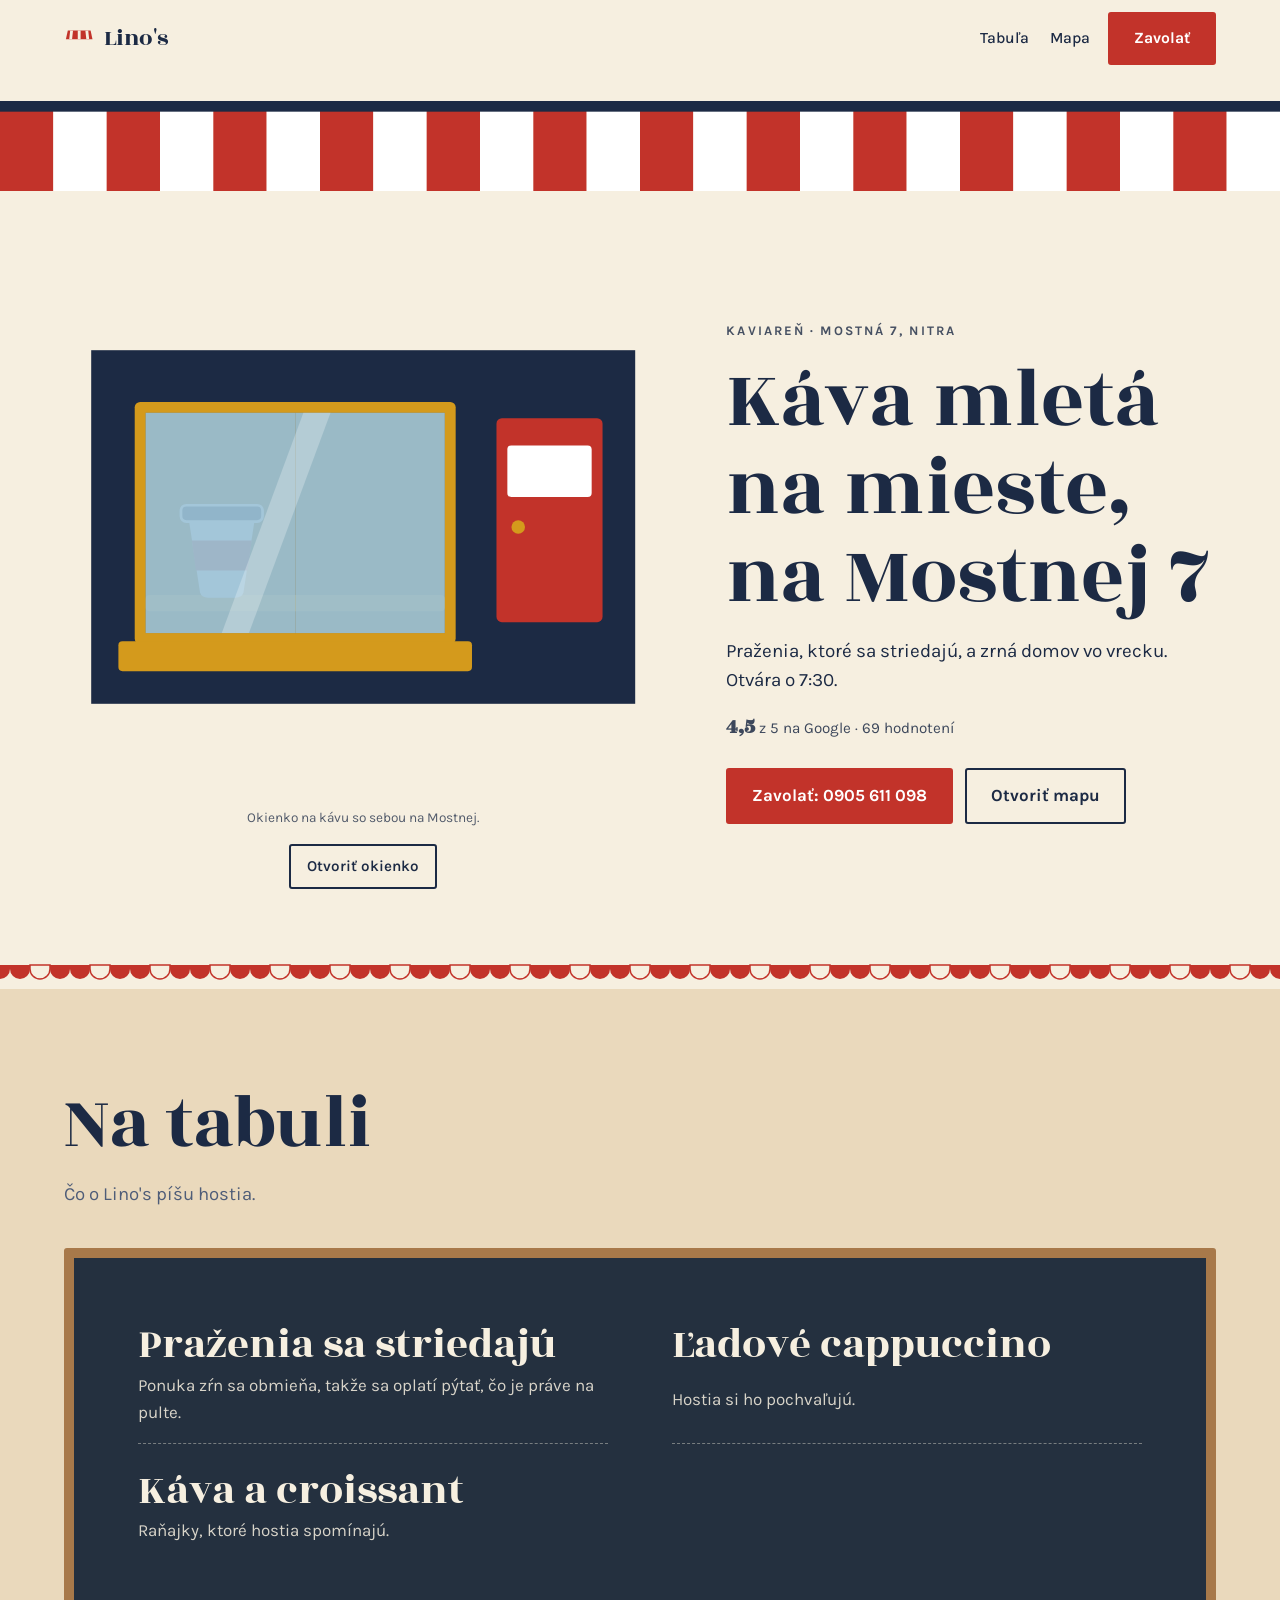
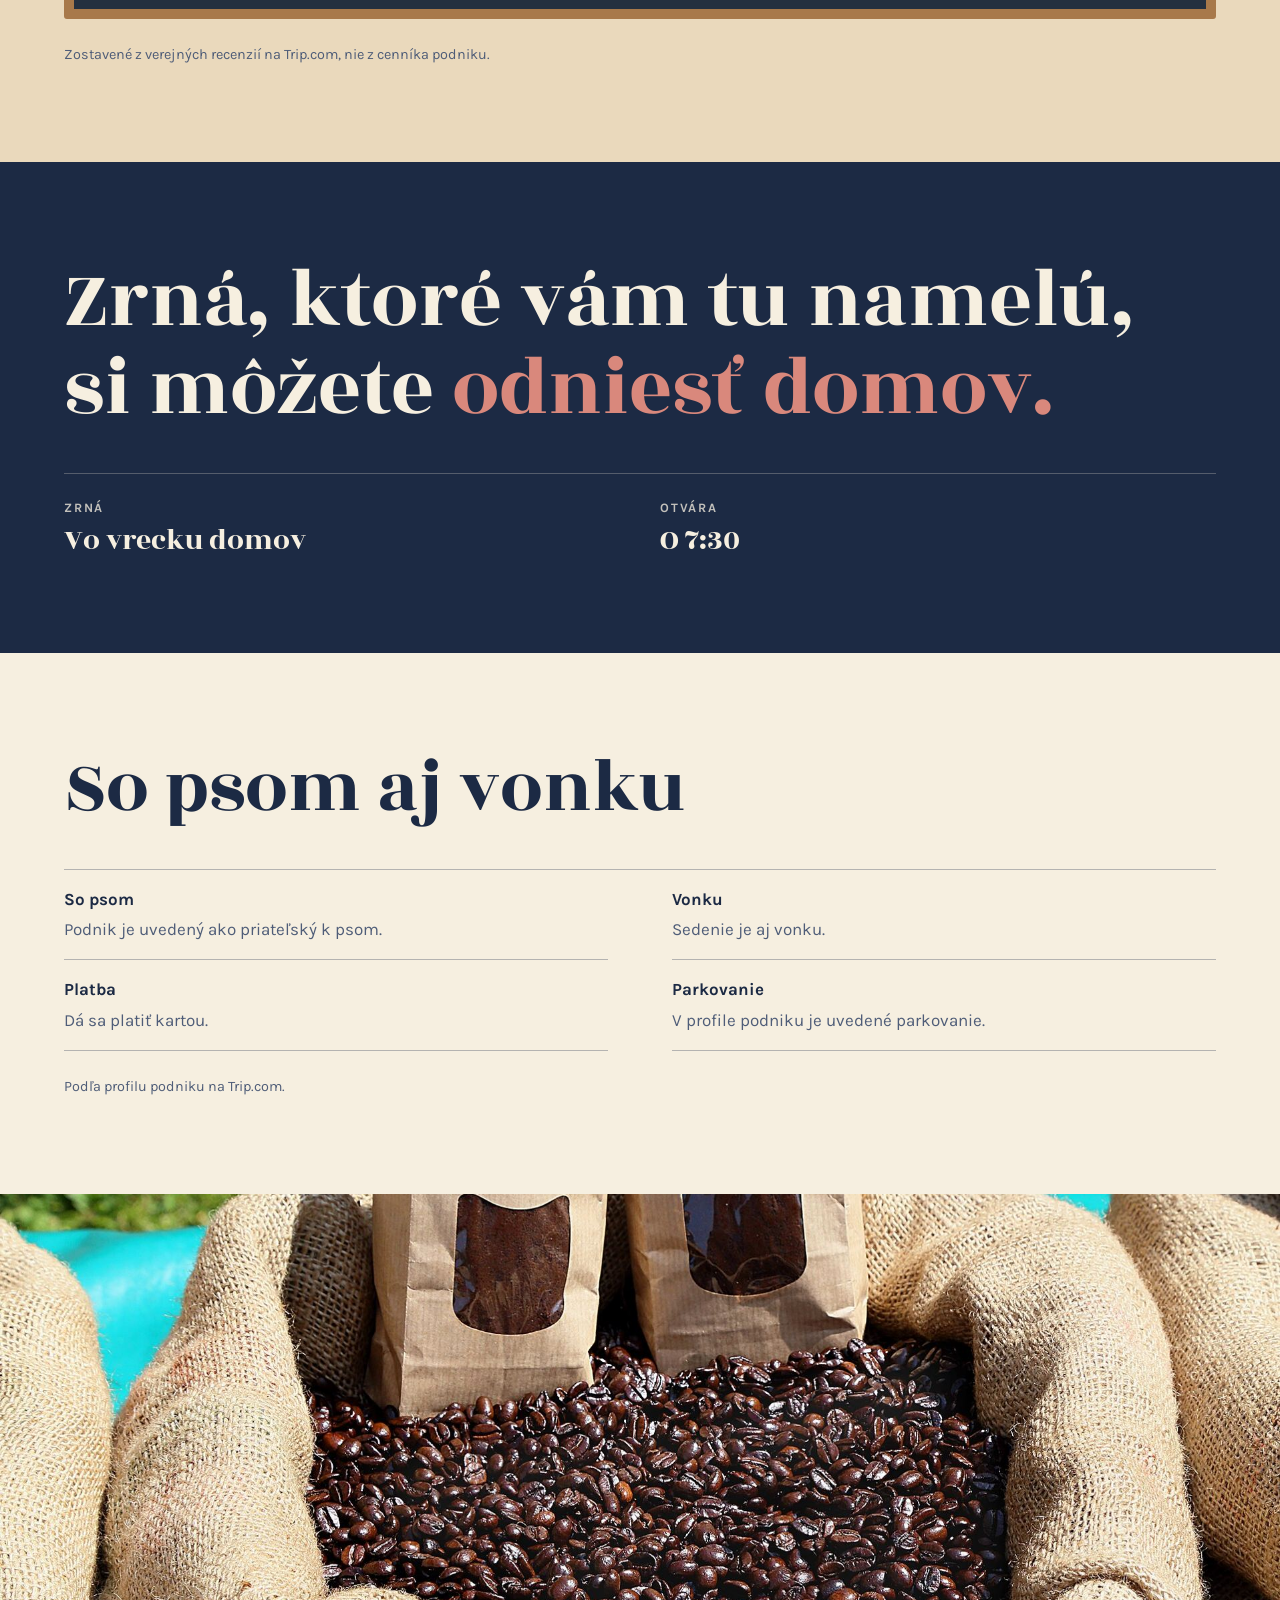
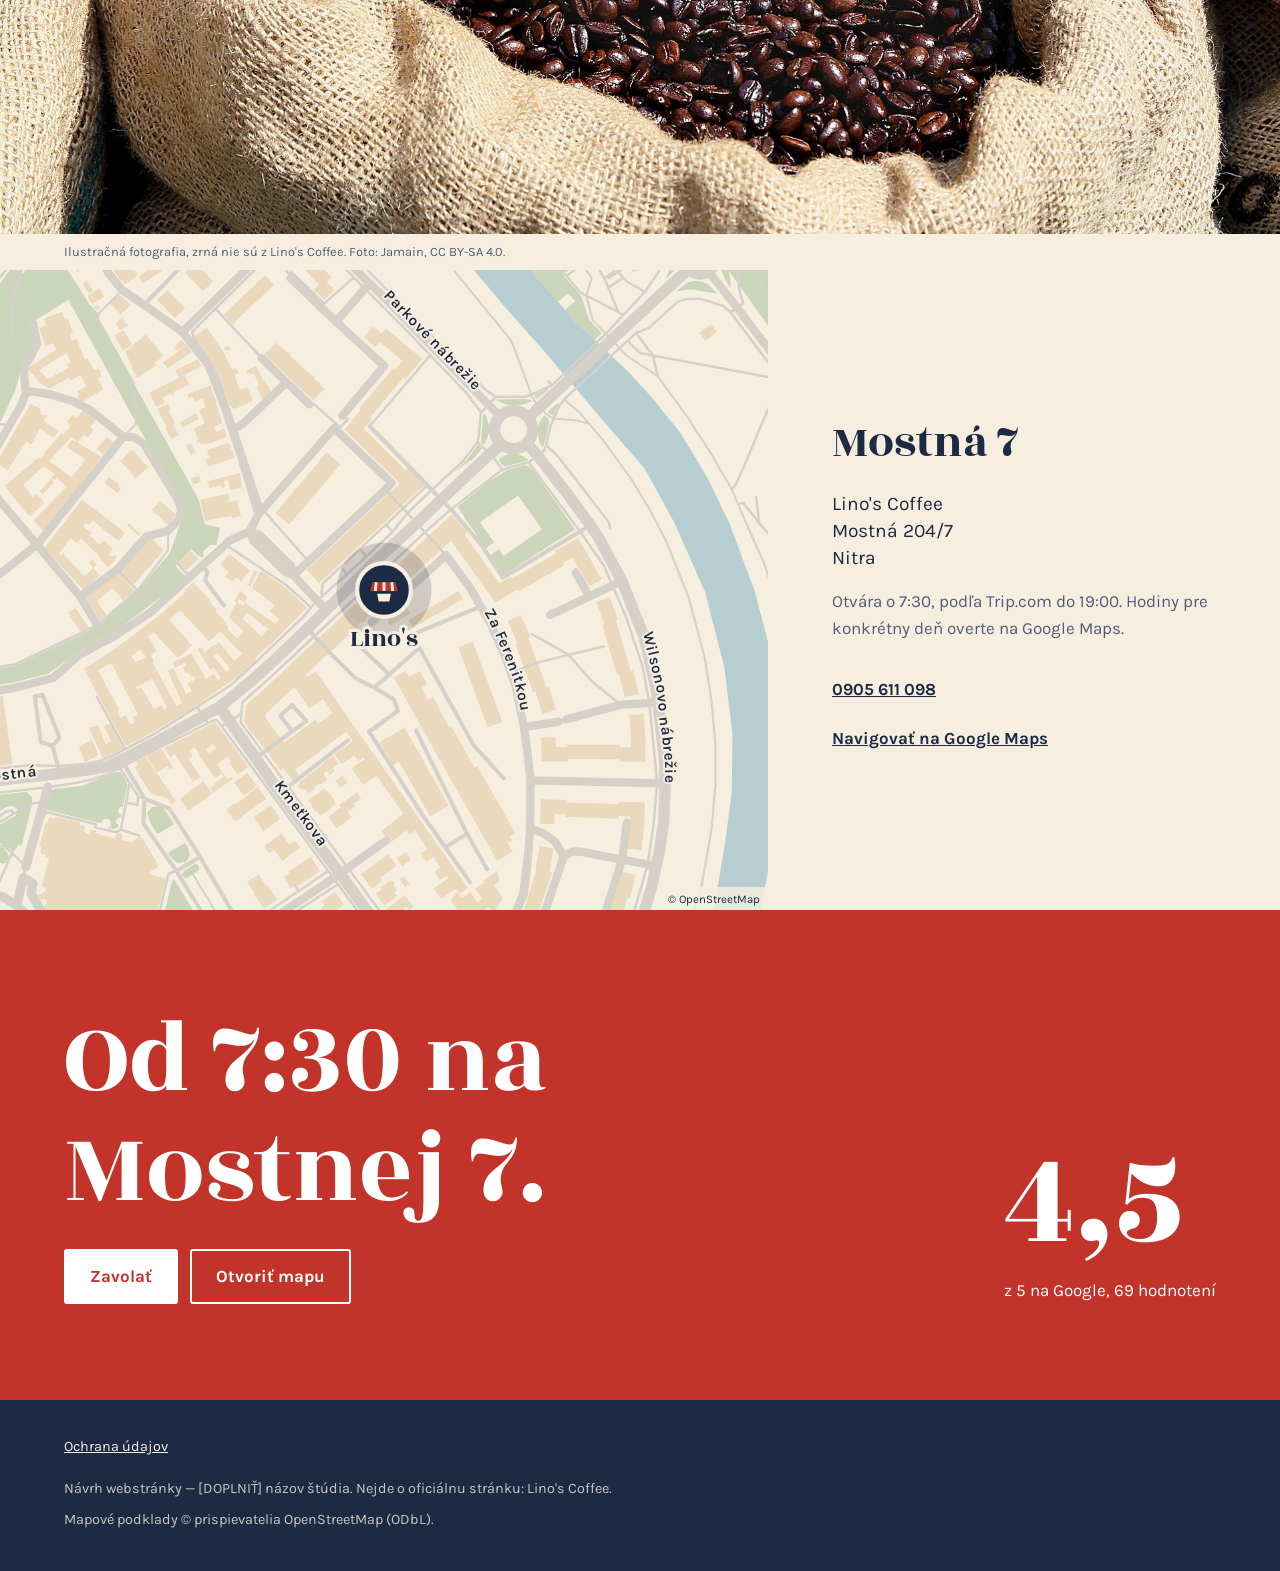
<file: index.html>
<!doctype html>
<html lang="sk">
<head>
  <meta charset="utf-8">
  <meta name="viewport" content="width=device-width, initial-scale=1">
  <title>Lino's Coffee Nitra | Káva mletá na mieste, Mostná 7</title>
  <meta name="description" content="Lino's Coffee na Mostnej 7 v Nitre: káva mletá na mieste, striedajúce sa praženia, zrná domov a ľadové cappuccino.">
  <meta name="theme-color" content="#f6efe0">
  <meta property="og:type" content="website">
  <meta property="og:locale" content="sk_SK">
  <meta property="og:title" content="Lino's Coffee Nitra | Káva mletá na mieste, Mostná 7">
  <meta property="og:description" content="Kaviareň na Mostnej 7 v Nitre.">
  <meta property="og:image" content="assets/og.jpg">
  <meta property="og:image:width" content="1200">
  <meta property="og:image:height" content="630">
  <meta property="og:image:alt" content="Pruhovaná markíza nad kaviarenským oknom a pultom s papierovým pohárom kávy">
  <link rel="icon" href="assets/favicon.svg" type="image/svg+xml">
  <link rel="preconnect" href="https://fonts.googleapis.com">
  <link rel="preconnect" href="https://fonts.gstatic.com" crossorigin>
  <link href="https://fonts.googleapis.com/css2?family=Rozha+One&family=Karla:wght@400;500;700&display=swap" rel="stylesheet">
  <link rel="stylesheet" href="style.css">
  <script defer src="idea.js"></script>
  <script defer src="site.js"></script>
  <script type="application/ld+json">
{
  "@context": "https://schema.org",
  "@type": "CafeOrCoffeeShop",
  "name": "Lino's Coffee",
  "address": {
    "@type": "PostalAddress",
    "streetAddress": "Mostná 204/7",
    "addressLocality": "Nitra",
    "addressCountry": "SK"
  },
  "telephone": "+421905611098"
}
  </script>
</head>
<body>
  <a class="skip-link" href="#ponuka">Preskočiť na obsah</a>

  <header class="topbar">
    <a class="brand" href="#top" aria-label="Lino's Coffee, začiatok stránky"><svg class="brand-mark" viewBox="0 0 32 32" aria-hidden="true" focusable="false"><path d="M4 8 H28 L30 17 H2Z" fill="#c2332a"/><path d="M8 8 L7 17 M16 8 V17 M24 8 L25 17" stroke="#f6efe0" stroke-width="3"/><path d="M9 20 H23 L21.5 28 H10.5Z" fill="#f6efe0"/></svg><span>Lino's</span></a>
    <nav class="topbar-nav" aria-label="Hlavná navigácia">
      <a href="#ponuka">Tabuľa</a>
      <a href="#hodiny">Mapa</a>
      <a class="button topbar-cta" href="tel:+421905611098">Zavolať</a>
    </nav>
  </header>

  <main id="top">
    <section class="hero hero--reverse">
<div class="hero-banner hero-banner--awning" aria-hidden="true"><svg class="art" viewBox="0 0 1200 130" preserveAspectRatio="xMidYMin slice"><g class="awning"><rect class="fa1" x="0" y="0" width="50" height="100"/><path class="fa1" d="M0 100 A25 25 0 0 0 50 100Z"/><rect class="fa6" x="50" y="0" width="50" height="100"/><path class="fa6" d="M50 100 A25 25 0 0 0 100 100Z"/><rect class="fa1" x="100" y="0" width="50" height="100"/><path class="fa1" d="M100 100 A25 25 0 0 0 150 100Z"/><rect class="fa6" x="150" y="0" width="50" height="100"/><path class="fa6" d="M150 100 A25 25 0 0 0 200 100Z"/><rect class="fa1" x="200" y="0" width="50" height="100"/><path class="fa1" d="M200 100 A25 25 0 0 0 250 100Z"/><rect class="fa6" x="250" y="0" width="50" height="100"/><path class="fa6" d="M250 100 A25 25 0 0 0 300 100Z"/><rect class="fa1" x="300" y="0" width="50" height="100"/><path class="fa1" d="M300 100 A25 25 0 0 0 350 100Z"/><rect class="fa6" x="350" y="0" width="50" height="100"/><path class="fa6" d="M350 100 A25 25 0 0 0 400 100Z"/><rect class="fa1" x="400" y="0" width="50" height="100"/><path class="fa1" d="M400 100 A25 25 0 0 0 450 100Z"/><rect class="fa6" x="450" y="0" width="50" height="100"/><path class="fa6" d="M450 100 A25 25 0 0 0 500 100Z"/><rect class="fa1" x="500" y="0" width="50" height="100"/><path class="fa1" d="M500 100 A25 25 0 0 0 550 100Z"/><rect class="fa6" x="550" y="0" width="50" height="100"/><path class="fa6" d="M550 100 A25 25 0 0 0 600 100Z"/><rect class="fa1" x="600" y="0" width="50" height="100"/><path class="fa1" d="M600 100 A25 25 0 0 0 650 100Z"/><rect class="fa6" x="650" y="0" width="50" height="100"/><path class="fa6" d="M650 100 A25 25 0 0 0 700 100Z"/><rect class="fa1" x="700" y="0" width="50" height="100"/><path class="fa1" d="M700 100 A25 25 0 0 0 750 100Z"/><rect class="fa6" x="750" y="0" width="50" height="100"/><path class="fa6" d="M750 100 A25 25 0 0 0 800 100Z"/><rect class="fa1" x="800" y="0" width="50" height="100"/><path class="fa1" d="M800 100 A25 25 0 0 0 850 100Z"/><rect class="fa6" x="850" y="0" width="50" height="100"/><path class="fa6" d="M850 100 A25 25 0 0 0 900 100Z"/><rect class="fa1" x="900" y="0" width="50" height="100"/><path class="fa1" d="M900 100 A25 25 0 0 0 950 100Z"/><rect class="fa6" x="950" y="0" width="50" height="100"/><path class="fa6" d="M950 100 A25 25 0 0 0 1000 100Z"/><rect class="fa1" x="1000" y="0" width="50" height="100"/><path class="fa1" d="M1000 100 A25 25 0 0 0 1050 100Z"/><rect class="fa6" x="1050" y="0" width="50" height="100"/><path class="fa6" d="M1050 100 A25 25 0 0 0 1100 100Z"/><rect class="fa1" x="1100" y="0" width="50" height="100"/><path class="fa1" d="M1100 100 A25 25 0 0 0 1150 100Z"/><rect class="fa6" x="1150" y="0" width="50" height="100"/><path class="fa6" d="M1150 100 A25 25 0 0 0 1200 100Z"/></g><rect class="fa3" x="0" y="0" width="1200" height="10"/></svg></div>
      <div class="hero-copy">
        <p class="hero-kicker">Kaviareň · Mostná 7, Nitra</p>
        <h1>Káva mletá na mieste, na Mostnej 7</h1>
        <p class="hero-lede">Praženia, ktoré sa striedajú, a zrná domov vo vrecku. Otvára o 7:30.</p>
        <p class="hero-rating"><strong>4,5</strong> z 5 na Google · 69 hodnotení</p>
        <div class="actions">
          <a class="button" href="tel:+421905611098">Zavolať: 0905 611 098</a>
          <a class="button button-ghost" href="https://www.google.com/maps/search/?api=1&amp;query=Lino%27s%20Coffee%20Mostn%C3%A1%20204/7%20Nitra" rel="noopener">Otvoriť mapu</a>
        </div>
      </div>
      <div class="hero-art">
        <svg class="art linos" viewBox="0 0 440 280" role="img" aria-label="Pruhovaná markíza nad kaviarenským oknom a pultom s papierovým pohárom kávy">
<rect class="fa3" x="20" y="10" width="400" height="260"/>
<rect class="fa5" x="52" y="48" width="236" height="178" rx="4"/>
<rect x="60" y="56" width="220" height="162" fill="#000" opacity=".35"/>
<rect class="fa5" x="60" y="190" width="220" height="12" rx="3"/>
<path class="sa6 steam" style="--i:0" stroke-width="4" d="M104 118 q-8 -14 0 -26 q8 -12 0 -24"/><path class="sa6 steam" style="--i:1" stroke-width="4" d="M124 118 q-8 -14 0 -26 q8 -12 0 -24"/>
<rect class="fa3" x="86" y="124" width="60" height="12" rx="4" stroke="var(--art-6)" stroke-width="2"/>
<path class="fa6" d="M92 136 H140 L132 188 Q131 192 126 192 H106 Q101 192 100 188Z"/>
<path class="fa1" d="M94 150 H138 L135 172 H97Z"/>
<rect class="fa4 pane pane-slide" x="60" y="56" width="110" height="162" opacity=".92"/>
<rect class="fa4 pane" x="170" y="56" width="110" height="162" opacity=".92"/>
<path d="M176 56 L196 56 L136 218 L116 218Z" fill="#fff" opacity=".25"/>
<rect class="fa5" x="40" y="224" width="260" height="22" rx="3"/>
<rect class="fa1" x="318" y="60" width="78" height="150" rx="4"/>
<circle class="fa5" cx="334" cy="140" r="5"/>
<rect class="fa6" x="326" y="80" width="62" height="38" rx="3"/>
        </svg>
<p class="idea-hint">Okienko na kávu so sebou na Mostnej.</p>
<div class="controls"><button class="control" type="button" data-window aria-pressed="false">Otvoriť okienko</button></div>
      </div>
    </section>

    <div class="divider" aria-hidden="true"></div>

    <section class="block tone-alt " id="ponuka">
      <div class="block-inner">
        <h2 class="block-title">Na tabuli</h2><p class="block-lead">Čo o Lino's píšu hostia.</p>
        <div class="chalkboard"><div class="chalk-line"><span class="chalk-name">Praženia sa striedajú</span><p class="chalk-text">Ponuka zŕn sa obmieňa, takže sa oplatí pýtať, čo je práve na pulte.</p></div><div class="chalk-line"><span class="chalk-name">Ľadové cappuccino</span><p class="chalk-text">Hostia si ho pochvaľujú.</p></div><div class="chalk-line"><span class="chalk-name">Káva a croissant</span><p class="chalk-text">Raňajky, ktoré hostia spomínajú.</p></div></div>
        <p class="block-note">Zostavené z verejných recenzií na Trip.com, nie z cenníka podniku.</p>
      </div>
    </section>

    <section class="block tone-ink ">
      <div class="block-inner">
        <p class="statement-text">Zrná, ktoré vám tu namelú, si môžete <em>odniesť domov.</em></p>
        <dl class="statement-facts"><div><dt>Zrná</dt><dd>Vo vrecku domov</dd></div><div><dt>Otvára</dt><dd>O 7:30</dd></div></dl>
      </div>
    </section>

    <section class="block tone-base ">
      <div class="block-inner">
        <h2 class="block-title">So psom aj vonku</h2>
        <ul class="notes"><li class="note"><span class="note-title">So psom</span><p class="note-text">Podnik je uvedený ako priateľský k psom.</p></li><li class="note"><span class="note-title">Vonku</span><p class="note-text">Sedenie je aj vonku.</p></li><li class="note"><span class="note-title">Platba</span><p class="note-text">Dá sa platiť kartou.</p></li><li class="note"><span class="note-title">Parkovanie</span><p class="note-text">V profile podniku je uvedené parkovanie.</p></li></ul>
        <p class="block-note">Podľa profilu podniku na Trip.com.</p>
      </div>
    </section>

    <section class="block tone-base ">
      <figure class="photo-band">
        <img src="assets/photos/kavove-zrna.jpg" width="1916" height="1280" alt="Jutové vrece plné pražených kávových zŕn a dve papierové vrecká s kávou" loading="lazy">
        <figcaption>Ilustračná fotografia, zrná nie sú z Lino's Coffee. Foto: Jamain, CC BY-SA 4.0.</figcaption>
      </figure>
    </section>

    <section class="block tone-base " id="hodiny">
      <div class="place-grid">
        <div class="place-map"><svg class="street-map" viewBox="0 0 960 620" role="img" aria-label="Mapa okolia: Lino's Coffee" preserveAspectRatio="xMidYMid slice">
  <rect width="960" height="620" fill="var(--bg)"/>
  <path d="M1409.3 -224.2L1294.8 -265.0L1235.7 -278.8L1193.1 -280.0L1167.5 -278.8L1123.2 -267.2L1092.3 -256.1L1066.1 -241.5L1035.8 -216.5L977.5 -164.6L838.0 -38.9L813.4 -0.2L870.6 79.7L1050.6 -49.1L1169.7 109.3L1177.0 104.1L1196.9 88.3L1324.4 264.7L1353.0 243.1L1290.3 167.5L1305.3 154.9L1250.7 80.9L1313.9 21.2L1307.3 4.7L1358.2 -122.7L1366.2 -119.4L1409.3 -224.2ZM276.7 590.0L301.0 629.9L301.1 631.1L301.0 632.3L300.2 634.2L298.8 635.6L296.9 636.3L295.0 636.1L273.4 631.2L266.5 626.3L275.2 590.5L276.7 590.0ZM205.9 535.9L207.0 533.3L209.5 531.5L213.1 531.8L215.2 534.3L215.4 536.7L214.9 539.1L212.1 540.9L218.0 541.5L222.0 540.0L223.4 537.8L222.0 537.2L221.0 536.2L220.4 534.8L220.4 533.4L221.0 532.1L222.1 531.2L223.5 530.7L224.9 530.7L225.6 527.3L224.2 526.7L223.1 525.7L222.6 524.6L222.5 522.9L223.1 521.7L224.2 520.7L225.6 520.2L227.0 520.2L231.2 499.1L230.8 496.2L226.4 488.6L224.3 486.4L219.2 486.5L187.2 499.8L161.5 502.5L156.3 504.9L151.0 522.4L205.9 535.9ZM47.5 564.3L44.0 568.3L48.7 587.0L48.7 599.3L59.1 599.0L67.1 596.9L71.7 594.5L74.2 593.7L81.1 593.3L82.1 591.1L84.6 590.3L87.5 587.3L88.5 585.6L98.2 585.2L99.1 582.3L97.9 578.0L100.4 573.9L105.7 573.7L110.9 575.1L115.3 573.4L116.9 569.4L115.3 564.7L111.1 559.8L98.8 555.9L92.4 552.6L79.0 553.4L73.8 552.4L47.5 564.3ZM83.1 511.5L82.9 510.9L133.9 505.6L139.0 511.0L139.3 516.7L128.9 558.2L126.0 556.3L121.2 564.0L109.3 555.5L100.2 551.2L99.7 546.3L101.0 540.1L106.9 538.0L123.1 528.7L125.3 522.9L120.4 519.1L114.4 520.3L108.9 523.8L102.9 524.0L89.6 518.6L83.1 511.5ZM260.4 546.7L276.5 537.0L270.5 527.1L269.1 524.9L263.6 519.6L255.4 520.2L250.3 526.1L253.2 534.6L260.4 546.7ZM295.1 576.5L286.7 582.0L284.6 584.3L284.9 587.1L287.0 588.9L289.5 588.7L294.0 585.8L319.9 628.2L321.1 628.4L321.4 627.3L295.6 584.8L299.7 582.1L301.1 580.3L300.9 577.7L298.9 575.7L297.0 575.5L295.1 576.5ZM52.7 557.1L30.0 558.9L30.0 551.1L26.2 542.2L17.1 528.2L14.9 518.8L79.3 511.2L88.0 522.8L88.5 529.7L77.5 537.6L72.5 546.9L52.7 557.1ZM287.4 554.8L289.9 559.0L292.1 567.0L288.2 573.2L279.9 574.6L273.4 569.2L271.0 564.9L287.4 554.8ZM313.7 655.3L312.5 656.2L293.7 668.6L257.8 661.0L264.1 635.7L309.5 646.9L313.1 651.0L313.7 655.3ZM104.7 -137.0L69.1 -149.7L8.5 -163.5L-36.4 -171.8L-79.2 -168.5L-116.4 -156.7L-119.0 -156.1L-139.0 -149.0L-179.3 -112.2L-187.9 -97.0L-195.9 -77.6L-201.0 -52.8L-206.7 -12.1L-209.5 20.4L-210.3 41.2L-196.0 131.3L-188.2 187.1L-187.4 200.1L-192.8 231.6L-174.5 258.4L-149.9 153.6L-139.8 129.8L-126.1 115.0L-124.2 83.7L-134.4 71.6L-114.1 -34.2L-112.0 -69.7L-124.8 -73.2L-118.5 -104.3L-99.5 -101.2L-90.6 -110.7L-82.0 -93.7L-55.5 -90.4L-44.1 -91.8L-43.3 -86.2L10.7 -78.9L12.3 -90.2L40.6 -92.1L35.4 -77.3L49.0 -69.2L65.1 -54.2L72.8 -51.5L93.0 -33.8L99.7 -35.2L138.1 -13.1L149.4 -7.7L145.1 0.7L152.3 42.7L174.2 28.9L240.2 148.6L287.3 231.3L272.7 274.1L241.2 310.3L203.6 344.9L123.3 383.1L3.6 402.7L-33.0 402.7L-90.6 392.2L-125.2 391.7L-106.8 401.9L-74.7 406.5L-74.7 417.5L-57.9 418.7L23.3 416.1L123.6 399.1L155.3 390.7L187.1 367.3L221.6 348.4L289.0 298.1L277.7 286.8L293.5 270.0L299.4 276.6L304.7 279.0L305.4 272.3L311.5 266.4L317.9 266.6L321.1 249.8L306.4 246.5L300.5 222.5L237.0 108.7L203.0 47.7L203.4 42.3L195.0 33.7L157.5 -25.4L147.2 -53.1L140.9 -71.7L129.6 -87.8L119.0 -104.6L103.2 -133.8L104.7 -137.0ZM45.1 54.1L9.9 110.2L7.1 127.4L12.6 140.2L26.3 140.4L57.7 130.2L83.0 131.3L100.3 147.3L104.6 155.8L122.5 117.2L129.3 93.2L134.5 83.2L140.6 71.4L137.6 50.9L152.3 42.7L145.1 0.7L149.4 -7.7L138.1 -13.1L130.6 3.4L119.8 -3.1L104.1 18.6L91.2 10.9L45.1 54.1ZM-9.9 95.5L14.3 86.3L32.5 55.2L31.7 45.4L10.7 16.4L3.4 23.7L9.9 43.0L-9.9 95.5ZM591.2 270.6L582.6 276.6L595.6 295.7L664.9 251.2L624.0 193.3L620.4 190.3L615.6 189.2L599.7 193.7L581.3 204.9L551.2 229.4L578.4 269.8L586.7 264.1L572.8 244.3L609.9 218.4L632.9 251.2L595.8 277.1L591.2 270.6ZM184.2 677.6L189.6 656.7L196.0 652.8L283.0 673.4L283.2 676.0L256.0 693.1L204.5 703.1L208.7 683.5L184.2 677.6ZM778.3 -9.4L778.4 -11.8L779.2 -14.1L780.7 -16.1L783.7 -17.9L787.2 -18.3L790.5 -17.1L793.0 -14.7L794.2 -11.4L793.9 -7.9L792.1 -4.9L789.2 -2.9L785.7 -2.3L782.4 -3.3L780.4 -4.9L779.0 -6.9L778.3 -9.4ZM-536.9 -541.2L-542.9 -541.9L-545.4 -541.5L-547.6 -538.5L-581.7 -468.8L-614.7 -399.5L-621.1 -402.0L-619.8 -404.5L-631.5 -410.1L-604.9 -466.6L-566.0 -540.7L-533.1 -610.3L-517.9 -637.0L-501.0 -665.9L-487.5 -685.7L-467.6 -711.1L-447.3 -733.6L-429.7 -752.0L-408.5 -770.3L-385.6 -788.3L-353.4 -811.8L-331.4 -824.3L-317.1 -831.2L-296.5 -840.0L-267.1 -851.5L-226.1 -864.7L-206.2 -872.7L-203.0 -874.0L-181.1 -876.7L-150.6 -878.3L-128.3 -878.3L-97.6 -878.0L-67.7 -878.8L-56.6 -870.8L-56.2 -867.0L-39.1 -864.6L-18.2 -860.4L1.9 -855.8L24.3 -848.8L51.5 -839.7L77.3 -829.4L96.0 -819.9L116.8 -809.0L133.5 -799.6L153.2 -786.5L172.3 -772.2L198.1 -750.5L217.2 -732.6L232.5 -717.4L243.1 -704.2L256.4 -686.8L271.1 -665.8L284.7 -645.2L294.5 -628.1L306.4 -604.9L317.1 -580.8L342.0 -517.8L365.9 -456.9L383.6 -415.2L408.4 -362.4L425.9 -327.3L456.8 -270.8L495.2 -207.3L518.7 -171.6L532.2 -151.1L557.7 -115.0L581.8 -82.2L627.7 -25.0L653.2 4.5L670.2 24.2L671.6 27.1L679.0 48.8L690.9 61.3L684.1 67.9L664.5 49.5L655.5 39.0L665.2 30.1L658.0 22.5L648.7 31.1L614.2 -8.9L564.5 -72.2L522.5 -130.5L485.5 -184.9L455.0 -237.9L423.0 -291.3L390.7 -354.0L368.3 -403.9L379.2 -409.1L374.6 -419.5L363.2 -415.1L347.6 -452.3L316.6 -529.2L289.5 -592.8L274.3 -623.1L263.2 -642.5L248.4 -663.9L234.7 -682.1L221.5 -698.1L210.0 -711.2L197.4 -724.4L182.5 -738.9L159.5 -756.3L126.9 -780.9L104.4 -794.1L80.8 -805.7L45.5 -821.0L21.7 -828.3L-11.3 -837.5L-37.0 -844.2L-52.7 -845.7L-77.3 -848.1L-107.6 -849.8L-132.1 -848.3L-163.7 -844.8L-192.1 -841.1L-209.7 -836.9L-242.2 -828.0L-269.8 -818.8L-297.7 -806.0L-324.5 -792.6L-354.0 -774.9L-372.3 -761.7L-392.4 -744.5L-414.3 -725.4L-437.7 -701.6L-450.1 -686.1L-469.7 -660.5L-480.0 -643.8L-495.0 -616.5L-511.3 -583.8L-531.9 -539.2L-536.9 -541.2ZM-10.8 547.3L0.8 554.9L5.7 560.4L17.6 564.2L36.7 614.5L28.5 622.8L25.9 629.9L19.8 635.8L10.3 629.5L-10.8 547.3ZM408.4 -362.4L425.9 -327.3L456.8 -270.8L495.2 -207.3L518.7 -171.6L532.2 -151.1L557.7 -115.0L581.8 -82.2L627.7 -25.0L653.2 4.5L668.7 -7.2L629.1 -53.4L590.8 -96.4L539.3 -167.9L510.7 -216.1L475.7 -278.7L453.7 -316.2L429.0 -363.8L424.1 -367.0L414.2 -367.5L408.4 -362.4ZM796.0 -31.8L803.7 -35.2L815.5 -43.5L815.0 -44.5L804.9 -41.2L797.4 -40.2L790.6 -40.1L780.6 -42.2L766.3 -46.0L767.4 -44.2L776.3 -35.3L782.6 -32.1L788.7 -31.2L796.0 -31.8ZM814.5 15.7L816.1 15.0L813.4 -3.0L813.9 -14.1L817.4 -28.1L811.2 -21.6L808.2 -15.1L806.8 0.2L810.3 8.7L814.5 15.7ZM764.1 19.8L774.2 12.1L780.4 10.6L787.8 11.1L794.4 14.2L803.1 23.1L778.2 18.8L770.0 19.4L764.8 20.8L764.1 19.8ZM754.4 8.0L762.8 -1.6L764.6 -7.5L765.4 -20.3L763.6 -26.0L753.9 -40.5L753.9 -37.3L758.3 -24.1L757.8 -7.0L756.4 -1.2L753.3 7.4L754.4 8.0ZM638.4 137.7L641.2 139.8L644.1 141.0L647.6 132.9L649.2 129.9L648.6 129.2L642.3 133.6L638.4 137.7ZM633.6 172.5L636.0 165.2L640.1 146.8L639.7 144.3L635.2 140.6L633.0 143.5L631.0 146.6L629.6 150.1L628.8 153.8L628.7 156.7L629.2 160.3L630.0 164.1L631.2 167.4L633.6 172.5ZM590.9 184.0L594.8 188.9L597.4 190.1L601.5 189.3L620.3 184.2L616.2 181.4L612.4 179.3L608.9 178.1L605.3 177.9L601.8 178.2L598.4 179.2L595.0 180.6L592.8 182.2L590.9 184.0ZM625.8 121.0L627.5 125.0L637.8 117.5L639.0 116.2L638.0 115.1L635.1 116.6L625.8 121.0ZM588.8 126.0L593.5 128.4L598.0 130.1L603.3 131.1L609.3 131.3L614.3 130.4L619.7 128.7L623.1 127.1L621.8 125.7L617.5 125.0L589.3 125.4L588.8 126.0ZM548.9 195.2L567.9 181.3L574.7 173.0L572.7 170.4L571.3 169.9L570.3 170.0L560.1 184.4L548.6 194.9L548.9 195.2ZM573.9 166.8L577.1 169.4L580.1 162.8L581.7 157.5L582.1 153.9L581.8 150.9L580.4 145.8L578.4 140.4L577.2 138.5L576.0 140.6L573.9 166.8Z" fill="color-mix(in srgb, #4f8a4a 26%, var(--bg))"/>
  <path d="M79.4 654.8L81.9 653.6L84.6 653.0L87.3 653.0L90.0 653.8L92.4 655.1L94.4 657.1L95.9 659.4L96.8 662.0L97.1 664.8L96.6 667.5L95.6 670.0L93.9 672.2L91.6 674.1L88.9 675.3L86.0 675.8L83.0 675.5L80.3 674.5L77.9 672.8L76.0 670.5L74.7 667.8L74.2 664.9L74.5 661.9L75.5 659.1L77.1 656.7L79.4 654.8ZM-645.2 -280.9L-651.4 -283.8L-657.0 -276.0L-667.3 -238.6L-706.1 -111.8L-723.2 -52.3L-733.2 -27.0L-749.1 5.2L-772.0 49.4L-794.5 86.2L-823.7 130.5L-852.0 170.7L-883.1 211.4L-913.8 246.1L-936.4 271.8L-969.9 305.4L-1007.3 340.5L-1038.4 366.4L-1076.1 396.0L-1106.6 418.0L-1139.7 440.9L-1175.7 463.5L-1223.3 489.8L-1249.3 503.4L-1277.0 515.7L-1286.2 519.2L-1345.7 544.4L-1410.1 566.5L-1453.5 579.9L-1499.7 590.7L-1534.5 596.8L-1573.6 602.1L-1621.9 608.7L-1665.7 613.6L-1717.2 615.5L-1771.4 616.0L-1823.5 613.7L-1881.8 609.6L-1921.2 604.4L-1966.5 595.6L-2017.2 582.6L-2081.3 563.2L-2192.6 522.6L-2248.4 498.9L-2324.5 464.6L-2621.3 251.3L-2758.3 142.8L-2816.6 100.2L-2968.5 11.5L-3025.3 -12.9L-3132.3 -58.2L-3237.0 -104.6L-3350.1 -154.7L-3442.0 -194.9L-3478.9 -209.7L-3523.2 -232.0L-3544.9 -192.2L-3446.9 -140.8L-3367.3 -109.4L-3267.6 -70.1L-3174.5 -23.1L-3124.8 -0.8L-3023.1 50.9L-2965.9 82.3L-2539.8 391.3L-2439.5 459.6L-2389.8 490.8L-2348.1 515.3L-2275.6 557.8L-2209.3 582.1L-2038.1 638.6L-1909.1 663.1L-1775.1 673.1L-1629.1 670.2L-1529.3 654.6L-1443.8 633.9L-1361.2 607.5L-1218.7 549.8L-1107.5 487.8L-1020.6 424.4L-955.8 369.6L-855.3 265.5L-792.6 185.0L-747.0 118.1L-666.5 -32.3L-613.8 -154.8L-578.6 -221.8L-553.1 -276.0L-558.0 -279.2L-540.4 -315.2L-531.5 -354.6L-511.6 -460.0L-496.9 -523.1L-488.6 -548.8L-459.1 -612.2L-417.8 -670.6L-360.8 -721.9L-311.7 -759.6L-262.9 -784.5L-228.0 -795.5L-186.3 -806.1L-142.8 -811.8L-94.8 -812.5L-45.9 -807.8L5.0 -796.6L51.7 -780.3L105.9 -751.8L145.7 -719.8L175.0 -695.5L203.5 -661.3L235.5 -611.5L255.5 -575.1L286.8 -501.1L308.2 -451.9L324.6 -403.4L344.5 -348.6L368.8 -304.4L386.6 -266.7L411.5 -225.3L435.7 -184.0L483.5 -112.1L523.4 -52.9L559.0 -9.5L596.8 35.4L636.7 80.3L690.1 143.7L732.8 192.9L762.0 246.3L791.3 312.6L809.8 385.2L817.6 450.1L816.9 506.4L810.5 554.1L800.5 614.7L783.4 664.5L755.6 728.7L743.5 747.9L695.1 817.0L620.3 906.8L570.4 971.6L513.4 1042.2L454.3 1117.7L396.5 1192.5L336.0 1270.9L286.1 1339.3L256.9 1389.9L232.7 1444.1L215.6 1503.9L205.6 1553.1L199.2 1596.6L196.3 1665.7L207.0 1747.6L216.3 1801.8L234.1 1857.4L266.9 1926.5L303.9 1986.4L469.2 2216.6L555.4 2337.7L666.6 2490.9L703.6 2548.0L730.7 2607.8L749.9 2663.4L764.9 2737.5L769.2 2789.6L764.2 2985.5L760.6 3093.2L757.1 3207.2L754.9 3308.4L757.1 3354.8L769.2 3421.8L801.2 3534.4L817.6 3584.3L835.4 3654.1L854.7 3720.4L861.8 3757.5L861.8 3803.8L859.7 3860.8L849.0 3917.9L813.3 4029.0L771.3 4136.7L725.7 4266.4L708.6 4309.2L694.1 4348.9L679.4 4389.0L621.7 4525.9L559.7 4686.3L539.0 4739.0L521.9 4816.7L514.8 4844.5L510.5 4908.0L511.0 4956.4L515.9 4956.4L515.8 4963.6L510.7 4963.5L511.2 4976.4L519.8 5025.6L534.8 5080.5L549.0 5125.4L566.8 5166.8L588.9 5210.3L623.8 5272.3L682.3 5377.8L728.6 5459.8L753.5 5509.0L772.7 5554.6L793.4 5620.9L801.7 5640.3L811.2 5681.5L841.1 5789.9L863.9 5859.1L885.3 5908.3L908.8 5948.9L937.3 5985.3L947.4 5996.8L979.4 6028.0L1010.0 6055.8L1048.5 6078.0L1102.8 6105.5L1148.5 6131.7L1211.6 6169.9L1269.3 6202.7L1343.4 6241.9L1400.4 6286.9L1445.3 6335.3L1481.2 6383.6L1495.7 6403.2L1509.9 6422.2L1530.1 6449.4L1570.0 6502.9L1577.8 6498.6L1583.9 6506.0L1590.7 6514.3L1580.0 6520.7L1803.0 6806.7L1868.5 6886.5L1920.6 6951.4L1984.7 7016.3L2004.7 7037.4L2022.4 7056.2L2086.8 7093.9L2172.0 7143.9L2255.2 7177.4L2340.1 7201.3L2444.4 7227.4L2537.4 7238.4L2642.9 7234.0L2744.0 7226.9L2800.1 7213.3L2840.3 7203.8L2955.4 7161.6L3049.3 7131.2L3137.0 7118.4L3210.5 7119.5L3267.9 7125.5L3322.1 7137.9L3384.8 7158.1L3448.9 7182.1L3509.6 7217.3L3703.2 7417.1L3763.0 7472.7L3909.1 7569.7L4083.0 7655.2L4207.6 7722.3L4265.3 7765.8L4363.0 7865.6L4450.6 7996.1L4520.4 8105.3L4605.2 8218.7L4672.2 8287.1L4821.1 8409.1L4970.7 8533.2L5073.4 8689.1L5097.5 8754.7L5258.8 9460.8L5302.1 9582.8L5339.4 9661.5L5393.8 9754.3L5466.3 9842.1L5614.4 9950.0L5730.3 10006.5L5855.3 10048.9L5968.1 10066.0L6071.9 10073.1L6284.5 10051.9L6648.0 10006.9L7035.0 9971.5L7076.9 9979.4L7147.5 10018.0L7219.4 10082.0L7267.7 10162.7L7567.3 10759.0L7611.9 10827.2L7649.1 10874.5L7695.8 10913.2L7749.5 10958.4L7839.7 11016.3L7945.6 11074.0L8121.4 11179.3L8270.9 11289.3L8410.2 11460.6L8495.6 11604.7L8612.1 11844.8L8669.4 11945.8L8754.6 12175.6L9418.9 13787.3L9586.7 14197.2L9605.7 14286.1L9608.1 14391.8L9593.0 14521.5L9568.9 14594.8L9385.7 14957.3L9349.4 15078.7L9338.7 15150.9L9332.3 15272.6L9343.0 15343.7L9398.8 15509.3L9517.5 15800.7L9540.6 15879.3L9564.9 15939.2L9578.1 15977.1L9587.6 16019.4L9653.4 16471.4L9695.2 16606.0L9730.3 16594.8L9708.2 16527.2L9692.5 16466.6L9681.2 16397.3L9664.2 16265.9L9649.5 16145.6L9630.2 16014.6L9612.6 15949.9L9583.8 15872.9L9548.2 15774.2L9392.3 15385.1L9376.0 15322.0L9370.9 15287.5L9368.5 15240.9L9367.5 15181.0L9371.1 15143.0L9379.1 15097.0L9392.8 15043.1L9412.2 14988.7L9430.8 14942.7L9589.1 14634.8L9611.0 14585.4L9627.7 14530.1L9641.2 14449.0L9649.4 14378.1L9640.2 14293.6L9626.6 14216.3L9515.5 13881.8L9226.3 13185.1L9172.5 13057.4L9093.7 12860.7L8969.4 12566.6L8874.1 12334.0L8681.5 11901.5L8661.0 11839.7L8647.4 11776.2L8568.2 11602.0L8514.1 11505.3L8442.5 11390.9L8361.2 11292.3L8213.9 11158.1L8051.8 11054.8L7808.0 10918.5L7768.7 10883.2L7665.9 10791.4L7648.8 10765.2L7427.1 10322.1L7298.1 10081.0L7269.9 10041.5L7233.9 10001.1L7206.3 9975.1L7162.6 9960.8L7118.3 9938.2L7063.4 9920.1L6991.7 9909.0L6877.0 9920.0L6723.7 9949.4L6520.8 9977.5L6343.3 10003.3L6219.1 10020.1L6122.7 10028.0L6035.2 10031.3L5944.2 10020.0L5844.6 10004.4L5741.4 9965.1L5639.4 9905.2L5557.5 9838.1L5474.6 9753.0L5409.6 9659.8L5357.5 9563.7L5304.1 9410.3L5211.4 9025.0L5115.1 8696.2L5103.1 8665.9L5081.6 8628.5L5016.5 8535.1L5008.8 8522.7L5006.7 8512.7L5006.0 8501.9L4957.1 8466.8L4710.6 8253.2L4631.8 8176.1L4573.4 8090.1L4430.4 7872.0L4377.0 7793.8L4354.9 7769.3L4322.0 7741.5L4271.4 7704.5L4228.7 7676.1L4108.5 7614.8L3921.2 7533.5L3880.2 7508.4L3802.9 7451.3L3762.6 7414.1L3736.0 7383.6L3565.6 7215.0L3524.6 7179.2L3501.3 7161.9L3468.6 7144.7L3433.9 7127.1L3358.2 7098.1L3292.3 7080.3L3236.9 7071.8L3183.4 7067.2L3147.4 7068.6L3113.8 7071.4L3062.8 7079.5L3005.8 7092.0L2964.6 7104.7L2884.8 7134.6L2828.7 7156.8L2780.9 7173.8L2727.3 7181.7L2674.5 7184.5L2608.0 7186.4L2509.3 7188.1L2455.1 7183.5L2414.1 7177.4L2398.9 7175.1L2353.1 7165.1L2308.7 7152.5L2232.4 7125.1L2178.9 7100.0L2121.6 7064.1L2047.8 7011.8L2002.4 6973.8L1955.0 6929.8L1921.4 6889.5L1868.4 6821.3L1826.5 6763.4L1758.5 6673.9L1682.6 6575.4L1668.1 6508.6L1662.6 6498.6L1642.3 6513.5L1616.5 6481.3L1612.0 6475.6L1633.8 6460.5L1628.9 6453.0L1622.3 6448.4L1611.8 6445.0L1599.3 6445.0L1569.9 6403.8L1507.9 6324.9L1463.1 6271.0L1415.7 6223.3L1354.3 6182.0L1303.9 6139.6L1176.9 6071.0L1070.1 6011.6L1020.8 5978.3L993.6 5951.0L944.2 5873.4L927.1 5830.1L870.6 5636.5L845.4 5557.8L819.2 5495.3L779.4 5420.4L776.9 5415.7L734.9 5344.7L725.5 5328.9L636.9 5181.7L617.7 5141.4L596.8 5083.4L570.7 4983.8L570.0 4939.0L569.9 4900.3L572.3 4859.9L578.9 4819.8L588.9 4775.3L602.9 4727.5L695.9 4488.9L750.5 4342.4L775.8 4273.0L788.5 4238.3L847.7 4079.1L887.2 3978.3L896.1 3942.9L901.1 3906.1L907.5 3848.7L908.0 3760.8L900.6 3702.2L895.0 3671.8L867.4 3571.0L846.2 3498.5L828.5 3435.3L815.4 3382.3L808.4 3345.6L805.1 3298.3L807.4 3286.9L808.2 3283.0L820.8 3022.4L827.3 2822.4L825.8 2768.9L821.8 2729.6L815.7 2690.8L800.6 2637.4L787.5 2594.6L768.9 2555.8L755.3 2527.0L743.2 2506.4L725.5 2476.6L459.5 2114.3L366.8 1988.8L328.5 1933.4L296.8 1882.0L283.2 1848.8L265.6 1789.8L257.5 1744.4L246.4 1675.9L246.9 1619.0L251.5 1566.6L265.1 1506.1L286.7 1440.1L298.8 1417.4L333.6 1355.9L371.4 1304.6L422.2 1240.1L479.2 1167.0L553.2 1074.8L623.3 976.0L722.8 847.0L763.8 794.7L797.6 741.3L820.8 692.9L840.4 640.0L858.0 553.3L864.6 490.9L862.6 441.0L854.0 367.4L838.9 310.5L814.7 245.5L794.1 202.7L767.3 157.8L739.1 123.1L715.5 97.4L684.1 67.9L664.5 49.5L655.5 39.0L652.2 35.2L648.7 31.1L614.2 -8.9L564.5 -72.2L522.5 -130.5L485.5 -184.9L455.0 -237.9L423.0 -291.3L390.7 -354.0L368.3 -403.9L363.2 -415.1L347.6 -452.3L316.6 -529.2L289.5 -592.8L274.3 -623.1L263.2 -642.5L248.4 -663.9L234.7 -682.1L221.5 -698.1L210.0 -711.2L197.4 -724.4L182.5 -738.9L159.5 -756.3L126.9 -780.9L104.4 -794.1L80.8 -805.7L45.5 -821.0L21.7 -828.3L-11.3 -837.5L-37.0 -844.2L-52.7 -845.7L-77.3 -848.1L-107.6 -849.8L-132.1 -848.3L-163.7 -844.8L-192.1 -841.1L-209.7 -836.9L-242.2 -828.0L-269.8 -818.8L-297.7 -806.0L-324.5 -792.6L-354.0 -774.9L-372.3 -761.7L-392.4 -744.5L-414.3 -725.4L-437.7 -701.6L-450.1 -686.1L-469.7 -660.5L-480.0 -643.8L-495.0 -616.5L-511.3 -583.8L-531.9 -539.2L-575.3 -450.5L-580.3 -437.5L-585.5 -435.4L-608.4 -381.5L-615.8 -360.0L-607.4 -357.1L-612.3 -344.2L-637.7 -278.0L-645.2 -280.9Z" fill="color-mix(in srgb, #3a8fb7 34%, var(--bg))"/>
  <path d="M328.9 216.7L330.4 223.8L315.4 227.0L318.3 240.8L306.5 243.3L302.0 222.4L328.9 216.7ZM269.9 406.0L278.9 422.9L284.4 419.4L288.9 427.7L276.1 435.7L270.1 424.0L262.8 410.0L269.9 406.0ZM234.6 440.5L237.2 439.0L244.9 453.6L230.1 461.4L207.7 420.5L217.7 415.2L223.8 426.7L221.5 428.0L224.8 434.1L229.6 443.0L234.6 440.5ZM272.6 -4.4L269.1 -2.1L264.8 -8.6L268.3 -10.9L272.6 -4.4ZM8.8 656.7L3.4 658.0L2.7 655.2L3.5 655.0L2.1 649.8L6.6 648.3L8.8 656.7ZM255.7 395.7L239.5 403.9L237.7 404.7L237.4 404.0L233.7 396.9L234.3 396.5L251.2 388.3L255.7 395.7ZM327.3 343.9L329.4 346.1L328.1 347.6L325.8 345.5L327.3 343.9ZM-60.2 693.6L-62.6 673.3L-57.0 672.6L-52.6 692.8L-60.2 693.6ZM332.4 490.5L333.8 492.5L329.9 495.4L328.4 493.4L332.4 490.5ZM29.8 342.5L24.1 343.5L20.0 344.4L18.3 330.7L39.5 329.6L44.0 355.4L44.5 360.0L33.3 361.3L29.8 342.5ZM-56.1 219.5L-63.5 218.6L-63.8 217.0L-63.6 213.6L-62.7 213.7L-55.9 214.6L-56.1 219.5ZM364.0 558.3L380.6 546.0L388.4 556.8L393.8 552.8L398.9 559.8L381.4 572.5L373.5 561.7L369.0 565.1L364.0 558.3ZM306.9 379.8L299.5 367.5L302.7 365.4L305.8 370.3L305.5 370.3L310.3 377.9L306.9 379.8ZM-35.3 532.0L-32.3 550.7L-23.1 549.2L-20.9 563.1L-21.3 563.2L-35.9 565.6L-36.8 560.1L-38.8 560.5L-38.6 561.7L-45.1 562.8L-46.7 552.9L-48.4 553.2L-51.1 536.4L-49.4 536.2L-50.9 527.3L-54.6 527.8L-54.7 525.9L-54.8 516.9L-28.4 516.3L-26.0 530.5L-35.3 532.0ZM241.6 430.5L238.3 424.0L245.7 420.2L251.5 431.4L252.1 431.1L259.7 445.7L253.1 449.3L244.9 453.6L237.2 439.0L238.4 438.4L236.2 433.6L241.0 430.9L241.6 430.5ZM344.4 350.0L354.6 359.8L347.5 366.6L337.9 356.7L344.4 350.0ZM281.5 159.8L273.9 163.7L267.9 152.7L269.6 151.8L270.0 151.6L275.1 149.2L281.5 159.8ZM-60.6 525.9L-59.7 547.5L-63.4 548.0L-63.0 550.8L-67.9 551.6L-69.4 533.6L-69.6 517.3L-69.7 515.9L-55.0 516.2L-54.8 516.9L-54.7 525.9L-60.6 525.9ZM286.9 380.5L277.8 385.4L275.2 379.8L284.8 375.6L286.9 380.5ZM185.5 207.9L177.3 201.3L191.0 183.3L172.7 171.4L177.9 163.9L205.5 180.9L205.9 181.1L185.5 207.9ZM283.4 -11.5L279.7 -9.1L275.4 -15.6L279.1 -18.0L283.4 -11.5ZM266.8 426.1L270.1 424.0L276.1 435.7L259.7 445.7L252.1 431.1L251.5 431.4L245.7 420.2L239.1 407.4L240.8 406.6L244.9 404.1L256.7 424.9L258.8 424.9L264.4 421.7L266.8 426.1ZM334.7 496.5L347.4 487.1L356.9 499.7L344.2 509.0L334.7 496.5ZM270.2 95.7L265.8 89.3L289.2 73.0L293.6 79.4L270.2 95.7ZM327.1 522.7L335.9 516.3L336.5 517.3L340.6 514.3L348.5 524.9L335.7 534.6L327.1 522.7ZM277.3 74.5L283.3 67.9L288.5 72.5L279.7 78.4L277.3 74.5ZM-63.9 257.1L-64.6 295.1L-54.1 295.6L-53.5 308.9L-74.4 308.6L-72.4 263.0L-72.1 255.9L-63.9 257.1ZM-55.0 275.7L-45.8 275.4L-45.7 278.2L-54.9 278.5L-55.0 275.7ZM175.5 61.5L178.1 68.8L162.1 77.6L159.6 70.6L151.8 73.4L145.8 56.2L153.1 53.6L150.8 47.1L168.1 40.7L170.8 48.3L175.5 61.5ZM-24.5 219.0L-27.2 211.1L-25.9 210.6L-27.0 207.4L-24.3 206.4L-25.5 202.6L-21.5 201.4L-21.1 202.6L-16.7 201.0L-15.1 206.1L-12.1 215.1L-24.5 219.0ZM288.1 383.2L290.5 388.9L289.9 389.6L287.4 390.7L284.9 384.6L288.1 383.2ZM24.1 343.5L25.1 350.2L23.3 350.3L23.5 351.9L21.1 352.3L20.0 344.4L24.1 343.5ZM-5.0 615.5L-3.9 619.1L-3.1 618.9L1.7 635.1L-21.8 642.2L-27.3 622.1L-24.3 621.1L-5.0 615.5ZM168.1 -29.5L160.8 -25.8L151.0 -47.0L158.5 -49.6L168.1 -29.5ZM324.9 490.7L326.0 490.0L328.4 493.4L329.9 495.4L315.0 506.3L311.9 502.1L316.9 498.5L316.1 497.3L324.9 490.7ZM296.0 393.2L293.8 394.4L292.1 391.4L291.1 392.0L289.9 389.6L290.5 388.9L293.2 387.4L296.0 393.2ZM-57.9 562.2L-57.0 569.5L-65.2 570.5L-66.0 564.5L-67.9 551.6L-63.0 550.8L-63.4 548.0L-59.7 547.5L-57.9 562.2ZM193.0 162.3L190.3 160.1L196.4 152.6L199.2 155.1L193.0 162.3ZM356.0 92.7L362.8 106.3L357.9 108.7L353.5 100.0L350.8 101.4L350.3 100.4L350.1 99.9L349.9 99.6L349.2 100.0L348.0 100.6L346.5 97.4L356.0 92.7ZM-75.5 100.3L-74.9 94.6L-63.5 95.8L-64.1 101.3L-50.0 102.8L-52.1 122.7L-91.6 118.6L-89.5 98.8L-75.5 100.3ZM327.3 78.8L325.0 75.4L329.1 73.1L332.2 76.4L327.3 78.8ZM-50.4 198.4L-44.6 195.4L-44.0 202.7L-47.0 202.2L-49.0 201.3L-50.4 198.4ZM-5.0 615.5L-24.3 621.1L-27.3 622.1L-34.0 599.4L-10.4 594.3L-5.4 611.3L-6.2 611.5L-5.0 615.5ZM137.6 129.3L147.4 134.3L146.6 136.7L148.0 137.4L147.2 138.9L150.9 140.9L151.6 139.6L154.8 141.2L153.6 143.1L152.0 142.4L150.2 146.0L164.9 156.0L159.6 162.2L146.7 153.4L143.4 159.4L138.4 169.1L133.5 166.2L115.2 194.4L105.0 186.5L137.6 129.3ZM0.0 353.3L0.3 356.4L0.4 357.6L-6.0 358.2L-6.4 354.0L0.0 353.3ZM155.7 114.9L147.5 109.6L154.1 105.9L175.1 94.4L177.7 92.9L177.8 93.3L190.2 86.7L192.4 85.6L199.2 97.2L203.2 95.3L206.8 102.9L202.7 105.1L208.5 115.2L188.0 127.7L183.8 125.2L182.5 123.0L184.5 121.8L182.4 118.0L192.0 112.4L186.1 101.8L176.4 107.2L174.9 104.5L160.3 112.4L155.7 114.9ZM326.0 490.0L324.9 490.7L321.1 485.7L320.5 486.1L314.9 490.1L300.5 470.3L301.8 469.3L308.4 465.3L310.5 468.3L317.9 478.7L326.0 490.0ZM311.2 182.2L308.5 174.3L329.6 167.3L332.1 174.7L311.2 182.2ZM192.1 -31.8L183.5 -28.2L180.3 -35.2L188.8 -39.0L192.1 -31.8ZM190.2 86.7L177.8 93.3L177.7 92.9L176.3 89.7L172.6 80.6L164.3 85.0L161.3 78.1L162.1 77.6L178.1 68.8L181.9 66.7L190.2 86.7ZM315.0 385.3L311.4 387.4L306.9 379.8L310.3 377.9L315.0 385.3ZM1.1 256.0L2.8 260.4L9.8 275.9L12.5 282.1L-5.3 296.1L-9.7 284.2L-0.0 276.3L-7.2 259.0L1.1 256.0ZM336.8 134.2L335.1 134.5L334.1 134.2L333.3 133.8L330.2 130.7L322.2 107.6L334.2 101.9L335.2 101.5L340.1 116.0L347.4 113.5L353.3 126.3L336.8 134.2ZM-27.2 287.4L-35.9 289.7L-37.8 273.3L-29.6 272.0L-27.2 287.4ZM-56.5 490.9L-56.5 490.0L-64.5 490.2L-66.2 491.1L-67.6 492.1L-69.2 492.8L-75.2 492.9L-75.2 491.7L-75.2 491.0L-75.3 488.0L-75.3 481.6L-75.3 470.3L-75.3 467.1L-75.2 463.2L-74.8 450.9L-69.8 450.6L-68.5 451.2L-67.7 451.9L-63.7 451.9L-63.8 450.4L-57.4 450.2L-55.6 490.9L-56.5 490.9ZM234.6 440.5L229.6 443.0L224.8 434.1L229.6 431.3L234.6 440.5ZM297.2 -6.9L314.7 11.1L304.6 20.7L287.2 2.9L297.2 -6.9ZM389.8 661.7L384.7 654.0L387.1 652.4L382.1 644.8L386.2 642.0L387.8 644.3L397.9 637.6L402.8 644.8L406.6 650.3L389.8 661.7ZM203.8 469.8L190.1 476.7L184.5 461.4L195.5 456.5L195.0 455.3L196.9 454.5L203.8 469.8ZM-17.1 253.3L-16.5 256.1L-19.1 257.0L-19.9 254.3L-17.1 253.3ZM-52.1 549.8L-55.2 550.1L-55.7 546.7L-52.5 546.4L-52.1 549.8ZM337.5 321.8L343.9 325.3L338.2 334.8L334.8 341.0L329.5 335.8L337.1 322.1L337.5 321.8ZM169.0 220.0L171.1 217.8L175.5 222.1L166.5 233.5L166.8 234.0L149.7 252.4L140.3 242.6L165.9 216.9L169.0 220.0ZM25.9 390.0L24.5 376.6L31.1 375.5L31.1 375.0L46.9 371.8L47.7 371.7L49.1 380.6L50.3 387.8L25.9 390.0ZM276.1 385.9L288.3 410.9L293.7 407.4L289.4 400.5L293.8 397.6L294.4 398.3L297.7 396.2L308.4 414.6L288.9 427.7L284.4 419.4L270.2 388.0L270.6 388.0L276.1 385.9ZM325.8 345.5L322.6 349.1L298.7 323.2L307.3 315.4L312.1 320.5L311.0 321.4L317.9 329.0L316.7 330.2L328.1 343.0L327.3 343.9L325.8 345.5ZM367.9 348.1L347.0 331.5L342.9 338.1L338.2 334.8L343.9 325.3L345.1 322.3L374.5 342.6L382.4 350.4L369.5 363.8L368.8 363.0L361.5 355.1L367.9 348.1ZM354.6 359.8L344.4 350.0L334.8 341.0L338.2 334.8L342.9 338.1L361.5 355.1L368.8 363.0L355.8 375.3L347.5 366.6L354.6 359.8ZM23.8 167.7L48.5 152.3L52.9 159.4L26.1 176.2L21.6 169.1L23.8 167.7ZM-56.2 263.7L-62.3 263.0L-61.6 257.3L-56.5 258.1L-56.2 263.7ZM-61.6 257.3L-63.9 257.1L-72.1 255.9L-71.3 245.0L-71.3 244.1L-71.4 242.0L-65.4 242.7L-65.0 239.1L-58.9 239.8L-59.3 243.2L-56.4 243.5L-56.7 256.1L-56.5 258.1L-61.6 257.3ZM244.3 367.8L234.9 373.8L225.4 380.5L217.6 368.2L246.0 346.9L251.8 355.2L255.4 361.0L244.3 367.8ZM-4.5 651.6L-11.4 653.8L-10.6 656.8L-17.0 658.8L-19.4 650.8L-20.4 647.4L-7.2 642.8L-4.5 651.6ZM308.4 465.3L301.8 469.3L296.3 462.0L291.3 465.4L294.6 470.3L294.4 471.2L290.4 474.0L279.2 456.9L296.3 448.3L307.6 464.3L308.4 465.3ZM209.1 384.4L202.8 387.8L213.6 407.6L203.2 412.4L189.1 386.3L204.3 376.7L209.1 384.4ZM-7.2 259.0L-13.1 240.7L-4.7 238.4L1.1 256.0L-7.2 259.0ZM313.5 -82.5L335.7 -70.4L329.1 -58.1L307.1 -70.0L313.5 -82.5ZM316.0 67.1L325.1 80.4L324.0 81.2L312.7 87.7L304.5 76.0L316.0 67.1ZM350.0 -61.6L371.2 -48.2L364.0 -36.6L342.7 -49.8L350.0 -61.6ZM63.0 179.7L62.5 179.9L59.0 171.4L54.9 160.0L49.9 152.1L58.3 148.2L67.0 168.0L80.9 160.6L86.4 170.5L63.0 179.7ZM24.0 372.8L24.5 376.6L25.9 390.0L26.0 391.2L2.4 392.1L2.5 386.6L3.2 386.5L1.9 373.3L24.0 372.8ZM194.0 346.4L185.9 350.2L173.8 332.3L181.1 327.5L194.0 346.4ZM453.7 505.8L457.8 511.7L450.3 517.1L452.2 519.5L445.0 524.9L448.8 530.0L434.1 541.1L425.9 529.8L438.2 520.5L436.7 518.5L453.7 505.8ZM325.3 -33.9L342.8 -16.1L332.9 -6.3L315.4 -24.1L325.3 -33.9ZM285.1 152.9L282.0 147.7L297.4 138.5L300.7 143.9L285.1 152.9ZM367.4 596.1L376.7 609.9L363.6 618.8L353.8 604.3L354.7 603.4L347.7 592.6L358.5 585.5L366.1 597.0L367.4 596.1ZM21.2 163.4L23.8 167.7L21.6 169.1L20.8 167.7L18.8 164.5L21.2 163.4ZM424.8 485.7L421.3 488.3L425.1 493.5L418.6 498.5L417.6 497.2L412.1 501.4L413.0 502.7L406.5 507.5L402.3 502.1L400.8 503.3L399.1 502.9L397.0 500.1L397.0 498.3L398.6 497.1L397.9 496.2L420.2 479.2L424.8 485.7ZM414.6 508.2L417.2 506.4L416.8 505.7L422.0 502.0L424.4 505.3L425.3 504.5L432.3 513.8L431.5 514.4L433.6 517.2L418.2 529.0L414.6 524.2L414.0 524.8L409.6 519.1L410.3 518.6L406.5 513.6L414.2 507.8L414.6 508.2ZM203.1 -8.3L182.3 1.7L177.9 -5.9L183.5 -8.3L199.6 -15.4L203.1 -8.3ZM286.9 -13.7L283.4 -11.5L279.1 -18.0L282.6 -20.3L286.9 -13.7ZM0.4 357.6L1.2 365.4L-1.6 365.5L-1.5 366.9L-5.2 367.2L-6.0 358.2L0.4 357.6ZM265.5 0.3L261.8 2.7L257.5 -3.8L261.2 -6.2L265.5 0.3ZM202.5 33.8L205.1 36.4L201.6 39.5L199.4 36.5L202.5 33.8ZM273.4 135.5L271.5 136.6L277.7 147.9L275.1 149.2L270.0 151.6L269.6 151.8L260.0 134.4L270.4 129.8L273.4 135.5ZM199.6 -15.4L183.5 -8.3L180.7 -14.5L189.7 -18.8L185.9 -27.0L192.8 -30.3L199.6 -15.4ZM373.6 14.2L353.2 33.6L344.7 24.0L364.9 4.9L373.6 14.2ZM314.4 364.8L320.1 360.2L334.9 378.7L338.5 375.2L347.5 385.2L338.2 394.2L331.1 386.3L320.3 372.9L320.6 372.7L319.1 370.9L314.4 364.8ZM-57.9 562.2L-50.8 561.4L-50.0 568.4L-57.0 569.5L-57.9 562.2ZM441.3 614.8L428.7 624.1L427.6 622.6L422.7 615.9L419.7 611.7L432.5 602.3L441.3 614.8ZM340.6 514.3L348.8 508.2L348.2 507.4L357.5 500.5L365.3 511.6L366.1 512.2L348.5 524.9L340.6 514.3ZM293.4 371.6L300.3 383.4L293.2 387.4L290.5 388.9L288.1 383.2L286.9 380.5L284.8 375.6L293.4 371.6ZM-58.0 187.4L-65.5 184.9L-63.9 180.5L-56.2 183.0L-58.0 187.4ZM203.0 441.0L210.4 459.1L216.0 456.3L208.4 441.9L214.9 438.9L227.2 463.5L207.5 473.4L194.3 443.3L203.0 441.0ZM176.3 89.7L177.7 92.9L175.1 94.4L173.5 91.2L176.3 89.7ZM441.9 644.3L436.9 637.2L434.0 633.0L437.1 630.8L435.3 628.3L438.7 625.8L440.5 628.3L447.7 623.2L456.1 634.8L441.9 644.3ZM73.4 357.5L77.8 370.6L62.2 376.1L62.1 378.3L59.3 379.2L58.2 377.5L49.1 380.6L47.7 371.7L46.9 371.8L46.4 369.4L64.5 364.4L63.3 360.3L73.4 357.5ZM328.1 199.8L328.8 203.3L325.0 204.4L324.0 200.9L328.1 199.8ZM-27.2 287.4L-10.4 284.8L-4.4 300.4L-8.5 301.7L-8.1 303.1L-33.5 306.7L-35.2 294.7L-35.9 289.7L-27.2 287.4ZM261.8 2.7L257.8 5.3L253.5 -1.2L257.5 -3.8L261.8 2.7ZM306.6 148.2L300.7 135.9L306.8 132.7L316.8 127.8L321.1 140.5L306.6 148.2ZM-54.9 278.5L-45.7 278.2L-45.0 295.5L-35.2 294.7L-33.5 306.7L-53.5 308.9L-54.1 295.6L-54.9 278.5ZM418.3 582.3L396.4 596.8L395.3 595.2L393.8 596.2L389.9 598.8L382.9 588.3L388.5 584.5L387.5 583.0L409.2 568.5L418.3 582.3ZM379.2 -9.0L397.6 -26.6L413.4 -9.7L403.3 0.0L397.0 -6.7L388.8 1.1L379.2 -9.0ZM276.2 -6.8L272.6 -4.4L268.3 -10.9L271.9 -13.3L276.2 -6.8ZM151.7 191.2L150.2 190.1L155.6 185.0L165.2 191.9L160.7 197.5L151.7 191.2ZM149.2 217.5L146.4 214.2L157.4 202.4L160.5 205.3L149.2 217.5ZM310.5 468.3L317.1 463.5L314.3 459.5L307.6 464.3L296.3 448.3L316.1 438.2L316.9 438.0L336.4 464.8L328.0 470.9L328.4 471.2L317.9 478.7L310.5 468.3ZM229.9 408.1L237.4 404.0L237.7 404.7L239.1 407.4L245.7 420.2L238.3 424.0L229.9 408.1ZM309.6 190.7L306.9 183.8L311.2 182.2L332.1 174.7L333.0 174.4L335.4 181.8L309.6 190.7ZM335.8 694.2L331.2 697.3L339.3 708.8L340.8 707.8L343.2 710.9L330.9 721.4L319.6 705.2L318.9 705.8L305.1 684.8L322.1 673.2L324.6 676.9L335.8 694.2ZM379.0 338.3L369.5 330.3L374.3 324.9L378.9 328.7L382.2 331.5L392.6 340.3L382.4 350.4L374.5 342.6L379.0 338.3ZM77.3 335.4L83.2 352.1L100.0 346.0L107.9 359.1L97.2 363.3L97.5 364.0L87.7 367.8L87.4 367.1L79.9 370.0L74.4 355.3L78.9 353.5L77.9 350.6L71.7 352.2L62.0 326.5L86.1 317.8L91.3 330.1L77.3 335.4ZM447.5 679.1L443.2 673.0L449.0 669.1L453.3 674.9L447.5 679.1ZM314.9 490.1L320.5 486.1L322.0 488.2L317.7 491.5L314.9 490.1ZM-0.6 348.0L0.0 353.3L-6.4 354.0L-6.3 349.9L-5.0 348.4L-0.6 348.0ZM272.9 483.9L270.4 480.2L260.6 486.9L259.8 485.7L249.4 470.9L264.3 463.7L276.0 481.9L272.9 483.9ZM5.2 643.3L0.8 644.4L2.1 649.8L-4.5 651.6L-7.2 642.8L3.9 639.7L5.2 643.3ZM404.3 697.0L391.1 680.4L398.2 675.9L411.0 692.0L404.3 697.0ZM139.9 220.1L129.2 230.4L112.2 209.1L135.5 190.0L142.2 197.5L130.4 208.1L139.9 220.1ZM456.1 634.8L464.4 646.1L458.1 650.7L459.9 653.0L452.6 658.5L441.9 644.3L456.1 634.8ZM315.1 373.7L326.8 389.4L331.1 386.3L338.2 394.2L326.8 401.8L322.3 395.6L315.0 385.3L310.3 377.9L305.5 370.3L305.8 370.3L313.7 364.0L314.4 364.8L319.1 370.9L315.1 373.7ZM73.3 205.6L79.6 216.7L62.3 229.8L33.4 188.2L48.8 175.8L52.2 174.3L54.8 181.0L54.5 181.2L44.5 188.4L62.7 213.3L71.9 206.6L73.3 205.6ZM220.3 51.9L226.4 46.0L232.3 53.5L224.3 58.5L220.3 51.9ZM158.2 201.6L160.7 197.5L165.2 191.9L177.3 201.3L185.5 207.9L186.1 208.5L175.5 222.1L171.1 217.8L169.0 220.0L165.9 216.9L173.0 209.7L172.7 209.4L162.7 201.4L160.9 203.7L158.2 201.6ZM332.9 96.9L337.0 94.9L339.3 99.7L335.2 101.5L334.2 101.9L322.2 107.6L312.7 87.7L324.0 81.2L325.1 80.4L332.9 96.9ZM370.9 117.8L370.6 118.7L370.2 119.5L362.8 126.0L357.8 117.0L357.9 116.0L357.1 114.3L356.2 114.7L355.9 114.0L357.7 112.8L358.3 111.7L358.6 110.4L358.3 109.0L364.4 106.2L370.9 117.8ZM348.5 481.5L338.4 488.8L330.4 477.8L332.1 476.4L328.4 471.2L328.0 470.9L336.4 464.8L348.5 481.5ZM-11.4 653.8L-4.5 651.6L-2.2 659.1L-0.4 665.1L-7.4 667.1L-5.2 674.6L-11.8 676.1L-17.0 658.8L-10.6 656.8L-11.4 653.8ZM-62.7 213.7L-61.7 204.4L-55.6 201.2L-55.9 214.6L-62.7 213.7ZM189.3 134.8L201.2 144.8L195.4 151.8L196.4 152.6L190.3 160.1L189.3 159.3L183.5 166.4L176.9 161.6L175.8 163.2L175.4 163.4L169.6 159.4L172.9 155.1L176.5 150.7L172.3 147.3L178.3 140.2L182.2 143.4L189.3 134.8ZM292.8 202.1L300.6 199.5L302.7 205.1L295.6 207.5L292.8 202.1ZM-56.1 546.8L-56.7 541.1L-53.1 540.7L-52.5 546.4L-55.7 546.7L-56.1 546.8ZM240.8 406.6L239.1 407.4L237.7 404.7L239.5 403.9L240.8 406.6ZM164.3 85.0L145.9 96.8L154.1 105.9L147.5 109.6L134.5 95.1L161.3 78.1L164.3 85.0ZM347.8 316.6L345.1 322.3L339.2 318.6L337.5 321.8L337.1 322.1L334.8 320.9L340.6 310.7L347.8 316.6ZM350.2 291.1L341.4 301.8L336.6 297.9L333.1 302.1L326.4 296.5L330.0 292.2L329.4 291.8L329.1 292.1L321.3 285.6L330.3 274.7L350.2 291.1ZM252.5 -47.1L255.2 -48.5L257.2 -44.8L254.5 -43.3L252.5 -47.1ZM-49.8 666.5L-46.9 680.9L-48.3 681.2L-45.9 694.9L-52.0 696.3L-52.6 692.8L-57.0 672.6L-57.7 668.1L-49.8 666.5ZM342.4 371.5L321.2 350.3L322.6 349.1L325.8 345.5L328.1 347.6L337.9 356.7L347.5 366.6L355.8 375.3L356.8 376.3L347.5 385.2L338.5 375.2L342.4 371.5ZM265.6 123.4L268.0 128.4L259.4 132.7L252.7 119.1L286.8 101.7L291.2 110.7L276.9 117.8L277.7 119.4L273.8 121.3L273.0 119.8L265.6 123.4ZM213.6 407.6L217.7 415.2L207.7 420.5L203.2 412.4L213.6 407.6ZM224.9 43.1L214.5 32.7L223.6 23.4L234.6 34.0L224.9 43.1ZM21.3 700.4L20.8 701.3L20.3 702.1L11.2 704.5L1.9 672.9L-0.4 665.1L10.2 662.0L21.3 700.4ZM260.1 28.7L270.2 19.1L287.4 37.1L277.4 46.8L260.1 28.7ZM422.0 658.2L435.5 678.3L428.0 683.0L414.7 663.1L417.5 661.0L422.0 658.2ZM326.6 210.3L323.4 211.3L322.6 208.5L310.7 211.3L309.1 204.7L324.0 200.9L325.0 204.4L326.6 210.3ZM-7.1 691.4L-1.6 689.7L-5.2 674.6L1.9 672.9L11.2 704.5L-2.2 708.4L-7.1 691.4ZM192.8 10.9L198.2 20.5L193.7 22.9L188.3 13.2L192.8 10.9ZM150.5 225.0L150.5 225.5L137.1 238.9L129.2 230.4L139.9 220.1L143.5 216.7L150.5 225.0ZM315.1 152.0L317.9 156.9L300.4 164.7L300.2 164.7L295.4 153.6L306.6 148.2L321.1 140.5L323.6 148.3L315.1 152.0ZM311.7 111.6L316.8 125.5L316.8 127.8L306.8 132.7L304.8 124.0L296.6 127.3L294.8 122.8L290.3 124.6L289.7 123.1L290.1 122.9L289.3 120.8L311.7 111.6ZM11.0 331.0L18.3 330.7L20.0 344.4L21.1 352.3L22.8 363.7L16.8 364.2L15.4 349.4L13.5 349.6L13.5 350.1L12.8 350.2L12.5 347.1L9.7 347.5L6.8 348.1L7.0 356.2L0.3 356.4L0.0 353.3L-0.6 348.0L-1.2 341.7L-2.0 331.4L7.8 331.1L11.0 331.0ZM302.5 491.4L295.1 495.9L277.8 469.1L272.7 471.7L266.8 462.8L279.2 456.9L290.4 474.0L302.5 491.4ZM344.7 24.0L353.2 33.6L333.2 52.5L324.6 43.0L344.7 24.0ZM-13.3 590.0L-35.4 595.0L-38.7 594.5L-40.8 592.9L-41.5 592.1L-42.0 591.1L-42.6 587.8L-37.2 586.5L-39.7 576.5L-34.6 575.2L-36.4 567.0L-21.3 563.2L-19.2 572.1L-16.3 576.2L-17.1 577.0L-18.1 577.6L-17.5 580.1L-15.5 579.5L-13.3 590.0ZM236.3 72.9L227.2 78.1L218.8 63.4L227.9 58.2L236.3 72.9ZM293.1 167.9L297.2 176.8L292.5 178.9L288.4 170.0L293.1 167.9ZM6.6 648.3L2.1 649.8L0.8 644.4L5.2 643.3L6.6 648.3ZM300.3 383.4L307.6 396.2L314.7 391.2L319.0 397.7L322.3 395.6L326.8 401.8L308.4 414.6L297.7 396.2L296.0 393.2L293.2 387.4L300.3 383.4ZM201.9 27.1L203.2 29.5L196.7 33.0L192.7 24.9L204.5 17.6L207.8 23.7L201.9 27.1ZM300.2 164.7L300.4 164.7L317.9 156.9L325.2 153.6L327.8 161.4L311.2 168.2L310.9 167.3L306.9 169.1L306.4 167.7L302.5 169.3L301.3 166.6L299.3 167.3L298.5 165.6L300.2 164.7ZM227.8 384.7L228.3 385.7L231.8 391.9L234.3 396.5L233.7 396.9L237.4 404.0L229.9 408.1L215.7 380.6L209.1 384.4L204.3 376.7L217.6 368.2L225.4 380.5L227.8 384.7ZM279.7 -9.1L276.2 -6.8L271.9 -13.3L275.4 -15.6L279.7 -9.1ZM269.1 -2.1L265.5 0.3L261.2 -6.2L264.8 -8.6L269.1 -2.1ZM207.8 23.7L209.0 26.1L203.2 29.5L201.9 27.1L207.8 23.7ZM3.5 655.0L2.7 655.2L3.4 658.0L-2.2 659.1L-4.5 651.6L2.1 649.8L3.5 655.0ZM255.8 379.9L269.9 406.0L262.8 410.0L255.7 395.7L251.2 388.3L234.3 396.5L231.8 391.9L228.3 385.7L227.8 384.7L225.4 380.5L234.9 373.8L239.7 379.9L249.0 375.3L254.1 372.9L257.2 378.2L255.8 379.9ZM61.8 185.0L56.3 186.9L54.5 181.2L54.8 181.0L52.2 174.3L59.0 171.4L62.5 179.9L63.0 179.7L65.8 186.0L66.1 186.3L64.0 187.4L62.6 187.4L61.8 185.0ZM178.7 60.4L175.5 61.5L170.8 48.3L174.0 47.1L178.7 60.4ZM281.3 103.8L277.6 97.4L299.0 86.8L303.3 93.3L281.3 103.8ZM-23.6 692.3L-15.5 690.9L-25.9 652.7L-19.4 650.8L-17.0 658.8L-11.8 676.1L-7.1 691.4L-2.2 708.4L-26.2 713.0L-31.7 694.3L-40.7 656.3L-33.7 654.4L-23.6 692.3ZM149.3 191.0L150.2 190.1L151.7 191.2L150.8 192.3L149.3 191.0ZM353.7 530.1L370.3 518.0L375.4 524.8L374.9 525.2L379.3 531.6L363.0 543.7L358.1 536.8L358.5 536.6L353.7 530.1ZM150.2 190.1L149.3 191.0L142.2 197.5L135.5 190.0L145.2 181.4L146.8 183.2L151.3 179.4L150.2 178.2L167.7 158.0L169.6 159.4L175.4 163.4L155.6 185.0L150.2 190.1ZM308.1 55.6L316.0 67.1L304.5 76.0L296.3 64.3L308.1 55.6ZM305.0 495.1L313.8 507.1L290.3 524.2L282.3 512.5L305.0 495.1ZM479.5 666.7L478.9 669.6L474.6 673.0L474.9 673.5L465.3 680.9L461.9 676.6L460.3 677.7L453.5 668.3L462.7 661.5L463.8 663.0L470.0 658.4L474.4 664.2L475.0 663.8L477.7 664.2L479.5 666.7ZM2.8 260.4L14.7 250.1L19.6 246.0L26.7 261.0L9.8 275.9L2.8 260.4ZM240.6 104.5L235.5 94.2L236.3 93.8L229.1 79.0L236.9 73.8L236.3 72.9L249.3 62.6L266.2 83.0L257.7 90.1L259.7 92.2L240.6 104.5ZM328.8 203.3L328.1 199.8L340.2 196.5L343.0 210.6L330.6 213.1L328.8 203.3ZM71.9 206.6L70.5 204.1L72.1 203.2L73.3 205.6L71.9 206.6ZM422.7 615.9L427.6 622.6L423.3 625.8L418.4 618.9L422.7 615.9ZM1.9 672.9L-5.2 674.6L-7.4 667.1L-0.4 665.1L1.9 672.9ZM802.4 59.9L791.4 68.5L785.6 61.2L796.6 52.5L802.4 59.9ZM554.1 -167.9L544.9 -180.2L558.5 -190.5L553.8 -196.8L549.3 -202.8L561.7 -212.7L499.7 -296.3L486.9 -286.8L483.7 -291.2L496.9 -301.2L489.6 -311.4L481.9 -321.6L494.4 -331.2L435.2 -410.1L521.3 -448.9L527.2 -449.8L532.7 -448.9L537.9 -444.8L579.7 -389.5L639.8 -308.6L635.0 -285.0L622.4 -221.1L617.2 -193.2L616.5 -189.0L705.6 -69.6L714.3 -76.0L721.0 -67.1L724.8 -62.0L716.1 -55.5L720.7 -49.3L670.8 -11.8L636.8 -57.4L616.8 -84.1L629.1 -94.0L567.1 -177.7L554.1 -167.9ZM350.6 306.6L347.7 305.2L354.8 291.1L357.6 292.5L350.6 306.6ZM1016.3 250.6L1063.7 214.8L1061.7 212.0L1069.3 206.4L1071.2 209.1L1074.2 206.8L1097.5 238.1L1086.2 246.7L1087.9 249.1L1084.8 251.4L1081.3 254.1L1079.5 251.9L1039.9 281.9L1016.3 250.6ZM505.3 332.9L487.1 343.6L486.4 342.6L484.9 343.4L483.4 340.9L485.0 340.1L481.8 334.5L500.0 323.8L505.3 332.9ZM537.8 510.3L542.6 518.9L524.5 529.2L519.6 520.6L495.3 477.0L494.0 477.4L493.6 476.6L488.4 479.7L475.9 457.2L500.0 443.2L537.8 510.3ZM982.4 36.4L978.4 39.4L979.2 40.5L973.0 45.2L972.1 44.0L964.5 49.6L960.5 44.3L956.0 38.3L974.3 25.2L982.4 36.4ZM2.8 -72.0L1.7 -71.2L3.2 -69.3L1.2 -68.5L2.5 -65.7L5.2 -66.3L5.8 -63.5L2.6 -62.4L2.2 -61.1L4.3 -60.0L4.1 -57.9L8.1 -57.4L11.9 -53.8L11.9 -47.9L9.1 -45.0L5.7 -43.7L2.2 -44.6L2.0 -43.5L-9.3 -45.2L-11.3 -34.2L-25.4 -37.0L-28.9 -37.6L-40.2 -39.8L-38.1 -50.6L-54.2 -54.5L-50.3 -85.2L-50.0 -88.2L-46.0 -88.2L-46.5 -84.4L-46.6 -83.5L-30.3 -79.3L-30.3 -79.9L2.8 -72.0ZM201.4 543.3L201.1 544.2L200.4 543.9L199.9 545.5L219.3 550.7L220.3 546.8L222.6 545.2L225.7 546.0L227.0 548.6L225.9 552.4L234.5 554.7L243.0 549.4L245.9 550.2L261.3 576.1L260.8 578.5L252.8 583.2L254.3 585.8L267.8 589.2L268.2 587.5L269.1 587.6L259.2 627.9L255.4 627.0L253.4 634.6L257.2 635.5L251.5 656.1L250.5 657.0L249.1 657.7L247.6 658.0L174.7 640.3L175.6 636.2L172.9 635.5L164.8 640.3L163.5 638.3L164.7 633.4L165.7 632.6L163.7 629.3L163.1 628.1L159.3 629.4L154.2 628.2L150.6 624.5L149.6 620.3L150.5 616.1L153.9 613.0L153.2 612.1L151.2 608.9L150.2 609.5L145.3 608.4L144.2 606.4L152.0 601.6L152.7 598.7L148.5 597.3L155.5 569.5L151.7 568.4L152.5 568.0L151.7 566.8L151.0 565.6L148.9 566.0L147.9 565.4L147.2 564.6L146.8 563.5L146.9 562.5L147.4 561.5L148.2 560.8L147.5 559.6L146.8 558.4L146.1 558.8L152.1 534.9L152.6 535.7L154.9 534.3L154.5 533.2L154.6 532.2L155.1 531.2L155.9 530.4L156.9 530.2L158.0 530.3L159.0 530.7L159.7 531.5L162.1 530.1L161.6 529.4L185.6 535.3L184.9 535.7L186.3 538.1L187.4 537.8L188.5 537.9L189.4 538.3L190.2 539.1L190.5 540.2L190.5 541.2L190.0 542.2L189.2 542.9L190.6 545.3L191.3 544.9L191.0 546.0L194.1 546.8L195.4 541.9L201.4 543.3ZM426.2 270.8L446.9 251.8L458.7 264.7L438.1 283.9L426.2 270.8ZM200.9 -54.9L201.5 -53.8L221.0 -63.8L221.2 -63.1L224.2 -57.0L198.1 -42.3L194.3 -50.4L200.9 -54.9ZM299.3 278.6L300.1 279.5L288.5 291.0L280.7 283.0L292.0 271.5L299.3 278.6ZM467.5 232.5L479.4 245.5L458.7 264.7L446.9 251.8L467.5 232.5ZM473.4 67.4L477.9 61.7L481.9 56.6L499.5 71.3L490.8 82.0L475.6 69.4L473.4 67.4ZM491.5 203.5L491.9 203.1L500.6 193.8L503.0 191.4L519.0 208.6L499.9 226.3L487.7 213.6L495.0 207.2L491.5 203.5ZM213.1 274.8L204.5 266.1L208.6 261.7L217.5 270.5L213.1 274.8ZM209.3 -17.5L235.7 -31.2L238.7 -25.1L212.2 -11.2L209.3 -17.5ZM458.6 171.1L468.0 161.2L484.3 177.5L475.2 187.0L458.6 171.1ZM441.7 154.6L446.3 149.1L457.8 135.5L466.8 142.7L468.6 144.1L460.5 153.7L468.0 161.2L458.6 171.1L456.2 168.7L441.7 154.6ZM499.1 104.2L490.7 96.4L497.8 88.0L490.8 82.0L499.5 71.3L517.1 86.1L500.8 105.6L499.1 104.2ZM195.3 257.2L187.4 249.7L188.2 248.6L188.5 248.2L197.0 254.9L195.3 257.2ZM188.5 248.2L188.2 248.6L174.3 239.5L187.3 222.8L219.3 246.2L213.3 255.2L197.6 242.4L194.2 247.4L191.0 245.0L188.5 248.2ZM241.7 -18.5L230.9 -12.7L229.5 -15.6L240.3 -21.2L241.7 -18.5ZM222.9 209.7L219.5 214.4L209.2 206.3L213.6 200.6L223.9 208.0L222.9 209.7ZM424.6 11.4L432.0 19.3L430.4 21.0L421.9 28.9L412.0 18.8L416.7 14.1L419.1 16.7L424.6 11.4ZM466.8 142.7L457.8 135.5L456.0 134.0L457.3 132.5L464.7 123.7L472.5 114.5L482.9 123.3L466.8 142.7ZM426.2 270.8L438.1 283.9L416.9 303.7L404.9 290.4L426.2 270.8ZM224.2 -57.0L221.2 -63.1L225.5 -65.1L228.4 -59.0L224.2 -57.0ZM182.5 264.9L176.4 260.1L165.0 274.6L167.6 276.7L163.1 282.2L151.0 269.3L174.3 239.5L188.2 248.6L187.4 249.7L195.3 257.2L204.5 266.1L213.1 274.8L216.4 278.2L218.9 280.7L219.6 281.5L212.4 288.1L203.9 278.1L204.5 277.5L186.3 260.1L183.0 264.8L182.5 264.9ZM221.0 278.5L218.9 280.7L216.4 278.2L218.6 275.9L221.0 278.5ZM253.4 259.1L267.1 271.2L237.9 304.3L224.4 292.0L253.4 259.1ZM229.1 13.5L224.1 8.6L219.1 2.0L215.5 -4.8L230.9 -12.7L241.7 -18.5L255.3 -25.2L259.7 -16.3L236.1 -4.2L237.9 -0.6L241.1 3.6L241.8 4.8L229.1 13.5ZM219.5 214.4L222.9 209.7L225.1 211.1L221.9 216.0L219.5 214.4ZM364.3 81.9L375.8 69.8L376.2 70.2L375.5 71.1L379.0 74.4L379.5 73.8L386.0 80.0L386.7 79.2L389.5 81.9L388.8 82.7L399.1 92.3L387.9 104.1L364.3 81.9ZM399.1 92.3L409.4 102.0L410.0 101.2L412.9 104.0L412.2 104.8L418.6 110.8L418.1 111.3L421.7 114.6L422.5 113.8L423.0 114.3L411.4 126.1L387.9 104.1L399.1 92.3ZM484.3 177.5L500.6 193.8L491.9 203.1L475.2 187.0L484.3 177.5ZM224.2 -57.0L228.4 -59.0L230.1 -59.8L233.7 -53.0L223.8 -47.9L224.1 -47.2L207.6 -38.5L209.1 -34.9L202.8 -31.9L198.1 -42.3L224.2 -57.0ZM475.6 69.4L471.4 74.3L460.7 65.2L469.4 54.7L477.9 61.7L473.4 67.4L475.6 69.4ZM217.6 -78.6L220.8 -71.4L198.0 -60.9L200.9 -54.9L194.3 -50.4L187.9 -64.2L194.5 -67.5L212.5 -75.8L217.6 -78.6ZM198.4 288.8L193.9 283.7L197.4 280.6L202.0 285.7L198.4 288.8ZM215.5 -4.8L213.4 -9.0L228.9 -16.8L229.5 -15.6L230.9 -12.7L215.5 -4.8ZM472.5 114.5L489.0 94.8L490.7 96.4L499.1 104.2L482.9 123.3L472.5 114.5ZM479.4 245.5L467.5 232.5L484.6 216.3L486.1 214.9L487.7 213.6L499.9 226.3L496.7 229.2L488.7 236.8L479.4 245.5ZM204.7 -27.8L210.9 -31.2L212.5 -27.9L238.6 -41.6L241.9 -34.7L235.7 -31.2L209.3 -17.5L204.7 -27.8ZM254.9 232.8L262.8 223.5L278.6 237.0L270.8 246.2L254.9 232.8ZM236.3 173.9L251.5 191.2L239.7 201.8L224.4 184.7L236.3 173.9ZM413.4 -9.7L429.2 7.1L424.6 11.4L419.1 16.7L416.7 14.1L403.3 0.0L413.4 -9.7ZM420.3 464.4L394.1 484.2L397.9 489.1L391.3 494.3L382.4 482.7L415.6 457.6L420.3 464.4ZM438.4 440.3L443.2 447.2L420.3 464.4L415.6 457.6L438.4 440.3ZM413.7 435.4L416.4 439.3L430.2 429.2L438.4 440.3L415.6 457.6L382.4 482.7L379.4 484.6L368.1 469.1L383.1 458.0L413.7 435.4ZM457.2 467.2L460.5 472.1L455.2 476.1L451.1 470.1L438.9 478.5L432.2 468.8L444.3 460.4L449.6 456.4L457.2 467.2ZM-47.0 52.9L-41.8 52.1L-41.2 58.2L-46.4 58.7L-47.0 52.9ZM-57.8 6.5L-55.8 6.3L-41.2 8.7L-42.0 19.1L-56.7 18.5L-57.1 17.8L-54.6 14.0L-58.1 10.4L-57.8 6.5ZM-43.1 42.4L-41.8 52.1L-47.0 52.9L-99.0 60.2L-100.3 50.7L-43.1 42.4ZM36.2 -54.1L29.8 -63.0L38.5 -70.1L49.3 -62.0L36.2 -54.1ZM-102.1 8.5L-101.5 -0.1L-65.5 2.7L-65.5 3.6L-58.4 3.9L-58.4 3.3L-57.4 3.4L-57.8 6.5L-58.1 10.4L-61.9 12.2L-62.2 15.2L-63.0 13.1L-101.5 10.2L-102.3 10.1L-102.1 8.5ZM-62.2 15.2L-61.9 12.2L-58.1 10.4L-54.6 14.0L-57.1 17.8L-59.3 18.0L-60.9 17.0L-62.2 15.2ZM544.7 610.9L550.3 602.1L555.2 608.4L563.5 602.6L570.8 612.8L575.5 609.1L568.4 599.3L576.8 593.3L575.7 591.8L589.7 581.9L592.1 592.3L586.5 596.2L595.5 608.7L585.8 623.7L581.1 617.2L576.2 620.7L584.5 632.6L574.8 647.3L566.9 636.2L564.0 638.0L544.7 610.9ZM689.7 654.5L700.8 657.8L702.9 658.6L694.7 680.7L681.8 675.9L689.7 654.5ZM566.7 659.7L556.7 645.9L562.6 641.8L572.5 655.8L566.7 659.7ZM346.7 421.3L356.7 411.9L357.1 412.4L394.3 377.4L404.1 392.3L405.7 394.6L416.5 409.6L420.7 415.5L407.6 424.8L393.1 403.9L365.7 429.7L365.5 434.0L380.6 454.6L383.1 458.0L368.1 469.1L365.5 465.6L352.7 448.8L352.2 449.2L344.9 438.3L344.5 438.4L344.6 436.7L343.9 436.6L344.0 435.9L344.7 435.9L345.1 432.3L344.3 432.3L344.4 431.6L345.1 431.6L345.5 428.0L344.8 427.9L344.9 427.1L345.6 427.3L346.0 423.7L345.2 423.6L345.3 422.9L346.0 423.0L346.2 421.2L346.7 421.3ZM528.0 568.6L521.1 573.5L515.6 565.6L522.5 560.8L528.0 568.6ZM530.7 639.5L539.4 651.3L530.5 657.9L531.0 658.8L524.4 663.6L524.0 663.3L519.2 666.2L516.5 664.8L514.7 662.5L514.3 659.6L515.3 658.9L512.0 654.4L514.9 652.4L514.2 651.6L530.7 639.5ZM510.1 543.0L507.5 539.2L498.7 526.7L472.7 489.7L461.6 473.8L460.5 472.1L457.2 467.2L464.9 461.7L526.9 549.7L518.8 555.4L510.1 543.0ZM405.7 394.6L413.9 388.8L424.5 403.9L416.5 409.6L405.7 394.6ZM518.8 555.4L526.9 549.7L538.7 566.0L530.1 572.1L528.0 568.6L522.5 560.8L518.8 555.4ZM492.2 576.9L476.1 589.0L478.3 591.8L468.0 599.3L457.8 585.3L483.8 565.8L492.2 576.9ZM502.1 543.0L507.5 539.2L510.1 543.0L504.5 547.1L502.1 543.0ZM541.8 659.1L550.2 670.6L547.0 673.0L549.5 676.5L543.2 681.5L542.7 681.0L538.8 684.0L540.6 686.3L540.0 689.2L537.8 691.0L534.8 690.7L533.2 687.5L533.5 684.6L535.8 683.0L532.9 679.0L532.4 679.4L527.7 672.9L534.2 668.1L532.7 665.7L541.8 659.1ZM464.8 687.5L482.2 675.0L491.6 687.5L477.0 698.0L473.8 693.8L470.9 695.9L464.8 687.5ZM420.7 415.5L416.5 409.6L424.5 403.9L464.9 461.7L457.2 467.2L449.6 456.4L443.2 447.2L438.4 440.3L430.2 429.2L420.7 415.5ZM492.9 606.8L480.2 615.8L471.8 604.2L477.7 600.0L476.4 598.4L485.2 591.9L487.3 591.4L489.2 592.4L490.1 594.3L489.6 596.1L492.9 600.8L490.1 602.8L492.9 606.8ZM599.7 697.8L598.5 699.6L577.0 685.8L589.7 666.2L601.4 673.8L596.3 681.7L605.7 687.8L599.7 697.8ZM496.9 566.7L501.7 574.7L497.3 577.5L492.4 569.6L496.9 566.7ZM708.4 633.1L700.8 657.8L689.7 654.5L687.7 653.8L694.8 629.0L708.4 633.1ZM477.5 543.4L498.7 526.7L507.5 539.2L502.1 543.0L486.0 554.9L477.5 543.4ZM501.7 574.7L496.9 566.7L501.5 563.9L506.2 571.8L501.7 574.7ZM505.4 628.6L495.2 636.1L491.1 630.4L490.2 631.0L488.1 628.2L485.9 625.2L486.8 624.4L484.2 621.2L482.5 619.1L500.2 606.0L505.4 613.0L505.9 612.8L508.8 616.6L504.2 620.0L501.8 616.7L498.4 619.1L505.4 628.6ZM510.9 626.9L516.7 634.9L512.9 637.7L516.5 642.7L516.8 643.2L517.0 643.7L516.9 644.4L516.8 645.0L516.5 645.5L516.1 645.9L515.6 646.1L515.2 646.3L514.7 646.4L514.2 646.3L513.8 646.1L513.4 645.8L512.1 644.7L505.1 649.7L497.2 638.7L505.2 632.9L504.3 631.7L510.9 626.9ZM723.9 586.5L718.1 609.2L715.9 608.7L704.2 605.0L710.5 582.9L723.9 586.5ZM537.6 582.7L531.5 587.1L528.7 583.1L534.7 578.7L537.6 582.7ZM530.1 572.1L538.7 566.0L561.2 598.8L553.2 604.5L549.5 599.3L542.2 589.2L540.5 586.9L537.6 582.7L534.7 578.7L530.1 572.1ZM694.8 629.0L701.9 604.3L704.2 605.0L715.9 608.7L708.4 633.1L694.8 629.0ZM534.5 591.3L531.5 587.1L537.6 582.7L540.5 586.9L534.5 591.3ZM1005.8 666.7L1010.7 684.1L986.1 691.4L981.1 673.9L992.8 670.5L1005.8 666.7ZM1038.0 481.2L1031.7 506.1L1028.8 505.5L1020.7 503.3L1017.9 502.7L1021.4 488.8L1024.2 477.7L1038.0 481.2ZM1039.6 439.8L1029.8 450.2L1019.1 439.8L1011.2 432.2L1021.1 422.1L1031.0 431.5L1039.6 439.8ZM984.5 692.8L967.0 688.5L966.6 686.2L978.9 673.2L981.1 673.9L986.1 691.4L984.5 692.8ZM978.9 673.2L966.6 686.2L956.3 676.3L948.0 668.3L960.3 655.5L969.4 664.2L978.9 673.2ZM990.6 511.5L1004.4 507.8L1015.4 504.9L1019.8 518.1L1006.4 522.0L995.2 525.3L990.6 511.5ZM960.3 655.5L948.0 668.3L938.0 658.5L929.6 650.3L941.6 637.7L950.7 646.4L960.3 655.5ZM1030.5 659.6L1035.4 676.9L1010.7 684.1L1005.8 666.7L1017.2 663.5L1030.5 659.6ZM1021.1 422.1L1011.2 432.2L1001.2 422.4L992.7 414.1L1002.3 404.2L1012.2 413.6L1021.1 422.1ZM995.2 525.3L982.2 529.0L970.3 532.5L965.7 518.3L979.4 514.6L990.6 511.5L995.2 525.3ZM560.4 283.9L571.8 275.6L585.5 294.6L574.1 303.1L560.4 283.9ZM653.3 284.2L647.1 274.3L646.0 272.3L668.1 259.6L679.5 279.6L667.5 286.5L662.9 278.6L653.3 284.2ZM657.4 515.8L656.3 527.6L645.3 527.3L645.0 536.6L631.2 536.4L631.9 512.7L657.4 513.5L657.4 515.8ZM570.4 480.6L607.2 545.3L602.0 548.2L604.4 552.6L600.2 555.1L604.9 563.4L589.5 572.2L540.5 486.1L556.4 477.0L522.6 416.4L527.6 413.6L543.5 443.6L545.4 442.5L567.8 481.9L570.4 480.6ZM609.1 309.4L604.0 299.0L625.5 286.6L632.3 298.8L610.2 311.4L609.1 309.4ZM657.6 462.1L657.5 459.9L683.0 460.0L683.0 473.8L658.2 473.7L657.6 462.1ZM475.7 326.2L463.6 313.0L484.2 293.8L496.4 307.0L475.7 326.2ZM681.6 530.7L656.2 529.9L656.3 527.6L657.4 515.8L682.3 516.6L681.6 530.7ZM620.4 604.6L627.7 581.0L640.6 583.1L642.8 583.4L634.2 609.0L620.4 604.6ZM570.9 417.2L585.2 411.9L594.7 437.6L589.9 439.5L580.5 443.0L570.9 417.2ZM628.6 380.4L615.8 385.6L607.1 362.1L609.1 361.2L619.7 356.5L628.6 380.4ZM690.9 299.5L678.9 306.4L667.5 286.5L679.5 279.6L690.9 299.5ZM733.4 453.4L719.4 453.4L717.6 431.0L731.4 430.2L733.4 453.4ZM719.4 453.4L733.4 453.4L733.2 476.3L707.8 476.2L707.8 473.9L708.4 462.3L719.4 462.4L719.4 453.4ZM653.3 284.2L654.5 286.2L632.3 298.8L625.5 286.6L647.1 274.3L653.3 284.2ZM707.2 517.4L707.1 529.0L707.1 531.5L681.6 530.7L682.3 516.6L707.2 517.4ZM623.7 633.7L613.0 628.1L620.4 604.6L634.2 609.0L625.5 634.6L623.7 633.7ZM711.9 364.0L698.6 368.3L691.4 343.8L693.5 343.1L704.6 339.2L711.9 364.0ZM615.8 385.6L628.6 380.4L637.6 404.4L626.6 408.2L624.4 409.0L615.8 385.6ZM698.6 368.3L711.9 364.0L719.2 388.5L707.9 392.2L705.9 392.7L698.6 368.3ZM446.6 328.7L463.6 313.0L475.7 326.2L458.7 342.0L457.7 340.9L446.6 328.7ZM658.2 473.7L657.9 476.1L632.6 476.1L632.5 452.7L646.3 452.8L646.3 462.2L657.6 462.1L658.2 473.7ZM708.4 462.3L707.8 473.9L683.0 473.8L683.0 460.0L708.4 460.0L708.4 462.3ZM561.4 391.3L551.9 365.5L553.6 364.8L566.1 360.2L575.6 386.1L561.4 391.3ZM585.5 294.6L591.7 303.5L602.9 297.2L604.0 299.0L609.1 309.4L587.8 322.1L574.1 303.1L585.5 294.6ZM717.9 538.8L732.0 538.6L729.2 562.1L715.5 560.5L717.9 538.8ZM640.6 583.1L627.7 581.0L626.6 581.0L630.8 557.9L644.3 560.4L640.6 583.1ZM707.9 392.2L719.2 388.5L721.4 388.1L727.0 410.8L713.4 413.8L707.9 392.2ZM540.5 486.1L524.8 458.0L489.4 394.8L500.6 388.3L504.0 394.4L514.7 388.5L522.0 401.5L516.1 404.9L522.6 416.4L556.4 477.0L540.5 486.1ZM571.8 275.6L560.4 283.9L547.7 266.2L558.2 256.4L571.8 275.6ZM637.6 404.4L639.8 403.7L646.6 426.0L633.5 430.1L626.6 408.2L637.6 404.4ZM707.2 517.4L707.2 515.1L732.8 515.9L732.0 538.6L717.9 538.8L718.3 529.4L707.1 529.0L707.2 517.4ZM613.0 628.1L623.7 633.7L613.4 654.3L601.2 648.1L611.7 627.3L613.0 628.1ZM704.6 339.2L693.5 343.1L685.7 321.4L698.7 316.7L706.6 338.7L704.6 339.2ZM394.3 377.4L408.5 364.2L415.2 357.7L429.0 345.3L441.8 333.3L443.1 332.1L455.1 345.4L427.3 370.5L404.1 392.3L394.3 377.4ZM526.6 254.3L537.7 268.5L535.2 270.9L517.0 287.8L504.9 274.6L523.0 257.7L526.6 254.3ZM619.7 356.5L609.1 361.2L599.6 340.4L612.0 334.3L621.9 355.6L619.7 356.5ZM496.4 307.0L484.2 293.8L504.9 274.6L517.0 287.8L496.4 307.0ZM537.7 268.5L526.6 254.3L531.7 249.6L545.2 237.2L560.9 254.1L558.2 256.4L547.7 266.2L544.3 262.3L542.1 264.4L537.7 268.5ZM585.2 411.9L570.9 417.2L561.4 391.3L575.6 386.1L585.2 411.9ZM446.6 328.7L457.7 340.9L454.6 343.8L443.6 331.7L446.6 328.7ZM437.9 188.2L421.2 207.9L407.8 196.3L424.4 176.8L437.9 188.2ZM391.2 215.9L407.8 196.3L421.2 207.9L404.7 227.5L391.2 215.9ZM388.2 246.8L374.7 235.4L391.2 215.9L404.7 227.5L388.2 246.8ZM-20.3 -1.4L-10.2 -4.4L-9.0 -4.8L-8.4 0.5L-7.3 12.0L-5.4 31.1L-18.6 32.1L-18.7 29.6L-19.5 13.2L-19.8 7.9L-20.3 -1.4ZM-6.4 0.2L-8.4 0.5L-9.0 -4.8L-6.9 -5.7L-6.4 0.2ZM-23.4 -0.3L-20.3 -1.4L-19.8 7.9L-23.3 7.5L-23.4 -0.3ZM391.3 313.8L378.9 328.7L374.3 324.9L365.0 317.5L376.1 301.8L386.0 308.7L391.3 313.8ZM359.7 313.4L352.1 308.0L360.6 291.0L376.1 301.8L365.0 317.5L359.7 313.4ZM405.5 327.2L392.6 340.1L382.2 331.5L378.9 328.7L391.3 313.8L405.5 327.2ZM238.2 310.9L227.4 320.2L216.7 307.8L201.8 320.8L211.2 334.0L204.7 339.6L199.2 330.3L196.9 326.2L191.7 317.1L222.8 292.9L238.2 310.9ZM213.3 255.2L219.3 246.2L229.0 254.6L223.0 262.5L213.3 255.2ZM242.4 257.5L231.1 247.6L233.1 245.3L244.2 255.9L242.4 257.5ZM991.9 231.8L1035.6 199.3L1021.6 180.5L1028.5 175.4L1021.3 165.7L1027.7 160.9L1047.7 187.8L1092.7 154.4L1059.9 110.2L1043.8 122.1L1040.6 117.8L1028.9 126.4L1031.9 130.4L1016.1 142.2L1024.9 154.1L1010.2 165.0L1003.1 155.5L960.3 187.2L971.9 202.8L968.0 205.6L972.7 211.9L975.5 209.8L991.9 231.8ZM63.3 360.3L57.3 339.7L48.5 341.1L50.9 353.7L44.0 355.4L39.5 329.6L50.3 328.1L62.0 326.5L71.7 352.2L73.4 357.5L63.3 360.3ZM100.8 481.2L91.7 415.5L104.7 413.7L110.7 412.8L119.9 478.5L100.8 481.2ZM-7.4 470.8L-6.7 451.2L9.8 450.8L9.2 489.7L-8.0 490.2L-7.6 477.7L-7.4 470.8ZM53.9 422.8L54.6 426.8L59.6 452.6L59.8 460.9L62.0 481.5L62.1 482.5L62.3 484.1L61.6 484.2L58.6 484.6L58.7 485.1L56.6 485.9L53.1 486.5L49.7 486.7L46.2 486.4L44.4 486.6L44.4 486.3L43.1 486.4L41.6 479.2L40.9 451.1L36.0 425.4L37.7 425.1L37.6 424.6L41.7 423.7L45.1 423.0L47.9 422.6L51.9 423.0L52.0 423.2L53.9 422.8ZM53.7 421.9L53.6 421.6L55.8 421.2L69.1 419.3L72.6 418.8L72.7 419.2L81.6 417.8L81.7 417.8L81.7 417.3L86.0 416.6L91.7 415.5L100.8 481.2L100.1 481.3L93.7 481.9L93.7 481.3L81.5 483.0L81.5 483.3L62.4 485.4L62.3 484.1L62.1 482.5L62.0 481.5L59.8 460.9L59.6 452.6L54.6 426.8L53.9 422.8L53.7 421.9ZM-8.0 490.2L-8.0 491.2L-17.3 491.5L-22.6 491.6L-24.4 491.1L-25.9 490.0L-26.8 488.5L-27.1 487.3L-27.2 481.8L-27.4 474.2L-27.5 471.1L-27.5 468.0L-27.7 460.5L-27.8 454.9L-26.9 452.5L-24.9 450.9L-23.3 450.6L-18.1 450.5L-6.7 450.3L-6.7 451.2L-7.4 470.8L-7.6 477.7L-8.0 490.2ZM36.0 425.4L40.9 451.1L41.6 479.2L43.1 486.4L43.4 487.6L14.0 490.0L14.0 489.8L9.2 490.4L9.2 489.7L9.8 450.8L9.9 448.9L9.9 448.0L9.8 427.9L20.6 427.0L22.9 426.6L35.9 424.6L36.0 425.4ZM461.6 473.8L472.7 489.7L459.6 498.8L448.3 483.0L461.6 473.8ZM432.8 495.0L439.5 489.8L444.7 496.5L438.0 501.7L432.8 495.0ZM499.2 587.1L504.7 594.5L500.4 597.7L495.0 590.3L499.2 587.1ZM-45.1 635.9L-25.7 631.9L-21.8 651.1L-41.2 655.1L-45.1 635.9ZM324.6 676.9L370.0 645.8L381.6 662.8L335.8 694.2L324.6 676.9ZM1018.8 108.1L1019.4 108.9L944.1 164.7L936.9 155.0L1008.4 101.9L1012.1 99.2L1018.8 108.1ZM249.0 471.5L278.3 514.3L273.8 517.4L270.3 512.1L254.3 507.2L242.3 489.4L243.0 488.7L238.4 481.7L241.8 479.4L239.5 475.8L249.0 471.5ZM420.2 479.2L419.9 478.9L430.6 470.6L436.2 478.3L430.3 482.7L432.6 485.7L427.7 489.3L424.8 485.7L420.2 479.2ZM101.5 9.4L92.9 3.6L105.8 -15.6L114.5 -9.8L101.5 9.4ZM1.2 365.4L1.9 373.3L3.2 386.5L2.5 386.6L-2.1 387.0L-38.5 390.4L-38.3 388.0L-37.5 376.3L-5.0 373.2L-5.2 367.2L-1.5 366.9L-1.6 365.5L1.2 365.4ZM246.0 3.8L250.2 10.3L246.4 12.8L242.1 6.3L246.0 3.8ZM249.7 1.3L253.9 7.9L250.2 10.3L246.0 3.8L249.7 1.3ZM253.5 -1.2L257.8 5.3L253.9 7.9L249.7 1.3L253.5 -1.2ZM507.4 336.7L511.9 344.5L508.2 346.7L503.7 338.8L507.4 336.7ZM511.2 334.6L515.7 342.4L511.9 344.5L507.4 336.7L511.2 334.6ZM514.9 332.4L519.4 340.3L515.7 342.4L511.2 334.6L514.9 332.4ZM518.6 330.3L523.1 338.1L519.4 340.3L514.9 332.4L518.6 330.3ZM522.3 328.1L526.8 336.0L523.1 338.1L518.6 330.3L522.3 328.1ZM526.0 326.0L530.6 333.8L526.8 336.0L522.3 328.1L526.0 326.0ZM529.8 323.9L534.3 331.7L530.6 333.8L526.0 326.0L529.8 323.9ZM533.5 321.7L538.0 329.6L534.3 331.7L529.8 323.9L533.5 321.7ZM537.2 319.6L541.7 327.4L538.0 329.6L533.5 321.7L537.2 319.6ZM541.0 317.4L545.5 325.3L541.7 327.4L537.2 319.6L541.0 317.4ZM544.7 315.3L549.2 323.1L545.5 325.3L541.0 317.4L544.7 315.3ZM548.4 313.2L552.9 321.0L549.2 323.1L544.7 315.3L548.4 313.2ZM552.1 311.0L556.6 318.8L552.9 321.0L548.4 313.2L552.1 311.0ZM288.2 311.4L298.7 323.2L307.3 315.4L295.2 302.6L286.9 310.0L288.2 311.4ZM272.2 339.1L282.5 329.6L310.8 359.8L321.2 350.3L322.6 349.1L298.7 323.2L288.2 311.4L265.7 331.8L272.2 339.1ZM246.0 346.9L265.7 331.8L272.2 339.1L294.0 363.6L280.1 375.9L257.0 351.2L251.8 355.2L246.0 346.9ZM318.3 240.8L332.2 238.1L332.8 240.3L341.5 238.6L337.3 223.0L330.9 224.3L315.4 227.0L318.3 240.8ZM255.4 361.0L259.6 368.8L254.1 372.9L249.0 375.3L244.3 367.8L255.4 361.0ZM207.9 178.7L201.6 173.5L211.9 161.7L218.3 166.9L207.9 178.7ZM163.1 282.2L189.1 310.2L204.5 295.7L198.4 288.8L189.4 296.6L169.6 275.2L167.6 276.7L163.1 282.2ZM425.3 655.9L435.4 649.0L423.5 631.0L415.8 636.3L421.6 644.5L419.7 648.6L425.3 655.9ZM528.0 599.1L535.2 609.2L549.5 599.3L542.2 589.2L528.0 599.1Z" fill="var(--bg-alt)"/>
  <path d="M644.3 143.9L667.7 145.8L678.9 149.0L691.6 164.2L719.9 203.0L737.9 233.1L753.4 262.7L775.4 317.9L790.8 376.1L797.2 416.9L800.9 457.4L801.1 498.9L797.3 541.5L787.9 595.3L768.9 659.2L748.9 707.3L729.0 745.0L677.4 816.9L666.2 831.2L651.0 836.1L644.0 841.5M404.4 -392.3L406.1 -380.7L413.1 -371.2L420.3 -369.9L429.3 -366.7L441.8 -343.6L447.6 -332.6L470.1 -291.8L478.5 -276.7L492.3 -252.4L532.9 -181.1L538.8 -170.9L570.9 -128.3L593.1 -97.5L615.8 -71.2L671.8 -5.4L681.2 7.5L676.0 24.7M744.7 849.4L752.4 839.6L778.1 802.1L816.1 746.7L830.7 716.5L849.1 677.9L854.5 660.1L866.2 615.4L876.5 555.8L879.7 530.2L882.2 505.5L882.4 466.6L881.4 448.3L878.9 411.8L862.2 331.0L855.5 307.0L848.8 285.7L828.5 239.8L823.0 226.8L817.0 212.7L797.4 178.8L772.3 140.0L745.1 102.8M637.1 139.6L630.9 132.8L625.4 126.2M118.0 -715.9L136.5 -701.4L152.8 -686.7L161.7 -677.2L176.5 -662.1L205.5 -624.7L236.3 -570.0L279.4 -465.7L339.1 -328.7L384.7 -239.3L415.5 -186.0L437.1 -153.2L465.0 -111.4L526.9 -25.0L551.4 4.9L603.5 68.7M226.4 19.4L203.4 42.3M203.0 47.7L237.0 108.7M240.2 148.6L227.6 161.5M241.2 310.3L270.7 271.6L270.9 252.5M92.9 -42.7L37.5 -88.5M676.0 24.7L681.9 48.1L714.7 82.6L745.1 102.8M657.8 128.6L669.5 138.2L678.9 149.0M816.2 -60.9L805.7 -52.0L797.0 -50.6L787.6 -49.6L768.6 -53.6L757.3 -59.5L748.4 -67.1M603.5 68.7L614.3 97.4L622.7 120.8M625.4 126.2L622.7 120.8M644.3 143.9L637.1 139.6" fill="none" stroke="color-mix(in srgb, var(--ink) 15%, var(--bg))" stroke-width="2" stroke-linecap="round" stroke-linejoin="round"/><path d="M98.5 160.1L102.0 148.6L102.8 145.7L103.2 136.8L102.8 128.4L93.4 113.8L83.8 104.0L75.8 97.6L68.4 86.7M-90.4 390.9L-33.0 401.3L3.2 401.5L123.1 381.8L202.3 344.0L241.2 310.3M831.7 0.6L848.5 2.5L890.3 -19.2L891.6 -20.0L904.2 -28.6L976.1 -56.5L995.1 -58.1L1009.5 -64.4L1018.7 -66.9L1030.3 -65.7L1054.2 -65.1L1063.0 -66.0L1067.1 -66.4L1074.2 -66.2L1096.1 -65.5L1112.9 -67.3L1130.0 -73.6L1137.6 -76.3L1145.6 -81.6M848.5 2.5L843.8 18.5L843.7 24.5L845.6 27.8L849.8 28.1L858.5 26.7L868.2 18.7L877.2 8.9L890.0 1.4L893.9 -3.0L894.0 -6.6L890.3 -19.2M1100.4 -108.0L1094.6 -111.4L1087.5 -114.2L1078.7 -121.6L1071.8 -133.2L1052.4 -148.7L1031.4 -153.3L1027.0 -149.2L1018.0 -140.9L1011.9 -131.8L1009.6 -123.6L1001.9 -92.3L995.1 -58.1L998.0 -45.2L999.5 -24.2L994.8 -2.3M1021.4 488.8L1003.9 485.4M1006.4 522.0L1009.5 532.2M950.7 646.4L959.0 638.3M1027.5 464.6L1010.2 460.7M1012.2 413.6L1021.1 404.6M977.5 655.7L969.4 664.2M1019.1 439.8L1008.7 451.0M956.3 676.3L945.5 686.9M1004.4 507.8L1000.1 493.3M982.2 529.0L985.2 539.2M992.8 670.5L988.1 654.8M938.0 658.5L930.4 666.3M1017.2 663.5L1012.5 648.3M979.4 514.6L976.9 504.4M942.7 187.3L943.5 188.4L971.8 226.9L983.9 248.0L990.2 265.9L990.6 271.2L990.8 278.7M1001.2 422.4L993.7 430.0M536.5 703.3L445.1 579.2L387.1 500.4L362.9 467.6L341.2 438.1L341.9 429.7L342.8 418.6L370.7 393.9M882.4 466.6L888.5 472.2L919.3 574.9L922.9 586.9M849.1 677.9L906.0 629.5L914.5 622.3M154.4 501.0L180.1 497.1L197.5 493.5L210.6 489.1L224.1 482.3L228.9 479.9L242.8 472.7L309.4 439.1L315.9 435.8L318.6 436.3L322.9 442.2L426.0 582.3M8.4 516.2L37.8 514.5L79.5 509.2L154.4 501.0M79.5 509.2L95.1 528.6L108.1 529.0L114.2 524.3L119.7 523.7L120.9 526.9L114.1 531.2L105.6 536.0L97.3 539.0L92.4 541.2L78.4 547.6L73.1 550.0L25.7 570.6M95.1 528.6L90.6 533.3L92.4 541.2L95.5 550.5L99.4 554.0L111.5 558.3L119.8 564.7L133.1 577.9M90.6 533.3L80.7 540.7L78.1 544.9L78.4 547.6L82.2 550.7L87.1 550.9L95.5 550.5M20.3 295.3L58.1 269.7L65.5 282.0L83.8 293.7L102.6 298.5M-28.9 -37.6L-29.5 -34.0L-36.6 6.6M92.5 252.0L95.8 209.6M97.9 265.2L99.0 262.6L99.3 259.9L98.7 257.1L97.2 254.7L95.1 253.0L92.5 252.0L89.6 251.9L86.8 252.7L84.5 254.5L82.9 256.9L82.1 259.7L82.4 262.6L83.6 265.2L85.5 267.3L88.0 268.6L90.7 269.0L93.5 268.6L96.0 267.2L97.9 265.2M83.6 265.2L65.5 282.0M52.7 52.4L61.0 66.7L65.4 66.0L68.7 65.3L71.5 63.6L73.7 61.0L74.9 58.0L75.2 54.6L74.3 51.4L72.5 48.6L69.8 46.6L66.9 45.5L63.8 45.3L60.8 46.1L58.2 47.7L52.7 52.4M62.8 27.3L71.3 43.9L69.8 46.6M540.1 276.2L535.2 270.9M711.0 73.1L716.2 68.4L724.1 61.1L736.9 55.9L765.0 30.4L773.3 28.2L786.4 27.9L808.3 34.8L815.6 40.7M68.4 86.7L61.2 69.1L61.0 66.7M6.3 319.5L15.3 311.7M217.6 355.4L214.5 350.7L245.3 313.6M535.2 270.9L523.0 257.7M496.7 229.2L484.6 216.3M484.6 216.3L481.2 212.8M518.0 252.2L511.7 245.3L504.4 237.2M660.1 120.1L654.8 125.1L649.4 132.2L644.3 143.9M676.0 24.7L699.8 36.9L706.9 40.6L711.5 43.9M291.9 297.2L278.3 282.4L245.3 313.6M-32.1 439.2L-30.4 491.5L-33.0 494.5M656.9 435.3L649.6 437.5M697.7 58.9L648.3 106.5M622.7 120.8L617.1 122.8L588.2 122.9M711.0 73.1L660.1 120.1M580.9 176.9L582.3 178.4L583.8 180.0M71.3 43.9L84.3 40.6L90.4 39.0L94.8 37.2L98.3 34.8L100.5 31.3L101.1 27.7L101.3 21.1L101.9 14.7L118.6 -6.4L120.4 -8.7L108.9 -16.7M85.3 2.1L101.9 14.7M102.8 128.4L109.7 91.6L117.9 73.2L119.7 51.7L120.6 32.4L121.7 22.9L123.3 16.8L128.8 0.2L134.2 -12.4M644.3 143.9L641.1 151.9L637.0 169.4L635.4 174.8M237.0 108.7L240.2 148.6M203.4 42.3L203.0 47.7M245.3 313.6L241.2 310.3M241.2 310.3L221.5 290.3M58.1 269.7L58.0 251.9L65.8 236.2M25.8 296.5L23.1 295.5L20.3 295.3L17.2 296.2L14.7 297.9L12.8 300.4L12.0 303.4L12.1 306.5L13.3 309.3L15.3 311.7L18.0 313.2L21.1 313.7L24.1 313.2L26.8 311.7L28.9 309.4L30.1 306.7L30.3 303.8L29.6 300.9L28.1 298.4L25.8 296.5M815.6 40.7L823.7 51.6L864.6 106.1L873.1 117.3L906.6 161.4L928.7 199.9L932.9 204.0L951.0 222.3L967.6 246.0L976.1 270.3M-36.6 6.6L-16.1 -11.5L27.8 -35.4L24.6 -41.9M117.5 -33.2L142.0 -23.7L120.7 -65.1L119.1 -81.9L93.7 -114.5L66.5 -134.3L4.8 -148.6M737.1 -57.0L746.1 -35.9L749.3 -18.3L746.6 0.9L732.8 21.2L711.5 43.9M906.6 161.4L911.4 158.1L916.9 154.3L930.3 143.5L933.6 133.9L933.7 130.6M976.1 270.3L978.5 310.9L977.4 330.1L973.9 353.9L967.4 381.2L964.4 394.2L958.9 418.3L943.1 479.1L919.3 574.9L917.3 582.7L906.0 629.5L900.3 655.7L880.8 730.7L858.6 797.5L840.5 830.5L834.9 837.9M881.4 448.3L886.6 444.4L897.5 422.1L920.1 376.9L922.7 368.1L912.5 326.0L894.5 306.8L861.6 267.4L851.3 254.0L843.3 245.2L841.8 230.6L840.7 220.2M976.1 270.3L967.0 283.8L957.9 303.1L956.5 305.6L948.1 320.6L932.1 353.0L927.6 362.1L922.7 368.1M932.1 353.0L950.8 374.7L962.7 391.8L964.4 394.2M989.0 369.4L986.9 359.3L988.2 355.5L994.0 338.4L995.4 326.3L995.8 322.5L994.7 313.8L993.6 304.7L993.2 299.6L992.3 287.4M993.2 299.6L998.0 296.2L1003.9 290.8L1008.2 286.8M817.0 212.7L820.9 207.5L828.5 191.0L844.9 151.4L864.6 106.1M128.8 0.2L118.6 -6.4M79.3 -69.3L92.9 -42.7M92.9 -42.7L95.7 -31.0L99.6 -14.6M821.8 -1.0L831.7 0.6M54.1 -28.3L50.0 -34.2L-1.6 -4.9M24.6 -41.9L37.3 -49.0M6.8 -64.1L9.7 -61.9L12.0 -60.7L13.5 -59.5L14.7 -57.9L15.8 -56.2L16.5 -53.6L16.7 -51.2L16.9 -47.5L17.8 -43.3L-9.9 -30.4L-29.5 -34.0L-39.4 -35.7L-43.5 -22.1L-76.9 -26.3M17.8 -43.3L35.3 -52.3L37.3 -49.0M52.7 52.4L47.0 44.7M102.0 148.6L117.2 150.4M11.2 -64.9L16.7 -61.7L19.5 -58.3L21.2 -54.7L21.9 -50.4L30.7 -55.6L27.2 -61.7L28.3 -67.8M21.9 -50.4L16.9 -47.5M48.8 -59.9L63.1 -47.6M35.3 -52.3L46.5 -58.7M46.5 -58.7L48.8 -59.9M50.0 -34.2L61.3 -45.7M61.3 -45.7L63.1 -47.6L65.1 -46.2M65.1 -46.2L72.0 -41.3M72.0 -41.3L73.8 -40.0M73.8 -40.0L88.0 -29.9L62.3 -16.4L55.6 -26.0M55.6 -26.0L54.1 -28.3M649.0 -87.2L673.9 -51.7M724.1 61.1L740.5 82.9L864.6 106.1M716.2 68.4L721.7 74.4M721.7 74.4L728.5 80.7L740.5 82.9M536.5 703.3L603.7 624.8L612.3 602.9L617.0 564.8M864.6 106.1L870.3 99.8L875.8 93.7L1047.3 -25.9L1058.7 -33.9M92.9 -42.7L117.5 -33.2M-37.2 176.7L-42.8 172.9L-60.8 161.0L-68.7 150.9L-81.7 149.0L-84.7 161.8L-86.6 170.3M-49.4 99.6L-49.6 102.9L-51.7 125.6L-93.4 121.1L-91.0 98.5L-90.8 95.9L-76.4 97.5L-75.9 93.1L-69.6 93.8L-71.9 64.2M-82.7 132.8L-73.0 138.7L-63.3 137.3L-52.1 130.2L-51.7 125.6M956.0 60.4L967.0 61.8L998.2 100.9L948.3 138.5L930.3 143.5M933.6 133.9L945.7 124.1L951.6 91.6L956.0 60.4L941.2 58.9M526.3 213.1L510.2 228.4L502.8 235.5M502.8 235.5L498.5 231.0L496.7 229.2M737.1 -57.0L708.4 -34.0L681.3 -12.3L674.3 -7.1L671.8 -5.4M696.2 14.1L697.2 17.1L706.9 40.6M681.3 -12.3L693.4 8.2M693.4 8.2L696.2 14.1M717.3 -5.5L721.8 0.4L734.0 -8.0L729.7 -14.1L725.8 -11.4L717.3 -5.5L706.7 1.8L698.2 7.6M706.7 1.8L711.7 7.4L697.2 17.1M711.7 7.4L715.5 11.4L732.8 21.2M725.8 -11.4L723.5 -14.3M723.5 -14.3L708.4 -34.0M588.2 122.9L578.3 116.0L516.0 52.8L451.5 -12.7L420.1 -40.8L380.3 -70.8L334.9 -98.6L283.5 -121.8L254.4 -134.0L212.7 -151.4L142.3 -180.2L132.6 -184.2L106.4 -195.4L98.3 -197.2M559.9 119.1L524.8 82.6L503.2 60.0L461.4 18.1L450.8 7.2L426.9 -17.2L398.9 -41.0L393.2 -45.9L363.2 -66.5L328.5 -86.6L273.6 -111.9L193.8 -143.7L128.0 -172.1L116.7 -173.7L112.3 -170.5L104.7 -170.4L86.7 -166.2L25.6 -178.6L-13.3 -187.8L-37.9 -191.1L-62.8 -189.2L-104.9 -182.4L-117.5 -178.6L-130.7 -171.2L-161.4 -154.6L-178.1 -136.6L-193.9 -99.4L-200.5 -80.3L-206.4 -44.2M1041.1 283.6L1039.4 284.3L1015.4 278.2L1005.4 275.3L990.6 271.2M990.8 278.7L992.3 287.4M1039.4 284.3L1035.2 288.5L1034.3 292.7L1013.0 287.2L1008.2 286.8M1013.0 287.2L1014.3 282.4L1015.4 278.2M324.5 441.1L330.5 437.2L336.5 433.2M308.6 437.8L304.7 432.0L299.8 424.8M370.7 393.9L412.6 354.8L444.7 324.8L461.0 309.3L478.3 293.0L500.1 272.4L507.0 265.9L519.6 254.0L544.9 231.9M-175.5 437.9L-180.9 501.1L-179.4 505.2L-175.4 507.0L-173.6 506.8L-116.1 501.2L-93.4 495.8L-33.0 494.5L8.0 493.3L98.6 483.6L135.8 479.7L164.2 480.5L190.1 478.5L204.6 475.7L215.9 471.2L229.3 464.1L259.1 448.6L298.7 423.2L331.1 402.5L362.4 373.6L403.2 334.6L409.3 326.8L385.1 305.2L326.3 265.9M418.1 318.0L415.5 320.6L410.4 325.6M421.1 315.2L419.4 313.1L420.8 303.7L437.8 287.8L456.4 270.3L460.3 266.7L481.8 246.6L498.5 231.0L521.9 208.5M418.1 318.0L421.1 315.2L427.6 309.3L444.4 294.7L463.1 277.3L488.3 253.6L502.8 235.5M481.8 246.6L488.3 253.6M463.1 277.3L461.6 275.8L456.4 270.3M437.8 287.8L444.4 294.7M469.7 283.8L478.3 293.0M453.3 300.6L461.0 309.3M676.0 24.7L669.6 21.3L656.6 5.6L610.1 -50.8L615.8 -71.2M610.1 -50.8L584.6 -83.4L557.6 -118.5M823.0 226.8L828.0 225.6L843.3 245.2M8.4 516.2L-23.4 513.6L-32.8 513.8L-69.8 514.3L-130.3 515.1L-172.7 521.6L-179.1 523.6L-178.7 572.2L-178.2 637.8L-178.6 676.9L-180.5 700.7L-185.6 763.0M827.9 32.0L824.2 19.0L821.8 -1.0L823.6 -15.0L828.1 -28.6L838.0 -38.9L918.1 -114.4L971.4 -164.1M815.6 40.7L822.1 36.5L827.9 32.0M711.5 43.9L697.7 58.9M674.3 -7.1L618.7 -77.5L615.8 -71.2M693.4 8.2L704.6 -0.2L723.5 -14.3M706.7 1.8L704.6 -0.2M573.9 137.9L571.7 162.4L570.4 166.8M586.8 124.6L582.0 129.5M620.1 186.3L594.4 193.4M630.0 178.8L628.7 179.8L627.7 180.6M637.0 169.4L648.4 180.5L697.4 243.8L699.1 249.9M620.1 186.3L669.9 253.3L692.9 286.2L701.3 305.6L714.7 336.6L730.5 384.3L737.1 419.5L744.7 497.1L741.1 537.5L735.4 575.9L714.1 649.9L698.5 695.5L684.8 724.9L663.5 754.5L629.2 809.6M573.9 137.9L559.9 119.1M570.4 166.8L557.2 184.4L526.3 213.1M594.4 193.4L544.9 231.9M657.8 128.6L655.7 126.1M639.1 107.8L643.0 111.5M648.3 106.5L643.0 111.5L622.7 120.8M745.1 102.8L740.5 82.9M621.8 -201.1L627.1 -195.5L632.0 -180.0L634.9 -170.5L679.9 -112.2L711.0 -81.1L723.5 -68.6L726.8 -65.4L731.5 -64.3L737.1 -57.0M656.6 5.6L671.8 -5.4M748.4 -67.1L742.9 -62.2L737.1 -57.0M524.8 82.6L466.2 151.4M523.0 257.7L519.6 254.0M976.1 270.3L982.1 268.4L990.2 265.9M145.3 645.4L147.6 645.1M130.5 588.6L133.1 577.9M120.9 526.9L141.2 516.3L150.2 516.2M147.2 527.0L148.3 522.8M85.0 602.5L84.8 591.5M119.8 564.7L107.0 593.6L84.8 591.5M229.3 464.1L201.7 413.2M-32.9 496.2L-32.9 506.7L-32.8 511.7M-15.5 543.4L4.7 555.2L9.5 559.5L22.3 559.8M147.2 527.0L151.6 528.2L152.5 525.0L201.3 537.0L200.4 540.0L220.5 544.8L224.9 542.3M233.3 496.5L230.3 515.9L224.9 542.3L243.0 548.0M241.9 509.9L241.1 518.4L230.3 515.9M224.1 482.3L233.3 496.5L241.9 509.9L248.2 512.2M254.4 662.6L260.1 631.8L271.3 584.9L278.9 582.2M305.0 641.5L299.0 668.0M165.7 833.2L167.0 828.8L176.4 792.1L195.4 717.4L201.5 705.1L259.8 694.5L293.3 671.9L299.0 668.0L397.5 601.5L426.0 582.3M435.2 156.5L437.6 152.6L445.0 144.7L439.6 141.3M437.6 152.6L410.5 128.5L407.6 130.1M316.7 37.5L361.5 85.3M398.9 -41.0L370.4 -15.5L316.7 37.5L294.2 59.7L295.5 65.4L311.6 88.5L320.7 107.7L336.0 153.3L362.4 231.9L406.8 282.4M422.2 32.4L390.5 2.2L388.2 4.0L370.4 -15.5M450.8 7.2L422.2 32.4L418.4 35.6M615.8 385.6L628.6 380.4M602.8 390.0L615.8 385.6M628.6 380.4L658.9 372.8L692.9 364.7M622.9 352.5L658.9 372.8L681.2 398.4L709.4 421.1M621.6 541.7L623.5 542.1L627.0 542.9M585.9 652.0L588.3 653.6L591.7 655.8M435.4 595.0L525.1 716.8M426.0 582.3L431.2 589.2L435.4 595.0M452.4 825.6L441.5 815.6L352.9 739.5L349.1 740.5L321.1 713.8L301.4 683.0L368.3 639.0L435.4 595.0M-32.8 511.7L-32.8 513.8M-33.0 494.5L-32.9 496.2M299.8 424.8L298.7 423.2M309.4 439.1L308.6 437.8M322.9 442.2L324.5 441.1M336.5 433.2L341.9 429.7M410.4 325.6L409.3 326.8M504.4 237.2L502.8 235.5M519.6 254.0L518.0 252.2M576.1 136.1L573.9 137.9M579.9 131.8L576.1 136.1M582.0 129.5L581.1 130.4L579.9 131.8M588.2 122.9L586.8 124.6M635.4 174.8L630.0 178.8M627.7 180.6L621.1 185.5M621.1 185.5L620.1 186.3M589.0 185.4L594.4 193.4M583.8 180.0L589.0 185.4M575.9 171.6L580.9 176.9M570.4 166.8L575.9 171.6M989.0 369.4L986.8 371.8M655.7 126.1L654.8 125.1M396.6 600.3L393.8 596.2M397.5 601.5L396.6 600.3" fill="none" stroke="color-mix(in srgb, var(--ink) 15%, var(--bg))" stroke-width="2.4" stroke-linecap="round" stroke-linejoin="round"/><path d="M680.0 247.3L669.9 253.3L595.3 297.9L574.0 265.7L544.9 231.9L535.7 222.4M225.8 474.7L228.9 479.9L248.2 512.2M974.5 384.1L967.4 381.2L953.7 368.8L968.4 310.8M278.9 582.2L301.9 568.7M248.2 512.2L246.8 536.1L278.9 582.2L313.0 637.4L334.1 623.6L301.9 568.7L272.2 521.9L248.2 512.2M933.6 255.2L921.5 281.6L910.8 305.3M957.5 265.9L941.7 298.0L933.0 315.5M986.0 311.1L978.5 310.9L968.4 310.8L956.5 305.6L941.7 298.0L921.5 281.6M892.5 109.8L915.8 143.5L906.5 150.7M882.5 116.8L892.5 109.8L910.1 97.9L933.7 130.6L915.8 143.5M47.0 44.7L37.5 35.5M-65.3 425.7L-63.3 435.9L-60.5 437.9L-55.1 439.2L-32.1 439.2L-16.8 438.9L-3.9 438.2L0.3 434.3L1.3 431.4L1.5 425.5M960.5 44.3L941.2 58.9L876.3 107.9M1003.7 280.6L1005.4 275.3L1005.9 273.6L1014.0 249.7L1016.3 242.7L1066.4 205.4M405.7 347.4L412.6 354.8L415.2 357.7M355.8 472.9L362.9 467.6L365.5 465.6M1161.2 109.3L1113.5 48.4L1084.0 8.7L1082.2 -2.1L1058.7 -33.9L1049.8 -37.4L1040.4 -35.3L994.8 -2.3L971.1 15.2L865.1 92.9M12.6 10.5L8.4 8.9L-7.3 12.0L-19.5 13.2L-36.6 6.6L-39.7 5.0L-69.1 -4.1L-94.7 -6.4L-108.1 -7.9M365.5 465.6L380.6 454.6M380.6 454.6L391.2 447.0L405.0 436.9L390.9 421.6L379.5 431.6L391.2 447.0M415.2 357.7L427.3 370.5M427.3 370.5L452.6 395.6L470.7 404.6L489.7 416.1L493.4 427.2L465.6 447.3L519.3 530.9L539.4 559.2L563.3 593.0M-25.4 506.5L-23.4 513.6L-15.5 543.4L-3.4 588.7L8.8 634.6M-40.9 598.5L-3.4 588.7M-45.0 584.1L-43.0 591.0L-40.9 598.5L-31.5 631.0M-60.3 596.1L-43.0 591.0M-104.1 68.6L-71.9 64.2L-50.7 61.4L-14.8 100.1L6.7 111.7M-5.8 341.7L-13.2 370.6M-6.3 327.1L-5.8 341.7M-7.0 318.5L-6.3 327.1M9.7 347.5L12.4 367.6M7.8 331.1L9.7 347.5M6.3 319.5L7.8 331.1M37.5 35.5L12.6 10.5M2.6 129.9L3.8 122.5L6.7 111.7L11.5 100.0L47.0 44.7L62.8 27.3L85.3 2.1M573.8 325.9L512.8 350.8M1040.4 -35.3L1047.3 -25.9L1057.3 -12.1L988.0 38.4M-63.1 98.3L-49.4 99.6L-14.8 100.1M-102.3 31.1L-37.7 22.7L-19.5 13.2M166.2 487.6L164.2 480.5L161.7 471.7L158.8 461.1L165.6 453.2L149.2 411.5L141.6 413.0L147.5 457.3L158.8 461.1M535.7 222.4L526.3 213.1L521.9 208.5L466.2 151.4M448.0 356.5L485.1 391.9M470.7 404.6L485.1 391.9L514.3 366.0L566.5 460.0L596.0 492.4M260.1 631.8L305.0 641.5L313.0 637.4M324.9 325.0L306.7 300.9L308.8 292.4L304.2 286.1M247.5 33.9L302.4 -22.9M338.1 703.4L389.8 669.1L368.3 639.0L364.5 633.7M445.4 455.5L387.1 500.4L379.0 506.2M511.0 446.1L560.5 546.2L579.8 580.4M539.4 559.2L560.5 546.2M1079.8 77.6L983.6 155.5L942.7 187.3L934.9 193.4M85.3 2.1L99.6 -14.6" fill="none" stroke="color-mix(in srgb, var(--ink) 15%, var(--bg))" stroke-width="4" stroke-linecap="round" stroke-linejoin="round"/><path d="M162.3 -165.3L257.4 -125.3L312.3 -102.3L331.7 -92.7L340.0 -88.6L366.6 -72.6L397.5 -51.3L433.1 -19.9L465.8 12.9L476.7 23.1L581.1 130.4M423.9 329.5L420.7 325.4L415.5 320.6L392.4 295.8M95.8 209.6L99.4 181.3L98.5 160.1L95.3 152.6L92.0 146.4L87.7 142.0L80.3 138.1L72.6 136.3L57.1 137.5L24.8 146.3L12.3 145.8L6.1 139.6L2.6 129.9M95.8 209.6L65.8 236.2L12.4 290.4L2.8 299.3L-1.5 306.5L-7.0 318.5M6.3 319.5L34.1 321.6L56.2 320.7L82.6 311.4L102.6 298.5L143.9 266.2M202.3 344.0L185.7 316.4L143.9 266.2M272.1 315.1L253.8 331.6L217.6 355.4L184.6 373.1L159.2 395.3L118.8 405.6L92.7 409.6M985.0 277.2L990.8 278.7L999.7 281.1M910.6 639.4L930.4 666.3L945.5 686.9L950.0 693.0L949.1 696.8L942.6 721.7L942.2 723.1L935.3 726.8L912.9 738.8L880.2 756.4M931.2 554.8L985.2 539.2L1009.5 532.2L1012.6 531.3L1017.7 532.9L1023.2 534.6L1040.4 553.0L1045.9 558.9L1030.4 618.3L1025.6 635.7L1021.1 643.0L1012.5 648.3L988.1 654.8L977.5 655.7L959.0 638.3L919.3 600.9M971.1 400.2L993.7 430.0L1008.7 451.0L1011.3 454.6L1010.2 460.7L1009.2 465.9L1003.9 485.4L1003.0 488.7L1000.1 493.3L976.9 504.4L940.3 521.5M999.7 281.1L1008.2 286.8L1020.2 299.8L1045.7 325.1L1068.8 352.4L1083.8 373.9L1085.7 379.2L1085.0 382.0L1078.5 406.5L1077.1 411.7L1074.7 415.2L1072.9 417.7L1051.9 423.6L1048.3 424.6L1045.6 423.8L1039.4 422.2L1021.1 404.6L986.8 371.8L979.2 364.5M621.9 494.4L730.2 496.8L744.7 497.1L748.6 497.2L752.5 497.3M582.4 656.3L585.9 652.0L606.1 627.0L615.5 604.1L618.9 575.7L621.6 541.7L621.7 529.1L621.9 494.4M437.3 584.8L431.2 589.2L364.5 633.7L280.1 689.9M392.4 295.8L406.8 282.4L481.2 212.8L487.4 206.4L435.2 156.5L431.7 153.1L362.4 231.9L358.4 236.4M284.7 60.0L393.2 -45.9L395.4 -48.7L397.5 -51.3M349.8 253.2L358.4 236.4M822.1 36.5L865.1 92.9L870.3 99.8L876.3 107.9L882.5 116.8L906.5 150.7L911.4 158.1L934.9 193.4L939.9 200.9L972.8 243.2L982.1 268.4L985.0 277.2L986.0 311.1L985.3 324.9L983.3 345.3L979.2 364.5L974.5 384.1L971.1 400.2L940.3 521.5L931.2 554.8L922.9 586.9L919.3 600.9L914.5 622.3L910.6 639.4L880.2 756.4L876.7 768.1L867.5 794.7L847.0 830.7L842.6 837.0L830.7 855.1L815.0 868.6L793.2 885.4L781.3 894.2L743.9 922.6L733.8 940.8L720.4 962.3M-139.0 288.1L-133.7 271.8L-129.0 261.6L-117.8 234.6L-115.7 231.7L-113.5 226.3L-110.4 224.2L-99.5 220.8L-87.7 214.2L-71.4 203.3L-58.9 194.7L-47.9 188.1L-37.2 176.7L2.6 129.9M143.9 266.2L227.6 161.5M706.4 699.3L701.0 696.6L698.5 695.5L674.8 684.2L635.5 666.4L626.7 657.1L626.2 649.8L644.2 597.2L654.1 568.1L663.0 563.1L670.3 563.5L710.7 571.2L735.4 575.9L739.8 576.7L743.6 577.5M185.7 316.4L221.5 290.3L249.8 258.2M-136.7 315.4L-132.0 312.5L-126.9 311.7L-64.9 315.5L-7.0 318.5M745.1 417.8L737.1 419.5L709.4 421.1L656.9 435.3M621.9 494.4L618.8 465.6L615.6 442.8L607.5 403.1L602.8 390.0L596.8 373.2L583.5 343.0L573.8 325.9L563.5 308.0L540.1 276.2M361.5 85.3L385.6 108.7L407.6 130.1M385.6 108.7L343.4 148.9L336.0 153.3L333.0 155.0M465.8 12.9L463.7 15.4L461.4 18.1L433.6 50.1L418.4 35.6L389.4 7.8M678.8 316.3L640.9 334.2M710.4 301.3L706.5 303.2L701.3 305.6L678.8 316.3L665.7 292.8M284.7 60.0L247.5 33.9L226.4 19.4L212.9 3.1L189.9 -54.0L165.3 -99.4L125.5 -140.7L104.7 -170.4L101.1 -175.6L97.1 -181.4M433.6 50.1L480.2 92.9L439.6 141.3M133.2 119.1L131.3 102.3L131.5 93.0L136.8 85.7L144.0 71.3L140.0 51.9M227.6 161.5L194.7 135.2L180.2 127.8L157.0 120.5L139.4 117.7L133.2 119.1L128.4 131.0L117.2 150.4L99.4 181.3M482.3 552.5L445.1 579.2L437.3 584.8M1074.3 297.7L1062.5 294.9L1035.2 288.5L1014.3 282.4L1003.7 280.6L999.7 281.1M349.8 253.2L329.8 262.5L326.3 265.9L322.1 270.0L304.2 286.1M349.8 253.2L353.8 262.6L384.2 292.4L392.4 295.8M392.4 295.8L389.8 286.5L359.4 256.7L349.8 253.2M649.6 437.5L615.6 442.8M92.7 409.6L21.1 422.2L1.5 425.5M1.5 425.5L-65.3 425.7M227.6 161.5L238.1 162.2L247.4 168.4L279.8 221.7L283.2 230.6L282.9 235.6L281.6 241.0L270.9 252.5L249.8 258.2M-7.0 318.5L6.3 319.5M540.1 276.2L468.2 341.2M591.7 655.8L604.4 661.9L626.7 657.1M674.8 684.2L710.7 571.2L715.2 535.4M654.1 568.1L645.3 553.3L634.9 546.0L627.0 542.9M794.3 1.5L822.1 36.5M304.2 286.1L291.9 297.2L272.1 315.1M358.4 236.4L340.3 176.5L333.0 155.0L321.2 120.5L309.8 91.8L284.7 60.0M539.4 707.8L544.9 699.9L582.4 656.3M581.1 130.4L592.6 141.6M143.9 266.2L95.8 209.6" fill="none" stroke="color-mix(in srgb, var(--ink) 15%, var(--bg))" stroke-width="8" stroke-linecap="round" stroke-linejoin="round"/><path d="M40.6 707.2L54.6 718.3L71.2 725.0L87.7 726.6L90.0 720.4L98.1 722.4L98.0 723.1L103.6 724.4L105.7 723.6L121.3 715.9L134.1 704.1L141.0 693.7L145.7 682.2L148.1 670.0L147.9 657.6L145.3 645.4L140.3 634.0L133.2 623.8L124.2 615.3L111.1 607.5L96.5 603.1L85.0 602.5L81.3 602.4L66.3 605.4L52.6 611.9L40.8 621.6M40.8 621.6L25.7 570.6L22.3 559.8L8.4 516.2L5.0 505.5M124.2 615.3L130.5 588.6M40.8 621.6L31.5 634.3L25.7 648.8L23.7 664.4L25.7 679.9L31.4 694.5L40.6 707.2M158.6 640.7L147.6 645.1M133.1 577.9L147.2 527.0M148.3 522.8L150.2 516.2L154.4 501.0M293.3 671.9L254.4 662.6L166.8 641.6L158.6 640.7L138.1 603.5L139.9 594.4L130.5 588.6" fill="none" stroke="color-mix(in srgb, var(--ink) 15%, var(--bg))" stroke-width="9" stroke-linecap="round" stroke-linejoin="round"/><path d="M225.8 474.7L209.6 481.5L193.7 484.3L166.2 487.6L95.0 495.7L36.8 502.7L5.0 505.5M703.3 65.0L653.4 112.0M687.9 259.2L710.4 301.3L732.0 355.5L743.4 404.8L745.1 417.8L751.7 474.7L752.5 497.3L750.8 535.8L746.6 563.7L743.6 577.5L739.1 598.1L722.0 655.6L706.4 699.3L698.1 719.4L683.2 748.4L674.3 761.5L657.0 783.7M535.7 222.4L522.4 234.9L511.7 245.3L501.5 254.6L469.7 283.8L453.3 300.6L423.9 329.5M608.8 136.6L606.6 136.3L604.4 136.3L602.2 136.5L600.1 137.1L598.0 137.8L596.1 138.9L594.2 140.1L592.6 141.6L591.0 143.3L589.7 145.3L588.6 147.4L587.8 149.6L587.3 151.9L587.1 154.2L587.2 156.5L587.6 158.9L588.3 161.1L589.3 163.2L590.5 165.2L592.0 167.1L593.7 168.7L595.7 170.1L597.8 171.3L600.2 172.2L602.6 172.8L605.0 173.0L607.5 172.9L610.0 172.4L612.3 171.7L614.6 170.6L616.6 169.2L618.5 167.6L620.0 165.9L621.2 164.1L622.3 162.2L623.0 160.1L623.6 157.9L623.8 155.7L623.8 153.5L623.6 151.3L623.0 149.1L622.2 147.1L621.2 145.1L619.9 143.3L618.5 141.6L616.8 140.2L615.0 138.9L613.0 137.9L611.0 137.1L608.8 136.6M653.4 112.0L630.9 132.8M736.6 34.2L703.3 65.0M793.9 -22.4L788.6 -24.4L782.9 -24.2L777.8 -21.8L774.6 -18.6L772.6 -14.6L772.0 -10.1L772.8 -5.7L775.1 -1.0L781.0 2.9L784.1 3.8L787.3 3.9L790.5 3.3L794.3 1.5L796.5 -0.4L798.8 -3.5L800.2 -7.2L800.5 -11.2L799.8 -15.0L798.0 -18.5L793.9 -22.4M539.3 725.6L533.9 717.0L530.0 711.3L437.3 584.8L379.0 506.2L355.8 472.9M321.1 423.1L304.7 432.0L267.4 452.9L225.8 474.7M889.7 -104.1L827.4 -46.7M5.0 505.5L-25.4 506.5L-32.9 506.7L-79.1 507.2L-124.3 509.6L-173.1 514.2L-174.4 514.4L-188.4 521.1M775.1 -1.0L736.6 34.2M827.4 -46.7L798.0 -18.5M593.7 168.7L582.3 178.4M423.9 329.5L405.7 347.4L374.1 377.8M374.1 377.8L354.7 395.4L321.1 423.1M355.8 472.9L330.5 437.2L325.3 429.6L321.1 423.1M628.7 179.8L657.2 216.2L680.0 247.3L687.9 259.2M618.5 167.6L628.7 179.8M630.9 132.8L619.9 143.3M582.3 178.4L535.7 222.4" fill="none" stroke="color-mix(in srgb, var(--ink) 15%, var(--bg))" stroke-width="11" stroke-linecap="round" stroke-linejoin="round"/>
  <defs><path id="street-0" d="M822.1 36.5L865.1 92.9L870.3 99.8L876.3 107.9L882.5 116.8L906.5 150.7L911.4 158.1L934.9 193.4L939.9 200.9L940.3 521.5L931.2 554.8L922.9 586.9L919.3 600.9"/><path id="street-1" d="M687.9 259.2L710.4 301.3L732.0 355.5L743.4 404.8L745.1 417.8L751.7 474.7L752.5 497.3L750.8 535.8L746.6 563.7L743.6 577.5L739.1 598.1"/><path id="street-2" d="M540.1 276.2L563.5 308.0L573.8 325.9L583.5 343.0L596.8 373.2L602.8 390.0L607.5 403.1L615.6 442.8L618.8 465.6L621.9 494.4"/><path id="street-3" d="M5.0 505.5L36.8 502.7L95.0 495.7L166.2 487.6L193.7 484.3L209.6 481.5L225.8 474.7"/><path id="street-4" d="M-139.0 288.1L-133.7 271.8L-129.0 261.6L-117.8 234.6L-115.7 231.7L-113.5 226.3L-110.4 224.2L-99.5 220.8L-87.7 214.2L-71.4 203.3L-58.9 194.7L-47.9 188.1L-37.2 176.7L2.6 129.9"/><path id="street-5" d="M465.8 12.9L476.7 23.1L581.1 130.4"/><path id="street-6" d="M6.3 319.5L34.1 321.6L56.2 320.7L82.6 311.4L102.6 298.5L143.9 266.2"/><path id="street-7" d="M355.8 472.9L379.0 506.2L437.3 584.8"/></defs>
  <g fill="var(--ink)"><text class="map-street"><textPath href="#street-0" startOffset="50%" text-anchor="middle">Nábrežie mládeže</textPath></text><text class="map-street"><textPath href="#street-1" startOffset="50%" text-anchor="middle">Wilsonovo nábrežie</textPath></text><text class="map-street"><textPath href="#street-2" startOffset="50%" text-anchor="middle">Za Ferenitkou</textPath></text><text class="map-street"><textPath href="#street-3" startOffset="50%" text-anchor="middle">Mostná</textPath></text><text class="map-street"><textPath href="#street-4" startOffset="50%" text-anchor="middle">Kráľovská cesta</textPath></text><text class="map-street"><textPath href="#street-5" startOffset="50%" text-anchor="middle">Parkové nábrežie</textPath></text><text class="map-street"><textPath href="#street-6" startOffset="50%" text-anchor="middle">Samova</textPath></text><text class="map-street"><textPath href="#street-7" startOffset="50%" text-anchor="middle">Kmeťkova</textPath></text></g>
  <circle cx="480.0" cy="310.0" r="46" fill="#1c2a44" opacity=".18"/>
  <circle cx="480.0" cy="310.0" r="26" fill="#1c2a44" stroke="var(--bg)" stroke-width="4"/>
  <g transform="translate(465.0 295.0) scale(.9375)" color="currentColor"><path d="M4 8 H28 L30 17 H2Z" fill="#c2332a"/><path d="M8 8 L7 17 M16 8 V17 M24 8 L25 17" stroke="#f6efe0" stroke-width="3"/><path d="M9 20 H23 L21.5 28 H10.5Z" fill="#f6efe0"/></g>
  <text class="map-pin-label" x="480.0" y="364.0" text-anchor="middle" fill="var(--ink)">Lino's</text>
</svg><span class="place-credit">© OpenStreetMap</span></div>
        <div class="place-copy">
          <h2 class="block-title">Mostná 7</h2>
          <address class="place-address">Lino's Coffee<br>Mostná 204/7<br>Nitra</address>
          <p class="place-text">Otvára o 7:30, podľa Trip.com do 19:00. Hodiny pre konkrétny deň overte na Google Maps.</p>
          <ul class="place-links"><li><a href="tel:+421905611098">0905 611 098</a></li><li><a href="https://www.google.com/maps/search/?api=1&amp;query=Lino%27s%20Coffee%20Mostn%C3%A1%20204/7%20Nitra" rel="noopener">Navigovať na Google Maps</a></li></ul>
        </div>
      </div>
    </section>

    <section class="block tone-accent closing">
      <div class="block-inner closing-grid">
        <div>
          <h2 class="closing-title">Od 7:30 na Mostnej 7.</h2>
          <div class="actions">
            <a class="button" href="tel:+421905611098">Zavolať</a>
            <a class="button button-ghost" href="https://www.google.com/maps/search/?api=1&amp;query=Lino%27s%20Coffee%20Mostn%C3%A1%20204/7%20Nitra" rel="noopener">Otvoriť mapu</a>
          </div>
        </div>
        <p class="closing-score"><strong>4,5</strong> z 5 na Google, 69 hodnotení</p>
      </div>
    </section>
  </main>

  <footer class="footer">
    <p class="footer-links">
      
      <a href="ochrana-udajov.html">Ochrana údajov</a>
    </p>
    <p class="footer-note">Návrh webstránky — [DOPLNIŤ] názov štúdia. Nejde o oficiálnu stránku: Lino's Coffee.</p>
    <p class="footer-note">Mapové podklady © prispievatelia OpenStreetMap (ODbL).</p>
  </footer>

  <nav class="dock" aria-label="Rýchle akcie">
    <a class="button" href="tel:+421905611098">Zavolať</a>
    <a class="button button-ghost" href="https://www.google.com/maps/search/?api=1&amp;query=Lino%27s%20Coffee%20Mostn%C3%A1%20204/7%20Nitra" rel="noopener">Mapa</a>
  </nav>

</body>
</html>
</file>
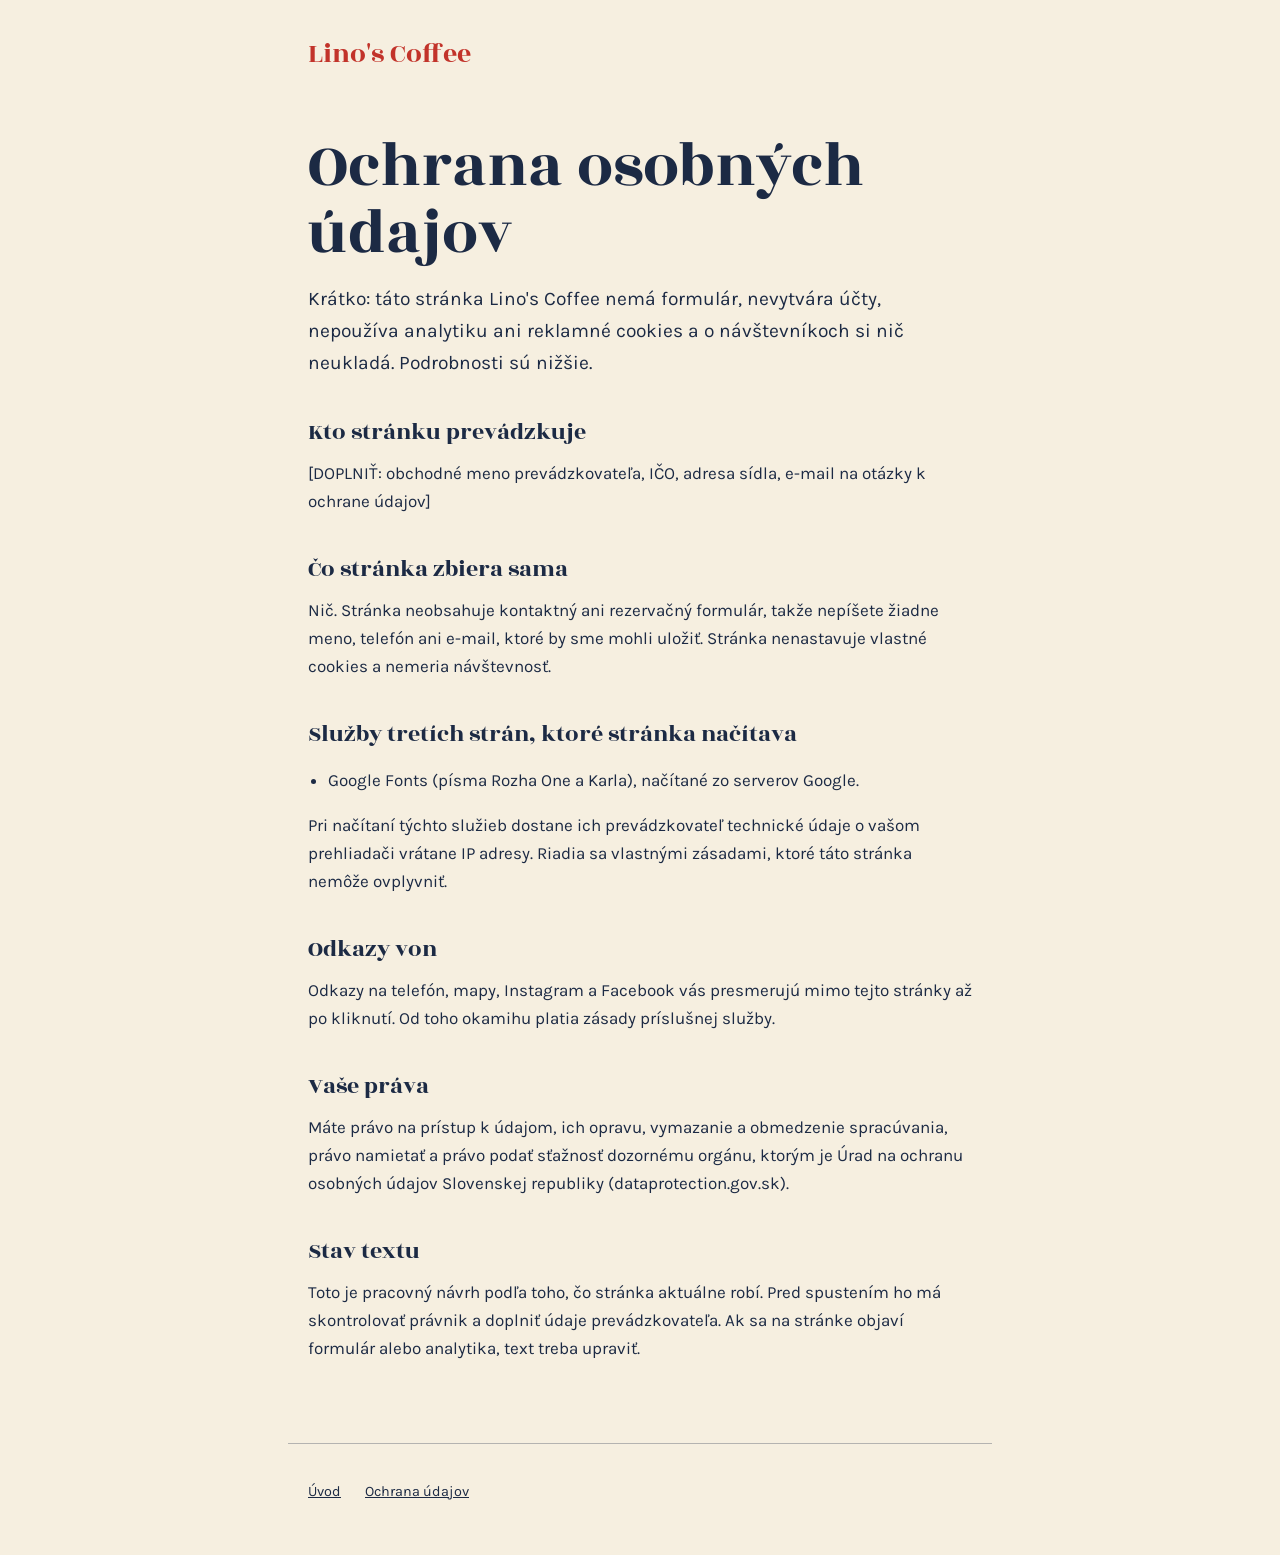
<file: ochrana-udajov.html>
<!doctype html>
<html lang="sk">
<head>
  <meta charset="utf-8">
  <meta name="viewport" content="width=device-width, initial-scale=1">
  <title>Ochrana údajov | Lino's Coffee</title>
  <meta name="description" content="Aké údaje spracúva stránka Lino's Coffee. Návrh na kontrolu právnikom.">
  <meta name="robots" content="noindex">
  <meta name="theme-color" content="#f6efe0">
  <link rel="icon" href="assets/favicon.svg" type="image/svg+xml">
  <link rel="preconnect" href="https://fonts.googleapis.com">
  <link rel="preconnect" href="https://fonts.gstatic.com" crossorigin>
  <link href="https://fonts.googleapis.com/css2?family=Rozha+One&family=Karla:wght@400;500;700&display=swap" rel="stylesheet">
  <link rel="stylesheet" href="style.css">
  <link rel="stylesheet" href="page.css">
</head>
<body class="page-body">
  <main class="page">
    <a class="page-home" href="./">Lino's Coffee</a>
    <div class="page-content">
      <h1>Ochrana osobných údajov</h1>
      <p class="page-lead">Krátko: táto stránka Lino's Coffee nemá formulár, nevytvára účty, nepoužíva analytiku ani reklamné cookies a o návštevníkoch si nič neukladá. Podrobnosti sú nižšie.</p>

      <h2>Kto stránku prevádzkuje</h2>
      <p>[DOPLNIŤ: obchodné meno prevádzkovateľa, IČO, adresa sídla, e-mail na otázky k ochrane údajov]</p>

      <h2>Čo stránka zbiera sama</h2>
      <p>Nič. Stránka neobsahuje kontaktný ani rezervačný formulár, takže nepíšete žiadne meno, telefón ani e-mail, ktoré by sme mohli uložiť. Stránka nenastavuje vlastné cookies a nemeria návštevnosť.</p>

      <h2>Služby tretích strán, ktoré stránka načítava</h2>
      <ul>
        <li>Google Fonts (písma Rozha One a Karla), načítané zo serverov Google.</li>
      </ul>
      <p>Pri načítaní týchto služieb dostane ich prevádzkovateľ technické údaje o vašom prehliadači vrátane IP adresy. Riadia sa vlastnými zásadami, ktoré táto stránka nemôže ovplyvniť.</p>

      <h2>Odkazy von</h2>
      <p>Odkazy na telefón, mapy, Instagram a Facebook vás presmerujú mimo tejto stránky až po kliknutí. Od toho okamihu platia zásady príslušnej služby.</p>

      <h2>Vaše práva</h2>
      <p>Máte právo na prístup k údajom, ich opravu, vymazanie a obmedzenie spracúvania, právo namietať a právo podať sťažnosť dozornému orgánu, ktorým je Úrad na ochranu osobných údajov Slovenskej republiky (dataprotection.gov.sk).</p>

      <h2>Stav textu</h2>
      <p>Toto je pracovný návrh podľa toho, čo stránka aktuálne robí. Pred spustením ho má skontrolovať právnik a doplniť údaje prevádzkovateľa. Ak sa na stránke objaví formulár alebo analytika, text treba upraviť.</p>

    </div>
  </main>
  <footer class="page-footer">
    <a href="./">Úvod</a>
    <a href="ochrana-udajov.html">Ochrana údajov</a>
  </footer>
</body>
</html>
</file>
<file: style.css>
:root {
  --hero-bg: var(--bg);
  --hero-ink: var(--ink);
  --display-weight: 600;
  --display-leading: 1.02;
  --display-tracking: 0;
  --display-case: none;
  --radius: 8px;
  --radius-button: 6px;
  --space-1: 0.5rem;
  --space-2: 1rem;
  --space-3: 1.5rem;
  --space-4: 2.5rem;
  --space-5: 4rem;
  --space-6: 6rem;
  --gutter: 1.25rem;
  --dock-height: 4.75rem;
  --divider-height: 2.25rem;
  --bg: #f6efe0;
  --bg-alt: #ead9bc;
  --ink: #1c2a44;
  --ink-muted: #4f5d78;
  --accent: #c2332a;
  --accent-2: #d49a1c;
  --on-accent: #ffffff;
  --line: rgba(28, 42, 68, 0.3);
  --display-weight: 400;
  --display-leading: 1.05;
  --font-display: "Rozha One", Georgia, serif;
  --font-body: "Karla", "Segoe UI", sans-serif;
  --radius: 3px;
  --radius-button: 3px;
  --board-bg: #24303f;
  --board-frame: #a8794a;
  --board-ink: #f6efe0;
  --art-1: #c2332a;
  --art-2: #f6efe0;
  --art-3: #1c2a44;
  --art-4: #9cc2d6;
  --art-5: #d49a1c;
  --art-6: #ffffff;
}

*,
*::before,
*::after {
  box-sizing: border-box;
}

html {
  scroll-behavior: smooth;
  scroll-padding-top: 4.5rem;
}

body {
  margin: 0;
  padding-bottom: var(--dock-height);
  background: var(--bg);
  color: var(--ink);
  font-family: var(--font-body);
  font-size: 1.0625rem;
  line-height: 1.6;
}

svg {
  display: block;
  max-width: 100%;
}

a {
  color: inherit;
}

:focus-visible {
  outline: 3px solid var(--accent);
  outline-offset: 3px;
}

h1,
h2,
h3 {
  margin: 0;
  font-family: var(--font-display);
  font-weight: var(--display-weight);
  line-height: var(--display-leading);
  letter-spacing: var(--display-tracking);
  text-transform: var(--display-case);
}

h1 {
  font-size: clamp(2.5rem, 9.5vw, 5.25rem);
}

h2 {
  font-size: clamp(2.1rem, 7vw, 3.75rem);
}

p {
  margin: 0 0 1em;
}

.skip-link {
  position: absolute;
  left: var(--gutter);
  top: -4rem;
  z-index: 20;
  padding: 0.75rem 1rem;
  background: var(--accent);
  color: var(--on-accent);
}

.skip-link:focus {
  top: 0.75rem;
}

.topbar {
  display: flex;
  flex-wrap: wrap;
  align-items: center;
  justify-content: space-between;
  gap: 0.25rem var(--space-3);
  padding: 0.5rem var(--gutter);
  background: var(--hero-bg);
  color: var(--hero-ink);
}

.brand {
  display: inline-flex;
  align-items: center;
  gap: 0.6rem;
  min-height: 2.75rem;
  font-family: var(--font-display);
  font-size: var(--brand-size, 1.5rem);
  font-weight: var(--display-weight);
  letter-spacing: var(--display-tracking);
  text-transform: var(--display-case);
  text-decoration: none;
}

.brand-mark {
  flex: none;
  width: 1.9rem;
  height: 1.9rem;
}

.topbar-nav {
  display: flex;
  align-items: center;
  gap: var(--space-2);
  font-size: 0.98rem;
  font-weight: 500;
}

.topbar-nav a:not(.button) {
  display: inline-block;
  padding: 0.7rem 0.15rem;
  text-decoration: none;
}

.topbar-nav a:not(.button):hover {
  text-decoration: underline;
  text-underline-offset: 0.25em;
}

.topbar-nav .topbar-cta {
  display: none;
  min-height: 2.75rem;
}

.button {
  display: inline-flex;
  align-items: center;
  justify-content: center;
  min-height: 3.25rem;
  padding: 0.75rem var(--space-3);
  border: 2px solid var(--accent);
  border-radius: var(--radius-button);
  background: var(--accent);
  color: var(--on-accent);
  font-family: var(--font-body);
  font-weight: 700;
  text-decoration: none;
  text-align: center;
  transition: background-color 0.2s, color 0.2s, border-color 0.2s;
}

.button:hover {
  background: transparent;
  color: inherit;
}

.button-ghost {
  background: transparent;
  border-color: currentColor;
  color: inherit;
}

.button-ghost:hover {
  background: var(--accent);
  border-color: var(--accent);
  color: var(--on-accent);
}

.actions {
  display: flex;
  flex-wrap: wrap;
  gap: 0.75rem;
}

.hero {
  display: grid;
  gap: var(--space-3);
  align-items: center;
  padding: var(--space-2) var(--gutter) var(--space-5);
  background: var(--hero-bg);
  color: var(--hero-ink);
}

.hero-art {
  order: -1;
  justify-self: center;
}

.hero-art svg {
  width: auto;
  height: min(15rem, 32svh);
  max-width: 100%;
}

.hero-kicker {
  margin: 0 0 var(--space-2);
  font-size: 0.82rem;
  font-weight: 700;
  letter-spacing: 0.16em;
  text-transform: uppercase;
  opacity: 0.8;
}

.hero-lede {
  max-width: 30rem;
  margin: var(--space-2) 0;
  font-size: 1.18rem;
  line-height: 1.5;
}

.hero-rating {
  margin: 0 0 var(--space-3);
  font-size: 0.95rem;
  opacity: 0.85;
}

.hero-rating strong {
  font-family: var(--font-display);
  font-size: 1.35rem;
}

.hero .actions {
  display: none;
}

.hero--center {
  text-align: center;
}

.hero--center .hero-lede {
  margin-inline: auto;
}

.hero--center .actions {
  justify-content: center;
}

.divider {
  height: var(--divider-height);
  background: var(--bg) url("assets/motif.svg") repeat-x center / auto 100%;
}

.section-inner {
  max-width: 72rem;
  margin: 0 auto;
  padding: var(--space-5) var(--gutter);
}

.offer-intro {
  max-width: 34rem;
  margin: var(--space-2) 0 0;
  color: var(--ink-muted);
}

.offer-list {
  margin: var(--space-4) 0 0;
  padding: 0;
  list-style: none;
}

.offer-name {
  font-family: var(--font-display);
  font-weight: var(--display-weight);
  font-size: 1.6rem;
  line-height: 1.15;
  text-transform: var(--display-case);
  letter-spacing: var(--display-tracking);
}

.placeholder {
  border-bottom: 1px dashed currentColor;
  color: var(--ink-muted);
  font-family: var(--font-body);
  font-size: 0.92rem;
  font-weight: 400;
  letter-spacing: 0;
  text-transform: none;
}

.offer--menu .offer-list li {
  display: flex;
  align-items: baseline;
  gap: 0.75rem;
  padding: 0.9rem 0;
}

.offer--menu .offer-gap {
  flex: 1;
  min-width: 1rem;
  border-bottom: 2px dotted var(--line);
}

.offer--menu .offer-list {
  max-width: 44rem;
}

.offer--numbered .offer-list {
  counter-reset: item;
  border-top: 1px solid var(--line);
}

.offer--numbered .offer-list li {
  display: grid;
  grid-template-columns: 3.25rem 1fr;
  align-items: baseline;
  column-gap: var(--space-2);
  padding: var(--space-3) 0;
  border-bottom: 1px solid var(--line);
  counter-increment: item;
}

.offer--numbered .offer-list li::before {
  content: counter(item, decimal-leading-zero);
  grid-row: span 2;
  color: var(--accent-2);
  font-family: var(--font-display);
  font-size: 1.6rem;
}

.offer--numbered .offer-name {
  font-size: clamp(1.8rem, 5vw, 2.6rem);
}

.offer--numbered .placeholder {
  grid-column: 2;
  justify-self: start;
  margin-top: 0.35rem;
}

.offer--numbered .offer-gap,
.offer--tiles .offer-gap,
.offer--chips .offer-gap {
  display: none;
}

.offer--tiles .offer-list {
  display: grid;
  gap: var(--space-2);
}

.offer--tiles .offer-list li {
  padding: var(--space-3);
  border: 1px solid var(--line);
  border-top: 6px solid var(--accent);
  border-radius: var(--radius);
  background: var(--bg-alt);
}

.offer--tiles .offer-list li:nth-child(even) {
  border-top-color: var(--accent-2);
}

.offer--tiles .offer-name,
.offer--tiles .placeholder {
  display: block;
}

.offer--tiles .placeholder {
  display: inline-block;
  margin-top: 0.5rem;
}

.offer--chalk .section-inner {
  max-width: 60rem;
}

.offer--chalk .offer-board {
  margin-top: var(--space-4);
  padding: var(--space-3);
  border: 8px solid var(--board-frame);
  border-radius: var(--radius);
  background: var(--board-bg);
  color: var(--board-ink);
}

.offer--chalk .offer-list {
  margin: 0;
}

.offer--chalk .offer-list li {
  display: flex;
  align-items: baseline;
  gap: 0.75rem;
  padding: 0.8rem 0;
  border-bottom: 1px dashed rgba(255, 255, 255, 0.35);
}

.offer--chalk .offer-list li:last-child {
  border-bottom: 0;
}

.offer--chalk .offer-gap {
  flex: 1;
}

.offer--chalk .placeholder {
  color: inherit;
  opacity: 0.8;
}

.offer--chips .offer-list {
  display: flex;
  flex-wrap: wrap;
  gap: 0.75rem;
}

.offer--chips .offer-list li {
  display: flex;
  flex-direction: column;
  gap: 0.25rem;
  padding: 0.9rem 1.25rem;
  border: 2px solid var(--ink);
  border-radius: var(--radius);
}

.offer--chips .offer-list li:nth-child(3n + 2) {
  background: var(--accent);
  border-color: var(--accent);
  color: var(--on-accent);
}

.offer--chips .offer-list li:nth-child(3n + 2) .placeholder {
  color: inherit;
}

.visit {
  background: var(--bg-alt);
}

.visit-grid {
  display: grid;
  gap: var(--space-4);
  margin-top: var(--space-4);
}

.label {
  display: block;
  margin-bottom: 0.5rem;
  color: var(--ink-muted);
  font-size: 0.8rem;
  font-weight: 700;
  letter-spacing: 0.16em;
  text-transform: uppercase;
}

.visit address {
  font-style: normal;
}

.visit address p {
  margin-bottom: 0.25rem;
}

.visit p a,
.contact-links a {
  display: inline-block;
  padding: 0.55rem 0;
  font-weight: 600;
}

.visit p a {
  padding: 0.55rem 0;
}

.visit-rating strong {
  font-family: var(--font-display);
  font-size: 2.5rem;
  line-height: 1;
}

.map {
  display: block;
  width: 100%;
  height: 20rem;
  margin-top: var(--space-4);
  border: 0;
  border-radius: var(--radius);
}

.footer {
  padding: var(--space-3) var(--gutter) var(--space-4);
  background: var(--footer-bg, var(--ink));
  color: var(--footer-ink, var(--bg));
  font-size: 0.9rem;
}

.footer-links {
  display: flex;
  flex-wrap: wrap;
  gap: var(--space-3);
  margin: 0;
}

.footer-links a {
  display: inline-block;
  padding: 0.7rem 0;
}

.footer-note {
  margin: var(--space-1) 0 0;
  opacity: 0.8;
}

.dock {
  position: fixed;
  inset: auto 0 0 0;
  z-index: 15;
  display: grid;
  grid-template-columns: 1.4fr 1fr;
  gap: 0.75rem;
  padding: 0.75rem var(--gutter) calc(0.75rem + env(safe-area-inset-bottom));
  background: var(--footer-bg, var(--ink));
  color: var(--footer-ink, var(--bg));
  border-top: 1px solid var(--line);
}

@media (min-width: 48rem) {
  :root {
    --gutter: 3rem;
  }

  body {
    padding-bottom: 0;
  }

  .dock {
    display: none;
  }

  .topbar {
    padding-block: 0.75rem;
  }

  .topbar-nav .topbar-cta {
    display: inline-flex;
  }

  .hero {
    grid-template-columns: minmax(0, 1.1fr) minmax(0, 0.9fr);
    gap: var(--space-5);
    min-height: min(44rem, calc(100svh - 4.5rem));
    padding-top: var(--space-4);
  }

  .hero--center {
    grid-template-columns: minmax(0, 1fr);
    gap: var(--space-4);
    align-content: center;
  }

  .hero--center .hero-art {
    order: 0;
  }

  .hero-art {
    order: 0;
    justify-self: end;
  }

  .hero--reverse .hero-art {
    order: -1;
    justify-self: start;
  }

  .hero-art svg {
    height: min(34rem, 68svh);
  }

  .hero--center .hero-art svg {
    height: min(21rem, 36svh);
  }

  .hero .actions {
    display: flex;
  }

  .offer--tiles .offer-list {
    grid-template-columns: repeat(3, 1fr);
  }

  .visit-grid {
    grid-template-columns: repeat(3, 1fr);
    gap: var(--space-5);
  }
}

@media (min-width: 75rem) {
  :root {
    --gutter: max(4rem, calc((100vw - 76rem) / 2));
  }
}

@media (prefers-reduced-motion: reduce) {
  html {
    scroll-behavior: auto;
  }

  .button {
    transition: none;
  }
}

.hero-banner {
  grid-column: 1 / -1;
  order: -2;
  margin: calc(var(--space-2) * -1) calc(var(--gutter) * -1) 0;
}

.hero-banner {
  align-self: start;
}

.hero:has(.hero-banner) {
  align-content: start;
}

.hero-banner svg {
  display: block;
  width: 100%;
  height: auto;
}

.hero-art {
  position: relative;
}

.idea-hint {
  margin: var(--space-1) 0 0;
  font-size: 0.85rem;
  text-align: center;
  opacity: 0.75;
}

.controls {
  display: flex;
  flex-wrap: wrap;
  justify-content: center;
  gap: 0.5rem;
  margin-top: var(--space-2);
}

.control {
  min-height: 2.75rem;
  padding: 0.5rem 1rem;
  border: 2px solid currentColor;
  border-radius: var(--radius-button);
  background: transparent;
  color: inherit;
  font: inherit;
  font-size: 0.95rem;
  font-weight: 600;
  cursor: pointer;
  transition: background-color 0.2s, color 0.2s, border-color 0.2s;
}

.control:hover,
.control[aria-pressed="true"] {
  background: var(--accent);
  border-color: var(--accent);
  color: var(--on-accent);
}

@media (prefers-reduced-motion: reduce) {
  *,
  *::before,
  *::after {
    transition: none !important;
    animation: none !important;
  }

  .control[data-replay] {
    display: none;
  }
}

.art [role="button"],
.art a {
  cursor: pointer;
}

.art [role="button"]:focus-visible,
.art a:focus-visible {
  outline: 3px solid var(--accent);
  outline-offset: 4px;
}

.block {
  --s-bg: var(--bg);
  --s-ink: var(--ink);
  --s-muted: var(--ink-muted);
  --s-line: var(--line);
  --s-accent: var(--accent);
  --s-on-accent: var(--on-accent);
  position: relative;
  background: var(--s-bg);
  color: var(--s-ink);
}

.tone-alt {
  --s-bg: var(--bg-alt);
}

.tone-ink {
  --s-bg: var(--ink);
  --s-ink: var(--bg);
  --s-muted: color-mix(in srgb, var(--bg) 76%, var(--ink));
  --s-line: color-mix(in srgb, var(--bg) 26%, transparent);
  --s-accent: var(--tone-ink-accent, color-mix(in srgb, var(--accent) 55%, var(--bg)));
  --s-on-accent: var(--ink);
}

.tone-accent {
  --s-bg: var(--accent);
  --s-ink: var(--on-accent);
  --s-muted: var(--on-accent);
  --s-line: color-mix(in srgb, var(--on-accent) 36%, transparent);
  --s-accent: var(--on-accent);
  --s-on-accent: var(--accent);
}

.block-inner {
  padding: var(--space-5) var(--gutter);
}

.block-title {
  max-width: 18ch;
  font-size: clamp(2.3rem, 6.4vw, 4.75rem);
}

.block-lead {
  max-width: 38rem;
  margin: var(--space-2) 0 0;
  color: var(--s-muted);
  font-size: 1.16rem;
  line-height: 1.5;
}

.block-lead:empty {
  display: none;
}

.block-note {
  max-width: 38rem;
  margin: var(--space-3) 0 0;
  color: var(--s-muted);
  font-size: 0.9rem;
}

.block .button {
  border-color: var(--s-accent);
  background: var(--s-accent);
  color: var(--s-on-accent);
}

.block .button:hover {
  background: transparent;
  color: var(--s-ink);
}

.block .button-ghost {
  border-color: currentColor;
  background: transparent;
  color: var(--s-ink);
}

.block .button-ghost:hover {
  border-color: var(--s-accent);
  background: var(--s-accent);
  color: var(--s-on-accent);
}

.statement-text {
  max-width: 24ch;
  margin: 0;
  font-family: var(--font-display);
  font-size: clamp(2.2rem, 6.6vw, 5.4rem);
  font-weight: var(--display-weight);
  line-height: 1.04;
  letter-spacing: var(--display-tracking);
  text-transform: var(--display-case);
}

.statement-text em {
  color: var(--s-accent);
  font-style: normal;
}

.statement-facts {
  display: grid;
  gap: var(--space-3);
  margin: var(--space-4) 0 0;
  padding: var(--space-3) 0 0;
  border-top: 1px solid var(--s-line);
}

.statement-facts dt {
  margin-bottom: 0.25rem;
  color: var(--s-muted);
  font-size: 0.8rem;
  font-weight: 700;
  letter-spacing: 0.14em;
  text-transform: uppercase;
}

.statement-facts dd {
  margin: 0;
  font-family: var(--font-display);
  font-size: clamp(1.35rem, 3vw, 1.85rem);
  font-weight: var(--display-weight);
  line-height: 1.15;
}

.rows {
  margin: var(--space-4) 0 0;
  padding: 0;
  list-style: none;
  border-top: 1px solid var(--s-line);
}

.row {
  display: grid;
  gap: var(--space-1);
  padding: var(--space-3) 0;
  border-bottom: 1px solid var(--s-line);
}

.row-name {
  font-family: var(--font-display);
  font-size: clamp(1.75rem, 4.6vw, 3rem);
  font-weight: var(--display-weight);
  line-height: 1.06;
  letter-spacing: var(--display-tracking);
  text-transform: var(--display-case);
}

.row-text {
  max-width: 34rem;
  margin: 0;
  color: var(--s-muted);
}

.steps {
  display: grid;
  gap: var(--space-4);
  margin: var(--space-4) 0 0;
  padding: 0;
  list-style: none;
  counter-reset: step;
}

.step {
  position: relative;
  padding-left: 3.75rem;
  counter-increment: step;
}

.step::before {
  content: counter(step);
  position: absolute;
  top: -0.2rem;
  left: 0;
  display: grid;
  place-items: center;
  width: 2.75rem;
  height: 2.75rem;
  border-radius: var(--radius);
  background: var(--s-accent);
  color: var(--s-on-accent);
  font-family: var(--font-display);
  font-size: 1.35rem;
  font-weight: var(--display-weight);
}

.step-art {
  width: 100%;
  max-width: 13rem;
  margin-bottom: var(--space-2);
}

.step-title {
  font-size: 1.5rem;
  line-height: 1.15;
}

.step-text {
  margin: 0.4rem 0 0;
  color: var(--s-muted);
}

.week-head {
  display: grid;
  gap: var(--space-3);
}

.week-status {
  display: inline-flex;
  align-items: center;
  gap: 0.6rem;
  margin: 0;
  font-weight: 700;
}

.week-status::before {
  content: "";
  width: 0.7rem;
  height: 0.7rem;
  border-radius: 50%;
  background: var(--s-muted);
}

.week-status[data-open="true"]::before {
  background: var(--s-accent);
}

.week {
  margin: var(--space-4) 0 0;
  padding: 0;
  list-style: none;
}

.week-day {
  display: grid;
  grid-template-columns: 2.5rem minmax(0, 1fr) auto;
  align-items: center;
  gap: var(--space-2);
  min-height: 3rem;
  border-top: 1px solid var(--s-line);
}

.week-day.is-today {
  font-weight: 700;
}

.week-track {
  position: relative;
  height: 0.75rem;
  border-radius: 2px;
  background: color-mix(in srgb, var(--s-ink) 9%, transparent);
}

.week-bar {
  position: absolute;
  top: 0;
  bottom: 0;
  left: var(--from);
  width: var(--span);
  border-radius: 2px;
  background: color-mix(in srgb, var(--s-accent) 62%, var(--s-bg));
}

.week-day.is-today .week-bar {
  background: var(--s-accent);
}

.week-time {
  min-width: 6.4rem;
  font-variant-numeric: tabular-nums;
  text-align: right;
}

.notes {
  display: grid;
  gap: 0;
  margin: var(--space-4) 0 0;
  padding: 0;
  list-style: none;
  border-top: 1px solid var(--s-line);
}

.note {
  display: grid;
  gap: 0.2rem;
  padding: var(--space-2) 0;
  border-bottom: 1px solid var(--s-line);
}

.note-title {
  font-weight: 700;
}

.note-text {
  margin: 0;
  color: var(--s-muted);
}

.note-text a {
  display: inline-block;
  padding: 0.65rem 0;
  color: var(--s-ink);
  font-weight: 700;
}

.place-grid {
  display: grid;
}

.place-map {
  position: relative;
  min-height: 21rem;
  overflow: hidden;
  background: var(--bg-alt);
}

.street-map {
  position: absolute;
  inset: 0;
  width: 100%;
  height: 100%;
  max-width: none;
}

.map-street {
  font-family: var(--font-body);
  font-size: 15px;
  font-weight: 600;
  letter-spacing: 0.03em;
  paint-order: stroke;
  stroke: var(--bg);
  stroke-width: 4px;
  stroke-linejoin: round;
}

.map-pin-label {
  font-family: var(--font-display);
  font-size: 24px;
  font-weight: var(--display-weight);
  paint-order: stroke;
  stroke: var(--bg);
  stroke-width: 6px;
  stroke-linejoin: round;
}

.place-credit {
  position: absolute;
  right: 0;
  bottom: 0;
  z-index: 1;
  padding: 0.15rem 0.5rem;
  background: color-mix(in srgb, var(--s-bg) 82%, transparent);
  font-size: 0.72rem;
}

.place-copy {
  padding: var(--space-5) var(--gutter);
}

.place-copy .block-title {
  font-size: clamp(2rem, 3.6vw, 3.25rem);
}

.block-title,
.statement-text,
.closing-title,
.row-name,
.step-title {
  overflow-wrap: break-word;
  hyphens: auto;
}

.place-address {
  margin: var(--space-3) 0 0;
  font-style: normal;
  font-size: 1.2rem;
  line-height: 1.4;
}

.place-text {
  max-width: 30rem;
  margin: var(--space-2) 0 0;
  color: var(--s-muted);
}

.place-links {
  display: grid;
  justify-items: start;
  gap: 0.15rem;
  margin: var(--space-3) 0 0;
  padding: 0;
  list-style: none;
}

.place-links a {
  display: inline-block;
  padding: 0.6rem 0;
  font-weight: 700;
}

.photo-band {
  margin: 0;
}

.photo-band img {
  display: block;
  width: 100%;
  height: clamp(20rem, 62vw, 40rem);
  object-fit: cover;
}

.photo-band figcaption {
  padding: var(--space-1) var(--gutter);
  background: var(--s-bg);
  color: var(--s-muted);
  font-size: 0.8rem;
}

.closing-grid {
  display: grid;
  gap: var(--space-4);
}

.closing-title {
  max-width: 14ch;
  font-size: clamp(2.6rem, 8.6vw, 6.5rem);
}

.closing-score {
  margin: 0;
}

.closing-score strong {
  display: block;
  margin-bottom: 0.4rem;
  font-variant-numeric: lining-nums;
  font-family: var(--font-display);
  font-size: clamp(4rem, 13vw, 8.5rem);
  font-weight: var(--display-weight);
  line-height: 1;
}

.closing .actions {
  margin-top: var(--space-3);
}

.topbar-nav a:not(.button) {
  white-space: nowrap;
}

.dock {
  grid-template-columns: 1.9fr 1fr;
}

.dock .button {
  padding-inline: 0.5rem;
  font-size: clamp(0.84rem, 3.9vw, 0.98rem);
  line-height: 1.15;
}

@media (max-width: 47.99rem) {
  .topbar {
    flex-wrap: nowrap;
    gap: 0.75rem;
  }

  .brand {
    min-width: 0;
    white-space: nowrap;
  }

  .topbar-nav {
    gap: 0.7rem;
    font-size: 0.9rem;
  }

  .topbar-nav a:not(.button):nth-of-type(n + 3) {
    display: none;
  }
}

@media (min-width: 48rem) {
  .block-inner {
    padding-block: var(--space-6);
  }

  .statement-facts {
    grid-template-columns: repeat(auto-fit, minmax(11rem, 1fr));
    gap: var(--space-4);
  }

  .row {
    grid-template-columns: minmax(0, 1fr) minmax(0, 1fr);
    align-items: baseline;
    gap: var(--space-4);
  }

  .steps {
    grid-template-columns: repeat(var(--step-count, 3), minmax(0, 1fr));
    gap: var(--space-3);
  }

  .step {
    padding-left: 0;
    padding-top: 3.75rem;
  }

  .week-head {
    grid-template-columns: minmax(0, 1fr) auto;
    align-items: end;
  }

  .notes {
    grid-template-columns: repeat(2, minmax(0, 1fr));
    column-gap: var(--space-5);
  }

  .place-grid {
    grid-template-columns: minmax(0, 1.5fr) minmax(0, 1fr);
    min-height: 40rem;
  }

  .place-grid--flip .place-map {
    order: 1;
  }

  .place-copy {
    align-self: center;
    padding-left: var(--space-5);
  }

  .place-grid--flip .place-copy {
    padding-right: var(--space-5);
    padding-left: var(--gutter);
  }

  .closing-grid {
    grid-template-columns: minmax(0, 1fr) auto;
    align-items: end;
  }
}

.chalkboard {
  display: grid;
  gap: var(--space-3);
  margin-top: var(--space-4);
  padding: var(--space-4) var(--space-3);
  border: 10px solid var(--board-frame, #6b4a2a);
  border-radius: var(--radius);
  background: var(--board-bg, #23302a);
  color: var(--board-ink, #f4f1e6);
}

.chalk-line {
  display: grid;
  gap: 0.2rem;
  padding-bottom: var(--space-2);
  border-bottom: 1px dashed color-mix(in srgb, var(--board-ink, #f4f1e6) 40%, transparent);
}

.chalk-line:last-child {
  padding-bottom: 0;
  border-bottom: 0;
}

.chalk-name {
  font-family: var(--font-display);
  font-size: clamp(1.7rem, 4.4vw, 2.7rem);
  font-weight: var(--display-weight);
  line-height: 1.08;
}

.chalk-text {
  margin: 0;
  opacity: 0.86;
}

@media (min-width: 48rem) {
  .chalkboard {
    grid-template-columns: repeat(2, minmax(0, 1fr));
    gap: var(--space-3) var(--space-5);
    padding: var(--space-5);
  }
}
.fa1{fill:var(--art-1)}
.sa1{stroke:var(--art-1);fill:none}
.fa2{fill:var(--art-2)}
.sa2{stroke:var(--art-2);fill:none}
.fa3{fill:var(--art-3)}
.sa3{stroke:var(--art-3);fill:none}
.fa4{fill:var(--art-4)}
.sa4{stroke:var(--art-4);fill:none}
.fa5{fill:var(--art-5)}
.sa5{stroke:var(--art-5);fill:none}
.fa6{fill:var(--art-6)}
.sa6{stroke:var(--art-6);fill:none}
.fn{fill:none}
.fb{fill:var(--hero-bg)}
.art-text{font-family:var(--font-display);font-weight:var(--display-weight)}
.art{stroke-linecap:round;stroke-linejoin:round}.offer--chalk .offer-name {
  font-size: 1.5rem;
}

.hero-banner--awning svg {
  height: clamp(4rem, 7vw, 6rem);
}

.linos .pane-slide {
  transition: transform 0.9s cubic-bezier(0.3, 0.7, 0.2, 1);
}

.linos .steam {
  opacity: 0;
  transition: opacity 0.6s 0.5s;
}

.linos.is-open .pane-slide {
  transform: translateX(110px);
}

.linos.is-open .steam {
  opacity: 0.85;
}

@media (prefers-reduced-motion: no-preference) {
.awning {
  transform-origin: 600px 0;
  animation: awning-roll 0.9s cubic-bezier(0.2, 0.9, 0.3, 1) both;
}

.linos.is-open .steam {
  animation: steam-rise 2.4s ease-in-out infinite;
  animation-delay: calc(var(--i) * 0.5s);
}

@keyframes awning-roll {
  from { transform: scaleY(0.1); }
  to { transform: scaleY(1); }
}

@keyframes steam-rise {
  0% { transform: translateY(8px); opacity: 0; }
  40% { opacity: 0.85; }
  100% { transform: translateY(-14px); opacity: 0; }
}
}
</file>
<file: page.css>
:root {
  --page-bg: var(--bg);
  --page-ink: var(--ink);
  --page-accent: var(--accent);
  --page-accent-ink: var(--on-accent);
  --page-line: var(--line);
  --page-display-font: var(--font-display);
  --page-body-font: var(--font-body);
}

.page-body {
  min-height: 100vh;
  padding-bottom: 0;
  background: var(--page-bg);
  color: var(--page-ink);
  font-family: var(--page-body-font);
}

.page {
  max-width: 44rem;
  margin: 0 auto;
  padding: 1.5rem 1.25rem 4rem;
}

.page-home {
  display: inline-block;
  margin-bottom: 3rem;
  padding: 0.5rem 0;
  color: var(--page-accent);
  font-family: var(--page-display-font);
  font-size: 1.75rem;
  text-decoration: none;
}

.page-content h1 {
  margin-bottom: 1rem;
  font-family: var(--page-display-font);
  font-size: clamp(2.5rem, 8vw, 4rem);
  line-height: 1.05;
}

.page-content h2 {
  margin: 2.5rem 0 0.75rem;
  font-family: var(--page-display-font);
  font-size: 1.5rem;
  line-height: 1.2;
}

.page-content p,
.page-content li {
  line-height: 1.65;
}

.page-content ul {
  padding-left: 1.25rem;
}

.page-lead {
  font-size: 1.2rem;
}

.page-code {
  margin: 0;
  color: var(--page-accent);
  font-family: var(--page-display-font);
  font-size: clamp(5rem, 24vw, 10rem);
  line-height: 1;
}

.page-button {
  display: inline-flex;
  align-items: center;
  min-height: 3.25rem;
  padding: 0.75rem 1.5rem;
  background: var(--page-accent);
  color: var(--page-accent-ink);
  font-weight: 700;
  text-decoration: none;
}

.page-button:hover {
  background: var(--page-ink);
}

.page-content a:not(.page-button) {
  text-decoration-color: var(--page-accent);
  text-underline-offset: 0.2em;
}

.page-footer {
  display: flex;
  gap: 1.5rem;
  max-width: 44rem;
  margin: 0 auto;
  padding: 1.5rem 1.25rem 2.5rem;
  border-top: 1px solid var(--page-line);
  font-size: 0.9rem;
}

.page-footer a {
  display: inline-block;
  padding: 0.75rem 0;
}

.page-content p a:not(.page-button) {
  display: inline-block;
  padding: 0.5rem 0;
}
</file>
